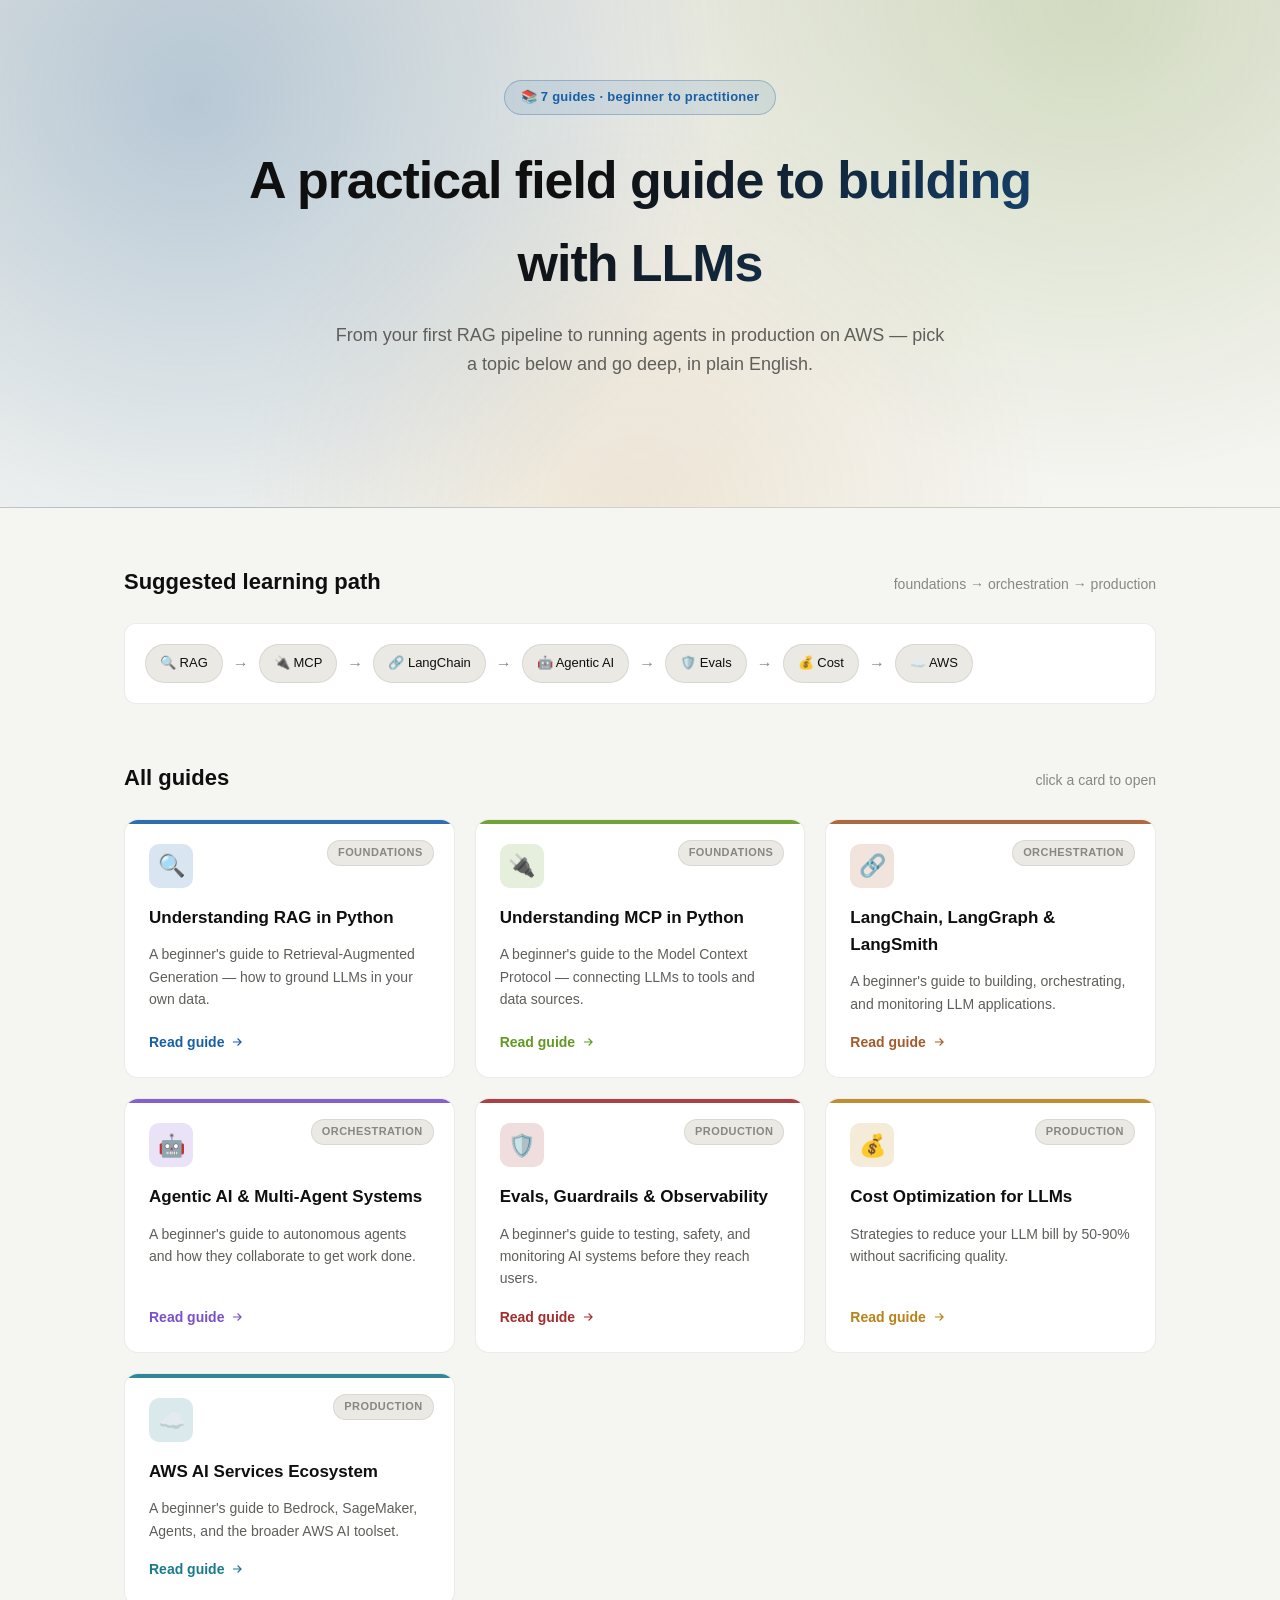
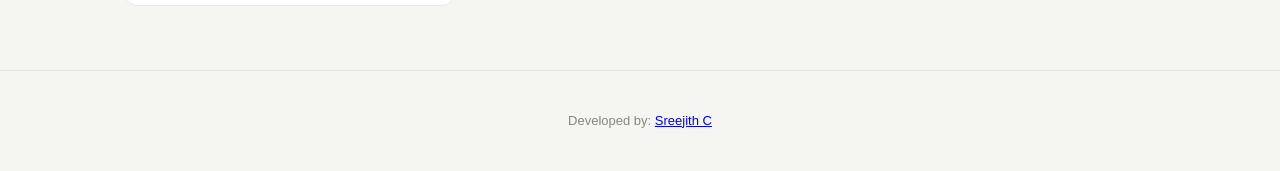
<file: index.html>
<!DOCTYPE html>
<html lang="en">
<head>
<meta charset="UTF-8">
<meta name="viewport" content="width=device-width, initial-scale=1.0">
<title>GenAI Guides — A Practical Field Guide to Building with LLMs</title>
<link rel="stylesheet" href="shared.css">
<style>
    /* ---------- Hero ---------- */
    .hero {
        position: relative;
        overflow: hidden;
        padding: 5rem 1.5rem 6rem;
        background:
            radial-gradient(circle at 15% 20%, rgba(24, 95, 165, 0.25), transparent 45%),
            radial-gradient(circle at 85% 0%, rgba(99, 153, 34, 0.18), transparent 40%),
            radial-gradient(circle at 50% 100%, rgba(186, 117, 23, 0.12), transparent 50%),
            linear-gradient(180deg, var(--surface-1) 0%, var(--surface-0) 100%);
        border-bottom: 0.5px solid var(--border);
        text-align: center;
    }

    .eyebrow {
        display: inline-flex;
        align-items: center;
        gap: 8px;
        background: var(--bg-accent);
        color: var(--fill-accent);
        border: 0.5px solid var(--border-accent);
        border-radius: 999px;
        padding: 6px 16px;
        font-size: 13px;
        font-weight: 600;
        letter-spacing: 0.02em;
        margin-bottom: 1.5rem;
    }

    .hero h1 {
        font-size: clamp(32px, 5vw, 52px);
        font-weight: 600;
        letter-spacing: -0.02em;
        max-width: 820px;
        margin: 0 auto 1rem;
        background: linear-gradient(135deg, var(--text-primary) 40%, var(--fill-accent) 120%);
        -webkit-background-clip: text;
        background-clip: text;
        color: transparent;
    }

    .hero p {
        color: var(--text-secondary);
        font-size: clamp(15px, 2vw, 18px);
        max-width: 620px;
        margin: 0 auto 2rem;
    }

    /* ---------- Content ---------- */
    .wrap {
        max-width: 1080px;
        margin: 0 auto;
        padding: 0 1.5rem;
    }

    .section-head {
        display: flex;
        align-items: baseline;
        justify-content: space-between;
        margin: 3.5rem 0 1.5rem;
        flex-wrap: wrap;
        gap: 8px;
    }

    .section-head h2 {
        font-size: 22px;
        font-weight: 600;
    }

    .section-head span {
        color: var(--text-muted);
        font-size: 14px;
    }

    .grid {
        display: grid;
        grid-template-columns: repeat(auto-fill, minmax(300px, 1fr));
        gap: 1.25rem;
        padding-bottom: 4rem;
    }

    .card {
        position: relative;
        display: flex;
        flex-direction: column;
        gap: 0.75rem;
        background: var(--surface-2);
        border: 0.5px solid var(--border);
        border-radius: 14px;
        padding: 1.5rem;
        margin-bottom: 0;
        text-decoration: none;
        color: inherit;
        overflow: hidden;
        transition: transform 0.2s ease, box-shadow 0.2s ease, border-color 0.2s ease;
    }

    .card::before {
        content: "";
        position: absolute;
        inset: 0 0 auto 0;
        height: 4px;
        background: var(--accent, var(--fill-accent));
        opacity: 0.9;
    }

    .card:hover {
        transform: translateY(-4px);
        box-shadow: 0 12px 28px rgba(0, 0, 0, 0.10);
        border-color: var(--border-accent);
    }

    .card-icon {
        width: 44px;
        height: 44px;
        display: flex;
        align-items: center;
        justify-content: center;
        border-radius: 10px;
        font-size: 22px;
        background: color-mix(in srgb, var(--accent, var(--fill-accent)) 16%, transparent);
    }

    .card-tag {
        position: absolute;
        top: 1.25rem;
        right: 1.25rem;
        font-size: 11px;
        font-weight: 600;
        letter-spacing: 0.04em;
        text-transform: uppercase;
        color: var(--text-muted);
        background: var(--surface-1);
        border: 0.5px solid var(--border);
        border-radius: 999px;
        padding: 3px 10px;
    }

    .card h3 {
        font-size: 17px;
        font-weight: 600;
        margin-top: 0.25rem;
    }

    .card p {
        color: var(--text-secondary);
        font-size: 14px;
        flex-grow: 1;
    }

    .card .cta {
        display: inline-flex;
        align-items: center;
        gap: 6px;
        font-size: 14px;
        font-weight: 600;
        color: var(--accent, var(--fill-accent));
        margin-top: 0.25rem;
    }

    .card:hover .cta svg {
        transform: translateX(3px);
    }

    .card .cta svg {
        transition: transform 0.2s ease;
    }

    /* ---------- Path strip ---------- */
    .path-strip {
        display: flex;
        align-items: center;
        gap: 10px;
        overflow-x: auto;
        padding: 1.25rem;
        background: var(--surface-2);
        border: 0.5px solid var(--border);
        border-radius: 12px;
        margin-bottom: 1rem;
    }

    .path-node {
        flex-shrink: 0;
        display: flex;
        align-items: center;
        gap: 8px;
        padding: 8px 14px;
        border-radius: 999px;
        background: var(--surface-1);
        border: 0.5px solid var(--border);
        font-size: 13px;
        font-weight: 500;
        text-decoration: none;
        color: var(--text-primary);
        white-space: nowrap;
        transition: background 0.2s, border-color 0.2s;
    }

    .path-node:hover {
        background: var(--bg-accent);
        border-color: var(--border-accent);
        color: var(--fill-accent);
    }

    .path-arrow {
        flex-shrink: 0;
        color: var(--text-muted);
    }

    /* ---------- Footer ---------- */
    footer {
        border-top: 0.5px solid var(--border);
        padding: 2.5rem 1.5rem;
        text-align: center;
        color: var(--text-muted);
        font-size: 13px;
    }

    @media (max-width: 640px) {
        .hero { padding: 3.5rem 1.25rem 4rem; }
    }
</style>
</head>
<body>

    <section class="hero">
        <div class="eyebrow">📚 7 guides · beginner to practitioner</div>
        <h1>A practical field guide to building with LLMs</h1>
        <p>From your first RAG pipeline to running agents in production on AWS — pick a topic below and go deep, in plain English.</p>
    </section>

    <div class="wrap">

        <div class="section-head">
            <h2>Suggested learning path</h2>
            <span>foundations → orchestration → production</span>
        </div>
        <div class="path-strip">
            <a class="path-node" href="RAG_Python_Beginner_Guide.html">🔍 RAG</a>
            <span class="path-arrow">→</span>
            <a class="path-node" href="MCP_Python_Beginner_Guide.html">🔌 MCP</a>
            <span class="path-arrow">→</span>
            <a class="path-node" href="LangChain_LangGraph_LangSmith_Guide.html">🔗 LangChain</a>
            <span class="path-arrow">→</span>
            <a class="path-node" href="Agentic_AI_MultiAgent_Systems_Guide.html">🤖 Agentic AI</a>
            <span class="path-arrow">→</span>
            <a class="path-node" href="Evals_Guardrails_Observability_Guide.html">🛡️ Evals</a>
            <span class="path-arrow">→</span>
            <a class="path-node" href="Cost_Optimization_for_LLMs_Guide.html">💰 Cost</a>
            <span class="path-arrow">→</span>
            <a class="path-node" href="AWS_AI_Bedrock_SageMaker_Agents_Guide.html">☁️ AWS</a>
        </div>

        <div class="section-head">
            <h2>All guides</h2>
            <span>click a card to open</span>
        </div>
        <div class="grid">

            <a class="card" style="--accent:#185fa5" href="RAG_Python_Beginner_Guide.html">
                <span class="card-tag">Foundations</span>
                <div class="card-icon">🔍</div>
                <h3>Understanding RAG in Python</h3>
                <p>A beginner's guide to Retrieval-Augmented Generation — how to ground LLMs in your own data.</p>
                <span class="cta">Read guide <svg width="14" height="14" viewBox="0 0 24 24" fill="none" stroke="currentColor" stroke-width="2"><path d="M5 12h14M13 6l6 6-6 6"/></svg></span>
            </a>

            <a class="card" style="--accent:#639922" href="MCP_Python_Beginner_Guide.html">
                <span class="card-tag">Foundations</span>
                <div class="card-icon">🔌</div>
                <h3>Understanding MCP in Python</h3>
                <p>A beginner's guide to the Model Context Protocol — connecting LLMs to tools and data sources.</p>
                <span class="cta">Read guide <svg width="14" height="14" viewBox="0 0 24 24" fill="none" stroke="currentColor" stroke-width="2"><path d="M5 12h14M13 6l6 6-6 6"/></svg></span>
            </a>

            <a class="card" style="--accent:#a35a2d" href="LangChain_LangGraph_LangSmith_Guide.html">
                <span class="card-tag">Orchestration</span>
                <div class="card-icon">🔗</div>
                <h3>LangChain, LangGraph & LangSmith</h3>
                <p>A beginner's guide to building, orchestrating, and monitoring LLM applications.</p>
                <span class="cta">Read guide <svg width="14" height="14" viewBox="0 0 24 24" fill="none" stroke="currentColor" stroke-width="2"><path d="M5 12h14M13 6l6 6-6 6"/></svg></span>
            </a>

            <a class="card" style="--accent:#7a4fc9" href="Agentic_AI_MultiAgent_Systems_Guide.html">
                <span class="card-tag">Orchestration</span>
                <div class="card-icon">🤖</div>
                <h3>Agentic AI & Multi-Agent Systems</h3>
                <p>A beginner's guide to autonomous agents and how they collaborate to get work done.</p>
                <span class="cta">Read guide <svg width="14" height="14" viewBox="0 0 24 24" fill="none" stroke="currentColor" stroke-width="2"><path d="M5 12h14M13 6l6 6-6 6"/></svg></span>
            </a>

            <a class="card" style="--accent:#a32d2d" href="Evals_Guardrails_Observability_Guide.html">
                <span class="card-tag">Production</span>
                <div class="card-icon">🛡️</div>
                <h3>Evals, Guardrails & Observability</h3>
                <p>A beginner's guide to testing, safety, and monitoring AI systems before they reach users.</p>
                <span class="cta">Read guide <svg width="14" height="14" viewBox="0 0 24 24" fill="none" stroke="currentColor" stroke-width="2"><path d="M5 12h14M13 6l6 6-6 6"/></svg></span>
            </a>

            <a class="card" style="--accent:#b98217" href="Cost_Optimization_for_LLMs_Guide.html">
                <span class="card-tag">Production</span>
                <div class="card-icon">💰</div>
                <h3>Cost Optimization for LLMs</h3>
                <p>Strategies to reduce your LLM bill by 50-90% without sacrificing quality.</p>
                <span class="cta">Read guide <svg width="14" height="14" viewBox="0 0 24 24" fill="none" stroke="currentColor" stroke-width="2"><path d="M5 12h14M13 6l6 6-6 6"/></svg></span>
            </a>

            <a class="card" style="--accent:#1a7a8c" href="AWS_AI_Bedrock_SageMaker_Agents_Guide.html">
                <span class="card-tag">Production</span>
                <div class="card-icon">☁️</div>
                <h3>AWS AI Services Ecosystem</h3>
                <p>A beginner's guide to Bedrock, SageMaker, Agents, and the broader AWS AI toolset.</p>
                <span class="cta">Read guide <svg width="14" height="14" viewBox="0 0 24 24" fill="none" stroke="currentColor" stroke-width="2"><path d="M5 12h14M13 6l6 6-6 6"/></svg></span>
            </a>

        </div>
    </div>

        <footer>Developed by: <a href="https://www.linkedin.com/in/sreejithc321/" target="_blank" rel="noopener">Sreejith C</a></footer>


</body>
</html>
</file>
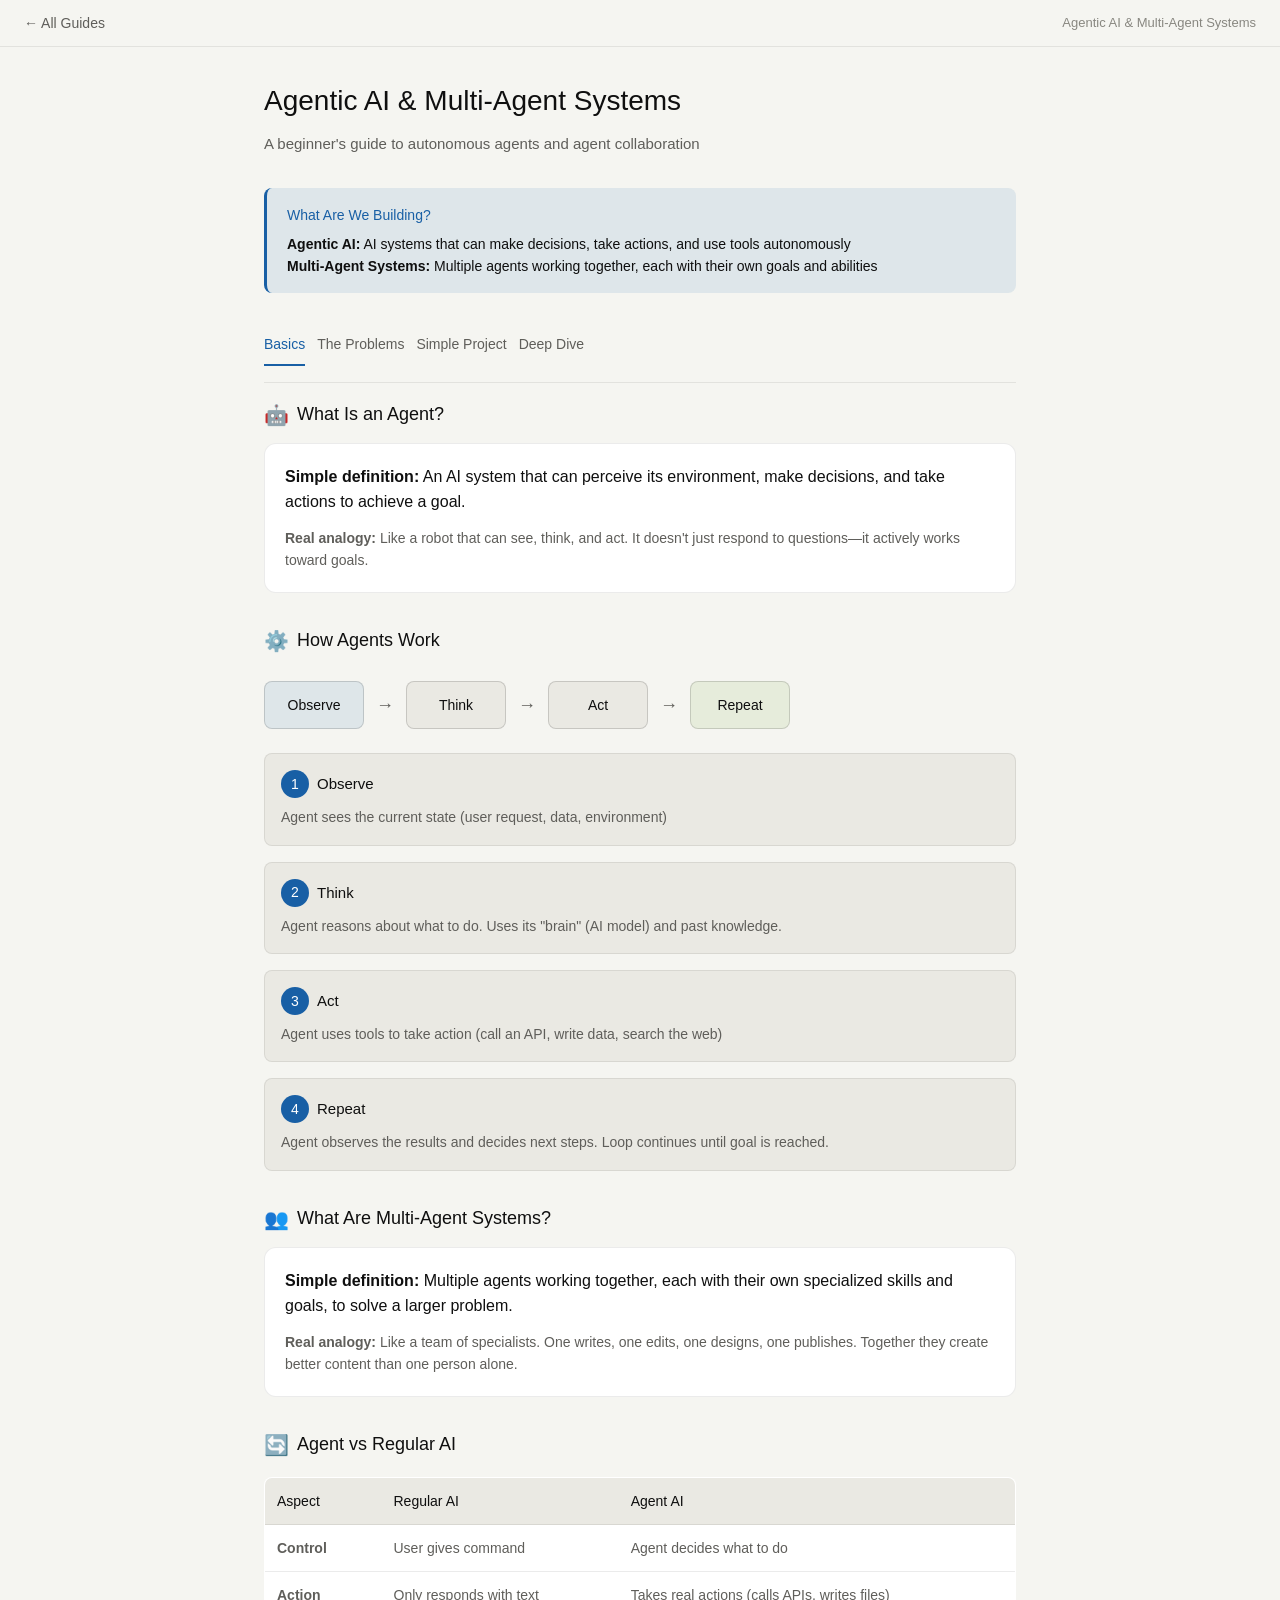
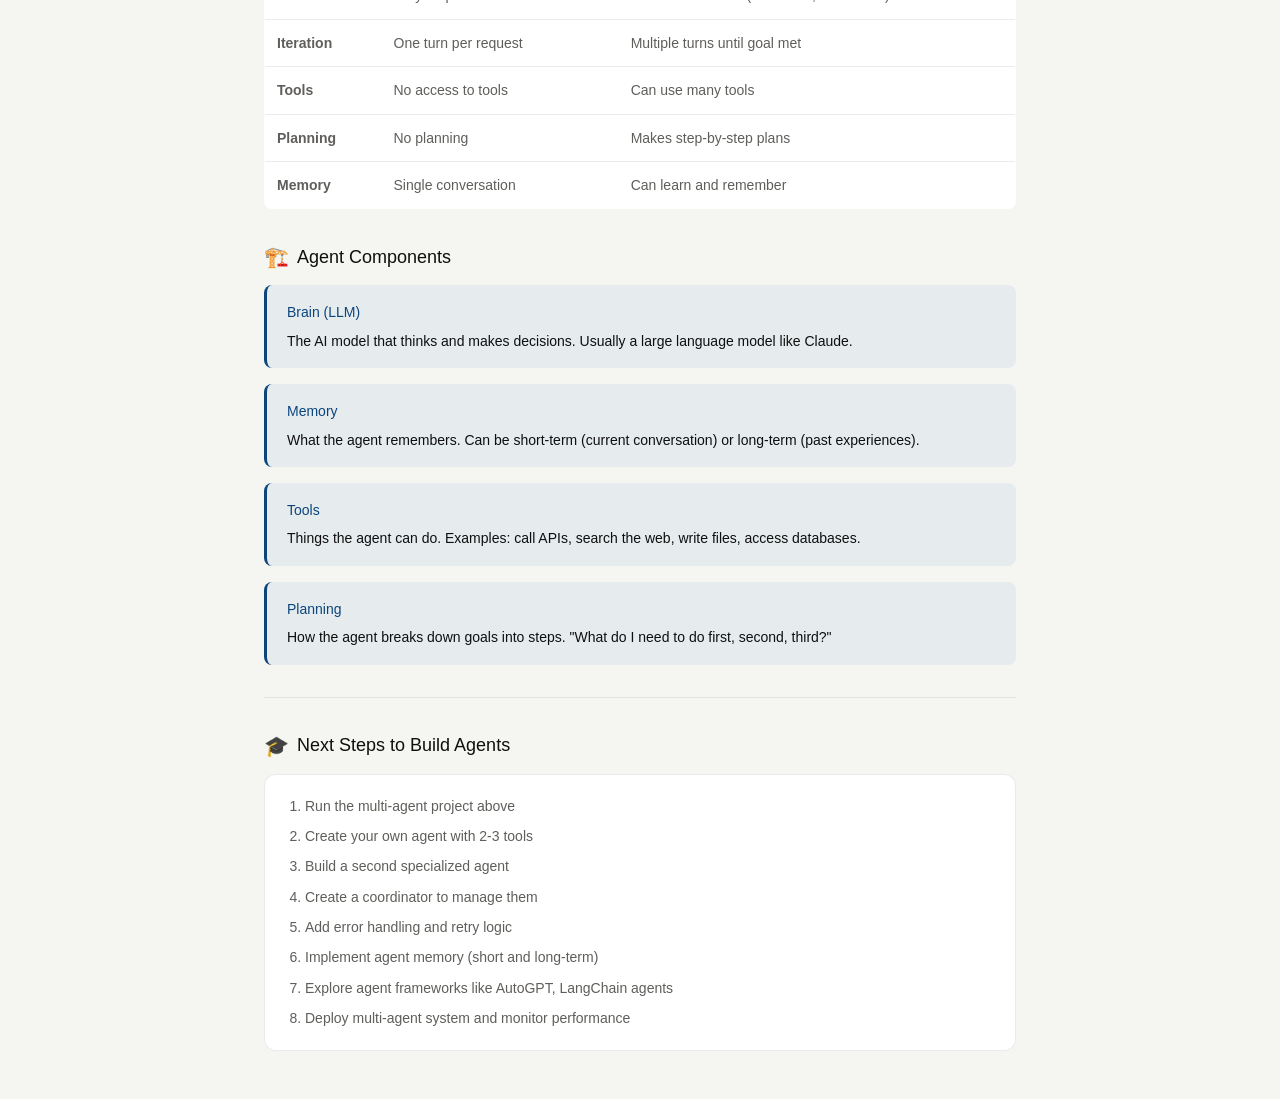
<file: Agentic_AI_MultiAgent_Systems_Guide.html>
<!DOCTYPE html>
<html lang="en">
<head>
    <meta charset="UTF-8">
    <meta name="viewport" content="width=device-width, initial-scale=1.0">
    <title>Agentic AI & Multi-Agent Systems Guide</title>
    <link rel="stylesheet" href="shared.css">
    <style>
        /* Unique to this guide: not used by any other page */
        .agent-box {
            background: var(--bg-info);
            border-left: 3px solid var(--text-info);
            border-radius: 8px;
            padding: 1rem 1.25rem;
            margin-bottom: 1rem;
        }

        .agent-box h3 {
            color: var(--text-info);
            font-size: 14px;
            font-weight: 500;
            margin-bottom: 6px;
        }

        .agent-box p {
            color: var(--text-primary);
            font-size: 14px;
        }
    </style>
</head>
<body>
    <nav class="site-nav">
        <a href="index.html">&larr; All Guides</a>
        <span class="site-nav-current">Agentic AI & Multi-Agent Systems</span>
    </nav>
    <div class="container">
        <h1>Agentic AI & Multi-Agent Systems</h1>
        <p class="subtitle">A beginner's guide to autonomous agents and agent collaboration</p>
        
        <div class="concept-box">
            <h3>What Are We Building?</h3>
            <p><strong>Agentic AI:</strong> AI systems that can make decisions, take actions, and use tools autonomously <br><strong>Multi-Agent Systems:</strong> Multiple agents working together, each with their own goals and abilities</p>
        </div>
        
        <div class="nav-tabs">
            <div class="nav-tab active" onclick="switchTab('basics')">Basics</div>
            <div class="nav-tab" onclick="switchTab('problems')">The Problems</div>
            <div class="nav-tab" onclick="switchTab('project')">Simple Project</div>
            <div class="nav-tab" onclick="switchTab('deep-dive')">Deep Dive</div>
        </div>
        
        <div id="basics-tab" style="display: block;">
            <div class="section">
                <div class="section-title">
                    <span class="section-icon">🤖</span>
                    What Is an Agent?
                </div>
                
                <div class="card">
                    <p><strong>Simple definition:</strong> An AI system that can perceive its environment, make decisions, and take actions to achieve a goal.</p>
                    <p style="margin-top: 12px; color: var(--text-secondary); font-size: 14px;"><strong>Real analogy:</strong> Like a robot that can see, think, and act. It doesn't just respond to questions—it actively works toward goals.</p>
                </div>
            </div>
            
            <div class="section">
                <div class="section-title">
                    <span class="section-icon">⚙️</span>
                    How Agents Work
                </div>
                
                <div class="flow-diagram">
                    <div class="flow-box" style="background: var(--bg-accent);">Observe</div>
                    <div class="flow-arrow">→</div>
                    <div class="flow-box">Think</div>
                    <div class="flow-arrow">→</div>
                    <div class="flow-box">Act</div>
                    <div class="flow-arrow">→</div>
                    <div class="flow-box" style="background: var(--bg-success);">Repeat</div>
                </div>
                
                <div style="margin-top: 24px;">
                    <div class="step-box">
                        <div class="step-title">
                            <span class="step-number">1</span>
                            Observe
                        </div>
                        <div class="step-description">Agent sees the current state (user request, data, environment)</div>
                    </div>
                    
                    <div class="step-box">
                        <div class="step-title">
                            <span class="step-number">2</span>
                            Think
                        </div>
                        <div class="step-description">Agent reasons about what to do. Uses its "brain" (AI model) and past knowledge.</div>
                    </div>
                    
                    <div class="step-box">
                        <div class="step-title">
                            <span class="step-number">3</span>
                            Act
                        </div>
                        <div class="step-description">Agent uses tools to take action (call an API, write data, search the web)</div>
                    </div>
                    
                    <div class="step-box">
                        <div class="step-title">
                            <span class="step-number">4</span>
                            Repeat
                        </div>
                        <div class="step-description">Agent observes the results and decides next steps. Loop continues until goal is reached.</div>
                    </div>
                </div>
            </div>
            
            <div class="section">
                <div class="section-title">
                    <span class="section-icon">👥</span>
                    What Are Multi-Agent Systems?
                </div>
                
                <div class="card">
                    <p><strong>Simple definition:</strong> Multiple agents working together, each with their own specialized skills and goals, to solve a larger problem.</p>
                    <p style="margin-top: 12px; color: var(--text-secondary); font-size: 14px;"><strong>Real analogy:</strong> Like a team of specialists. One writes, one edits, one designs, one publishes. Together they create better content than one person alone.</p>
                </div>
            </div>
            
            <div class="section">
                <div class="section-title">
                    <span class="section-icon">🔄</span>
                    Agent vs Regular AI
                </div>
                
                <table class="comparison-table">
                    <thead>
                        <tr>
                            <th>Aspect</th>
                            <th>Regular AI</th>
                            <th>Agent AI</th>
                        </tr>
                    </thead>
                    <tbody>
                        <tr>
                            <td><strong>Control</strong></td>
                            <td>User gives command</td>
                            <td>Agent decides what to do</td>
                        </tr>
                        <tr>
                            <td><strong>Action</strong></td>
                            <td>Only responds with text</td>
                            <td>Takes real actions (calls APIs, writes files)</td>
                        </tr>
                        <tr>
                            <td><strong>Iteration</strong></td>
                            <td>One turn per request</td>
                            <td>Multiple turns until goal met</td>
                        </tr>
                        <tr>
                            <td><strong>Tools</strong></td>
                            <td>No access to tools</td>
                            <td>Can use many tools</td>
                        </tr>
                        <tr>
                            <td><strong>Planning</strong></td>
                            <td>No planning</td>
                            <td>Makes step-by-step plans</td>
                        </tr>
                        <tr>
                            <td><strong>Memory</strong></td>
                            <td>Single conversation</td>
                            <td>Can learn and remember</td>
                        </tr>
                    </tbody>
                </table>
            </div>
            
            <div class="section">
                <div class="section-title">
                    <span class="section-icon">🏗️</span>
                    Agent Components
                </div>
                
                <div class="agent-box">
                    <h3>Brain (LLM)</h3>
                    <p>The AI model that thinks and makes decisions. Usually a large language model like Claude.</p>
                </div>
                
                <div class="agent-box">
                    <h3>Memory</h3>
                    <p>What the agent remembers. Can be short-term (current conversation) or long-term (past experiences).</p>
                </div>
                
                <div class="agent-box">
                    <h3>Tools</h3>
                    <p>Things the agent can do. Examples: call APIs, search the web, write files, access databases.</p>
                </div>
                
                <div class="agent-box">
                    <h3>Planning</h3>
                    <p>How the agent breaks down goals into steps. "What do I need to do first, second, third?"</p>
                </div>
            </div>
        </div>
        
        <div id="problems-tab" style="display: none;">
            <div class="section">
                <div class="section-title">
                    <span class="section-icon">❓</span>
                    What Problems Do Agents Solve?
                </div>
                
                <div class="warning-box">
                    <p><strong>Problem 1: Humans have to manage everything</strong><br/>Without agents, you have to tell AI what to do step-by-step. With agents, they figure it out themselves.</p>
                </div>
                
                <div class="warning-box">
                    <p><strong>Problem 2: AI can only talk, not act</strong><br/>Regular AI just gives you suggestions. Agents can actually perform tasks and see results.</p>
                </div>
                
                <div class="warning-box">
                    <p><strong>Problem 3: Complex tasks need specialists</strong><br/>A single person can't do research, write, edit, and design. A team can. Multi-agent systems work like teams.</p>
                </div>
                
                <div class="warning-box">
                    <p><strong>Problem 4: Scaling human work</strong><br/>Agents can work 24/7 on repetitive tasks, freeing humans for creative work.</p>
                </div>
            </div>
            
            <div class="section">
                <div class="section-title">
                    <span class="section-icon">💡</span>
                    Real-World Scenarios
                </div>
                
                <div class="card">
                    <p style="margin-bottom: 12px;"><strong>Scenario 1: Research Paper Writer</strong></p>
                    <p style="color: var(--text-secondary); font-size: 14px;"><strong>Without agents:</strong> You manually: search papers, read them, extract info, write summary, check references</p>
                    <p style="color: var(--text-secondary); font-size: 14px; margin-top: 8px;"><strong>With agents:</strong> Agent autonomously searches, reads, synthesizes, and writes complete paper. You just review.</p>
                </div>
                
                <div class="card">
                    <p style="margin-bottom: 12px;"><strong>Scenario 2: Software Testing</strong></p>
                    <p style="color: var(--text-secondary); font-size: 14px;"><strong>Without agents:</strong> Testers manually click, type, verify each feature. Takes weeks.</p>
                    <p style="color: var(--text-secondary); font-size: 14px; margin-top: 8px;"><strong>With agents:</strong> Multiple test agents run in parallel, testing different scenarios. Completed in hours.</p>
                </div>
                
                <div class="card">
                    <p style="margin-bottom: 12px;"><strong>Scenario 3: Customer Issue Resolution</strong></p>
                    <p style="color: var(--text-secondary); font-size: 14px;"><strong>Without agents:</strong> Each issue needs a human to investigate, research, and solve.</p>
                    <p style="color: var(--text-secondary); font-size: 14px; margin-top: 8px;"><strong>With agents:</strong> Agent investigates, checks knowledge base, calls APIs, and resolves. Escalates only when needed.</p>
                </div>
            </div>
            
            <div class="section">
                <div class="section-title">
                    <span class="section-icon">🤝</span>
                    Why Multi-Agent Systems?
                </div>
                
                <div class="card">
                    <p style="margin-bottom: 12px;"><strong>Specialization:</strong> Each agent is expert at one thing. Researcher agent researches. Writer agent writes. Better results than a generalist.</p>
                    
                    <p style="margin-top: 12px; padding-top: 12px; border-top: 0.5px solid var(--border); margin-bottom: 12px;"><strong>Parallel Work:</strong> Multiple agents work at the same time. 3 agents working in parallel = 3x faster.</p>
                    
                    <p style="margin-top: 12px; padding-top: 12px; border-top: 0.5px solid var(--border); margin-bottom: 12px;"><strong>Redundancy:</strong> If one agent fails, others continue. More robust system.</p>
                    
                    <p style="margin-top: 12px; padding-top: 12px; border-top: 0.5px solid var(--border);"><strong>Complexity:</strong> Break huge problems into smaller ones each agent can handle.</p>
                </div>
            </div>
        </div>
        
        <div id="project-tab" style="display: none;">
            <div class="section">
                <div class="section-title">
                    <span class="section-icon">🚀</span>
                    Simple Project: Multi-Agent Content Creator
                </div>
                
                <p style="color: var(--text-secondary); margin-bottom: 1rem;">We'll build a system where multiple agents collaborate to create a blog post: Research Agent finds information, Writer Agent writes, Editor Agent checks quality.</p>
                
                <div class="concept-box">
                    <h3>Project Goal</h3>
                    <p>Build a 3-agent system where agents autonomously collaborate to create content. Each agent has tools, makes decisions, and passes work to the next agent.</p>
                </div>
            </div>
            
            <div class="section">
                <div class="section-title">
                    <span class="section-icon">📋</span>
                    Step-by-Step Implementation
                </div>
                
                <div class="step-box">
                    <div class="step-title">
                        <span class="step-number">1</span>
                        Install Libraries
                    </div>
                    <div class="step-description">
                        <p>Get the tools you need:</p>
                        <pre>pip install anthropic python-dotenv</pre>
                    </div>
                </div>
                
                <div class="step-box">
                    <div class="step-title">
                        <span class="step-number">2</span>
                        Build Multi-Agent System
                    </div>
                    <div class="step-description">
                        <p>Create <code>content_creation_agents.py</code>:</p>
                        <pre>from anthropic import Anthropic
import json

client = Anthropic()

# ==================== AGENT BASE CLASS ====================
class Agent:
    """Base class for all agents"""
    
    def __init__(self, name, role, tools):
        self.name = name
        self.role = role
        self.tools = tools
        self.conversation_history = []
    
    def think(self, task):
        """Agent thinks about what to do"""
        system_prompt = f"""You are {self.name}, a {self.role}.
        Your tools: {', '.join([t['name'] for t in self.tools])}
        
        Think step-by-step about what to do.
        Be autonomous - make decisions without asking for permission."""
        
        self.conversation_history.append({
            "role": "user",
            "content": task
        })
        
        response = client.messages.create(
            model="claude-opus-4-1",
            max_tokens=1024,
            system=system_prompt,
            messages=self.conversation_history
        )
        
        thought = response.content[0].text
        self.conversation_history.append({
            "role": "assistant",
            "content": thought
        })
        
        return thought
    
    def work(self, task):
        """Agent performs work on the task"""
        print(f"\\n{'='*50}")
        print(f"🤖 {self.name} ({self.role})")
        print(f"{'='*50}")
        
        result = self.think(task)
        print(f"\\n{result}")
        
        return result

# ==================== SPECIALIZED AGENTS ====================
class ResearchAgent(Agent):
    """Gathers information about a topic"""
    
    def __init__(self):
        tools = [
            {"name": "search_web", "description": "Search the internet for information"},
            {"name": "read_sources", "description": "Read articles and extract key points"}
        ]
        super().__init__(
            name="Research Agent",
            role="researcher who finds quality sources and extracts information",
            tools=tools
        )
    
    def research(self, topic):
        """Research a topic and return key findings"""
        print(f"\\n📚 Researching: {topic}")
        
        findings = {
            "topic": topic,
            "key_facts": [
                f"Fact 1 about {topic}: Important information",
                f"Fact 2 about {topic}: More details",
                f"Fact 3 about {topic}: Additional context"
            ],
            "sources": ["source1.com", "source2.com"],
            "summary": f"Research on {topic} completed with {3} key findings"
        }
        
        return self.work(f"Research this topic and find key information: {topic}")

class WriterAgent(Agent):
    """Writes the actual content"""
    
    def __init__(self):
        tools = [
            {"name": "write_content", "description": "Write high-quality content"},
            {"name": "format_markdown", "description": "Format content as markdown"}
        ]
        super().__init__(
            name="Writer Agent",
            role="professional writer who creates engaging content",
            tools=tools
        )
    
    def write(self, topic, research):
        """Write content based on research"""
        print(f"\\n✍️ Writing content about: {topic}")
        
        task = f"""Write a blog post about {topic}.
        Based on this research: {research[:200]}...
        
        Make it engaging, well-structured, and informative."""
        
        return self.work(task)

class EditorAgent(Agent):
    """Reviews and improves content"""
    
    def __init__(self):
        tools = [
            {"name": "check_grammar", "description": "Check grammar and spelling"},
            {"name": "improve_clarity", "description": "Improve writing clarity"}
        ]
        super().__init__(
            name="Editor Agent",
            role="professional editor who ensures high quality",
            tools=tools
        )
    
    def edit(self, content):
        """Review and improve content"""
        print(f"\\n📝 Editing content")
        
        task = f"""Review this content and suggest improvements:
        {content[:300]}...
        
        Check for:
        - Grammar and spelling
        - Clarity and flow
        - Structure and organization
        - Engagement level"""
        
        return self.work(task)

# ==================== AGENT COORDINATOR ====================
class AgentCoordinator:
    """Manages multiple agents and their collaboration"""
    
    def __init__(self):
        self.research_agent = ResearchAgent()
        self.writer_agent = WriterAgent()
        self.editor_agent = EditorAgent()
        self.workflow_log = []
    
    def create_content(self, topic):
        """Coordinate agents to create content"""
        print(f"\\n{'#'*60}")
        print(f"# CONTENT CREATION WORKFLOW FOR: {topic}")
        print(f"{'#'*60}")
        
        # Step 1: Research
        print("\\n📊 PHASE 1: RESEARCH")
        research = self.research_agent.research(topic)
        self.workflow_log.append({"phase": "research", "output": research[:100]})
        
        # Step 2: Write
        print("\\n📊 PHASE 2: WRITING")
        content = self.writer_agent.write(topic, research)
        self.workflow_log.append({"phase": "writing", "output": content[:100]})
        
        # Step 3: Edit
        print("\\n📊 PHASE 3: EDITING")
        final = self.editor_agent.edit(content)
        self.workflow_log.append({"phase": "editing", "output": final[:100]})
        
        # Summary
        print(f"\\n{'='*60}")
        print(f"✅ CONTENT CREATION COMPLETE")
        print(f"{'='*60}")
        print(f"Topic: {topic}")
        print(f"Agents involved: Research, Writer, Editor")
        print(f"Workflow phases: {len(self.workflow_log)}")
        
        return {
            "topic": topic,
            "workflow": self.workflow_log,
            "status": "completed"
        }

# ==================== MAIN ====================
if __name__ == "__main__":
    print("\\n🤖 Multi-Agent Content Creation System\\n")
    
    coordinator = AgentCoordinator()
    
    # Create content on a topic
    result = coordinator.create_content("Artificial Intelligence in Healthcare")
    
    print(f"\\n📊 FINAL RESULT: {json.dumps(result, indent=2)}")</pre>
                    </div>
                </div>
                
                <div class="step-box">
                    <div class="step-title">
                        <span class="step-number">3</span>
                        Run Your Multi-Agent System
                    </div>
                    <div class="step-description">
                        <p>Set your API key and run:</p>
                        <pre>export ANTHROPIC_API_KEY="your-key"
python content_creation_agents.py</pre>
                        <p style="margin-top: 12px;"><strong>You'll see:</strong></p>
                        <div class="example-output">🤖 Multi-Agent Content Creation System

============================================================
# CONTENT CREATION WORKFLOW FOR: Artificial Intelligence in Healthcare
============================================================

📊 PHASE 1: RESEARCH
==================================================
🤖 Research Agent (researcher)
==================================================

Research findings on AI in healthcare:
- Machine learning improves diagnosis accuracy
- AI reduces administrative burden on doctors
- Ethical considerations around data privacy

📊 PHASE 2: WRITING
==================================================
🤖 Writer Agent (writer)
==================================================

Blog Post: AI in Healthcare
AI is transforming healthcare by...

📊 PHASE 3: EDITING
==================================================
🤖 Editor Agent (editor)
==================================================

Editing review:
- Grammar: Good
- Clarity: Excellent
- Structure: Well-organized

✅ CONTENT CREATION COMPLETE
============================================================</div>
                    </div>
                </div>
            </div>
            
            <div class="section">
                <div class="section-title">
                    <span class="section-icon">🎯</span>
                    What Just Happened?
                </div>
                
                <div class="card">
                    <p style="margin-bottom: 12px;"><strong>Agent Specialization:</strong> Each agent had a specific role and skills. Research agent knows how to research. Writer knows how to write.</p>
                    
                    <p style="margin-top: 12px; padding-top: 12px; border-top: 0.5px solid var(--border); margin-bottom: 12px;"><strong>Autonomy:</strong> Each agent made decisions about how to do its job. No micromanagement needed.</p>
                    
                    <p style="margin-top: 12px; padding-top: 12px; border-top: 0.5px solid var(--border); margin-bottom: 12px;"><strong>Collaboration:</strong> Coordinator passed work between agents. Output of one became input for the next.</p>
                    
                    <p style="margin-top: 12px; padding-top: 12px; border-top: 0.5px solid var(--border);"><strong>Quality:</strong> Because each agent focused on one thing, the result is better than a single generalist could produce.</p>
                </div>
            </div>
        </div>
        
        <div id="deep-dive-tab" style="display: none;">
            <div class="section">
                <div class="section-title">
                    <span class="section-icon">🔍</span>
                    Understanding Agent Architecture
                </div>
                
                <div class="card">
                    <p style="margin-bottom: 12px;"><strong>An agent is a loop:</strong></p>
                    <div class="architecture-box">
┌─────────────────────────────────┐
│  1. Agent sees current state     │
├─────────────────────────────────┤
│  2. Agent decides what to do     │
├─────────────────────────────────┤
│  3. Agent acts (uses tools)      │
├─────────────────────────────────┤
│  4. Agent observes result        │
├─────────────────────────────────┤
│  5. Repeat until goal achieved   │
└─────────────────────────────────┘
                    </div>
                    <p style="color: var(--text-secondary); font-size: 14px; margin-top: 12px;">This loop repeats until the agent achieves its goal or runs out of attempts.</p>
                </div>
            </div>
            
            <div class="section">
                <div class="section-title">
                    <span class="section-icon">🧩</span>
                    Core Patterns
                </div>
                
                <div class="collapsible" onclick="toggleCollapsible(this)">
                    <span>Agentic Loop (ReAct Pattern)</span>
                    <span class="collapsible-icon">›</span>
                </div>
                <div class="content">
                    <div class="content-inner">
                        <p><strong>ReAct = Reasoning + Acting</strong></p>
                        <p style="color: var(--text-secondary); font-size: 14px; margin-top: 8px;">Agent alternates between thinking and acting.</p>
                        
                        <pre>Thought: "I need to find the current weather"
Action: Call weather API
Observation: "Temperature is 72°F"
Thought: "Good, now I can give the user the answer"
Action: Return answer to user</pre>
                    </div>
                </div>
                
                <div class="collapsible" onclick="toggleCollapsible(this)" style="margin-top: 12px;">
                    <span>Planning (Chain-of-Thought)</span>
                    <span class="collapsible-icon">›</span>
                </div>
                <div class="content">
                    <div class="content-inner">
                        <p><strong>Agents break goals into steps</strong></p>
                        <p style="color: var(--text-secondary); font-size: 14px; margin-top: 8px;">Instead of jumping to action, agent plans first.</p>
                        
                        <pre>Goal: Write a research paper
Plan:
  1. Search for papers on topic
  2. Read and summarize key papers
  3. Identify gaps in research
  4. Write introduction
  5. Write methodology
  6. Write results
  7. Write conclusion
  8. Format and cite</pre>
                        <p style="color: var(--text-secondary); font-size: 14px; margin-top: 12px;">Then executes each step in order.</p>
                    </div>
                </div>
                
                <div class="collapsible" onclick="toggleCollapsible(this)" style="margin-top: 12px;">
                    <span>Tool Use</span>
                    <span class="collapsible-icon">›</span>
                </div>
                <div class="content">
                    <div class="content-inner">
                        <p><strong>Agents decide which tools to use</strong></p>
                        <p style="color: var(--text-secondary); font-size: 14px; margin-top: 8px;">Like you would reach for a hammer or screwdriver depending on the job.</p>
                        
                        <pre>Available tools:
- search_web() - Search the internet
- read_file() - Read local files
- call_api() - Call external APIs
- write_file() - Save data

Agent: "I need to search for information"
Agent: uses search_web()

Agent: "Now I need to save this"
Agent: uses write_file()</pre>
                    </div>
                </div>
                
                <div class="collapsible" onclick="toggleCollapsible(this)" style="margin-top: 12px;">
                    <span>Memory Types</span>
                    <span class="collapsible-icon">›</span>
                </div>
                <div class="content">
                    <div class="content-inner">
                        <p><strong>Short-term memory:</strong> Current conversation context. Helps agent remember what's happening now.</p>
                        <p style="color: var(--text-secondary); font-size: 14px; margin-bottom: 12px;">Lasts: One session</p>
                        
                        <p><strong>Long-term memory:</strong> Past experiences and knowledge. Helps agent learn from what happened before.</p>
                        <p style="color: var(--text-secondary); font-size: 14px; margin-bottom: 12px;">Lasts: Across sessions, stored in database</p>
                        
                        <p><strong>Working memory:</strong> Current task context. What am I working on right now?</p>
                        <p style="color: var(--text-secondary); font-size: 14px;">Lasts: Duration of current task</p>
                    </div>
                </div>
            </div>
            
            <div class="section">
                <div class="section-title">
                    <span class="section-icon">👥</span>
                    Multi-Agent Patterns
                </div>
                
                <div class="collapsible" onclick="toggleCollapsible(this)">
                    <span>Sequential Collaboration</span>
                    <span class="collapsible-icon">›</span>
                </div>
                <div class="content">
                    <div class="content-inner">
                        <p><strong>Agents work one after another</strong></p>
                        <p style="color: var(--text-secondary); font-size: 14px; margin-top: 8px;">Output of agent 1 → Input for agent 2 → etc.</p>
                        
                        <pre>Researcher writes report
         ↓
Editor improves it
         ↓
Designer adds visuals
         ↓
Publisher publishes it</pre>
                        
                        <p style="color: var(--text-secondary); font-size: 14px; margin-top: 12px;"><strong>Good for:</strong> Pipelines, workflows, assembly lines</p>
                    </div>
                </div>
                
                <div class="collapsible" onclick="toggleCollapsible(this)" style="margin-top: 12px;">
                    <span>Parallel Collaboration</span>
                    <span class="collapsible-icon">›</span>
                </div>
                <div class="content">
                    <div class="content-inner">
                        <p><strong>Agents work at the same time</strong></p>
                        <p style="color: var(--text-secondary); font-size: 14px; margin-top: 8px;">All start with same task, work independently, combine results.</p>
                        
                        <pre>Agent 1 → Analyzes data
Agent 2 → Finds patterns
Agent 3 → Checks quality
Agent 4 → Writes report
All work simultaneously!</pre>
                        
                        <p style="color: var(--text-secondary); font-size: 14px; margin-top: 12px;"><strong>Good for:</strong> Fast processing, independent subtasks</p>
                    </div>
                </div>
                
                <div class="collapsible" onclick="toggleCollapsible(this)" style="margin-top: 12px;">
                    <span>Hierarchical Collaboration</span>
                    <span class="collapsible-icon">›</span>
                </div>
                <div class="content">
                    <div class="content-inner">
                        <p><strong>Agents organized in hierarchy</strong></p>
                        <p style="color: var(--text-secondary); font-size: 14px; margin-top: 8px;">Manager agent delegates to worker agents.</p>
                        
                        <pre>Manager Agent (CEO)
    ├── Research Team Lead
    │   ├── Web Searcher Agent
    │   └── Paper Reader Agent
    ├── Writing Team Lead
    │   ├── Outline Agent
    │   └── Content Agent
    └── Quality Team Lead
        ├── Grammar Checker Agent
        └── Fact Checker Agent</pre>
                        
                        <p style="color: var(--text-secondary); font-size: 14px; margin-top: 12px;"><strong>Good for:</strong> Large teams, complex organization</p>
                    </div>
                </div>
            </div>
            
            <div class="section">
                <div class="section-title">
                    <span class="section-icon">🛠️</span>
                    Building Effective Agents
                </div>
                
                <div class="collapsible" onclick="toggleCollapsible(this)">
                    <span>Tool Design</span>
                    <span class="collapsible-icon">›</span>
                </div>
                <div class="content">
                    <div class="content-inner">
                        <p><strong>Good tool design:</strong></p>
                        <ul style="margin-left: 20px; color: var(--text-secondary); font-size: 14px; margin-top: 8px;">
                            <li>Clear name: "search_web" not "do_stuff"</li>
                            <li>Clear description: Agent understands what it does</li>
                            <li>Clear inputs/outputs: Agent knows what to pass</li>
                            <li>Clear errors: Agent knows when it fails</li>
                        </ul>
                        
                        <p style="margin-top: 12px;"><strong>Bad tool:</strong></p>
                        <pre>def tool(x):
    # Do something
    return result</pre>
                        
                        <p style="margin-top: 12px;"><strong>Good tool:</strong></p>
                        <pre>def search_web(query: str) -> dict:
    """Search the web for information.
    
    Args:
        query: What to search for
        
    Returns:
        dict with keys: results (list), count (int)
    """
    # Implementation
    return {"results": [...], "count": 3}</pre>
                    </div>
                </div>
                
                <div class="collapsible" onclick="toggleCollapsible(this)" style="margin-top: 12px;">
                    <span>Prompt Engineering for Agents</span>
                    <span class="collapsible-icon">›</span>
                </div>
                <div class="content">
                    <div class="content-inner">
                        <p style="margin-bottom: 12px;"><strong>Be specific about agent behavior:</strong></p>
                        <pre>You are a research agent. Your job is to:
1. Search for reliable sources
2. Read and extract key information
3. Synthesize findings into insights
4. Report with citations

You have access to:
- search_web() - Search the internet
- read_url() - Read web pages

Think through each step carefully.
Check facts before reporting them.</pre>
                        
                        <p style="margin-top: 12px;"><strong>Give examples:</strong></p>
                        <pre>Example 1:
Input: "What is quantum computing?"
You should: Search for information, read sources,
synthesize into clear explanation
Output: Detailed explanation with sources</pre>
                    </div>
                </div>
                
                <div class="collapsible" onclick="toggleCollapsible(this)" style="margin-top: 12px;">
                    <span>Error Handling</span>
                    <span class="collapsible-icon">›</span>
                </div>
                <div class="content">
                    <div class="content-inner">
                        <p style="margin-bottom: 12px;"><strong>Agents need to handle failures:</strong></p>
                        <ul style="margin-left: 20px; color: var(--text-secondary); font-size: 14px;">
                            <li>Tool fails (API down) - Retry or use alternative</li>
                            <li>Tool returns bad data - Validate and try again</li>
                            <li>Agent gets stuck - Set max attempts limit</li>
                            <li>Conflicting goals - Escalate to human</li>
                        </ul>
                        
                        <p style="margin-top: 12px;"><strong>Pattern:</strong></p>
                        <pre>max_attempts = 3
current_attempt = 0

while current_attempt < max_attempts:
    try:
        result = agent.work()
        if result_is_good(result):
            return result
    except AgentError:
        current_attempt += 1
        
if current_attempt >= max_attempts:
    escalate_to_human()</pre>
                    </div>
                </div>
                
                <div class="collapsible" onclick="toggleCollapsible(this)" style="margin-top: 12px;">
                    <span>Agent Communication</span>
                    <span class="collapsible-icon">›</span>
                </div>
                <div class="content">
                    <div class="content-inner">
                        <p style="margin-bottom: 12px;"><strong>How agents pass information:</strong></p>
                        
                        <p><strong>1. Direct Message</strong></p>
                        <p style="color: var(--text-secondary); font-size: 14px;">Agent 1 sends result directly to Agent 2</p>
                        
                        <p style="margin-top: 8px;"><strong>2. Shared Queue</strong></p>
                        <p style="color: var(--text-secondary); font-size: 14px;">Agents put work in shared queue, others pick it up</p>
                        
                        <p style="margin-top: 8px;"><strong>3. Coordinator</strong></p>
                        <p style="color: var(--text-secondary); font-size: 14px;">Manager agent routes information between workers</p>
                        
                        <p style="margin-top: 8px;"><strong>4. Shared State</strong></p>
                        <p style="color: var(--text-secondary); font-size: 14px;">All agents can read/write to shared database</p>
                    </div>
                </div>
            </div>
            
            <div class="section">
                <div class="section-title">
                    <span class="section-icon">🌍</span>
                    Real-World Applications
                </div>
                
                <div class="card">
                    <p style="margin-bottom: 12px;"><strong>Software Development:</strong> Agent team designs, codes, tests, and deploys software automatically</p>
                    
                    <p style="margin-top: 12px; padding-top: 12px; border-top: 0.5px solid var(--border); margin-bottom: 12px;"><strong>Scientific Research:</strong> Agents literature review, design experiments, analyze data, write papers</p>
                    
                    <p style="margin-top: 12px; padding-top: 12px; border-top: 0.5px solid var(--border); margin-bottom: 12px;"><strong>Business Operations:</strong> Agents handle customer service, process invoices, manage inventory, create reports</p>
                    
                    <p style="margin-top: 12px; padding-top: 12px; border-top: 0.5px solid var(--border); margin-bottom: 12px;"><strong>Content Creation:</strong> Agents research topics, write drafts, edit, fact-check, optimize for SEO</p>
                    
                    <p style="margin-top: 12px; padding-top: 12px; border-top: 0.5px solid var(--border);">
                    <strong>Data Analysis:</strong> Agents collect data, clean it, analyze, find patterns, generate insights</p>
                </div>
            </div>
            
            <div class="section">
                <div class="section-title">
                    <span class="section-icon">⚠️</span>
                    Challenges & Best Practices
                </div>
                
                <div class="collapsible" onclick="toggleCollapsible(this)">
                    <span>Challenge: Agents Getting Stuck</span>
                    <span class="collapsible-icon">›</span>
                </div>
                <div class="content">
                    <div class="content-inner">
                        <p><strong>Problem:</strong> Agent loops forever, taking same action repeatedly.</p>
                        <p style="color: var(--text-secondary); font-size: 14px; margin-top: 8px;"><strong>Solution:</strong> Set max iterations limit. Track what's been tried. Provide new information or tools.</p>
                    </div>
                </div>
                
                <div class="collapsible" onclick="toggleCollapsible(this)" style="margin-top: 12px;">
                    <span>Challenge: Hallucinations in Agents</span>
                    <span class="collapsible-icon">›</span>
                </div>
                <div class="content">
                    <div class="content-inner">
                        <p><strong>Problem:</strong> Agent makes up facts instead of using tools.</p>
                        <p style="color: var(--text-secondary); font-size: 14px; margin-top: 8px;"><strong>Solution:</strong> Require agents to use tools for factual queries. Validate tool outputs. Use RAG for grounding.</p>
                    </div>
                </div>
                
                <div class="collapsible" onclick="toggleCollapsible(this)" style="margin-top: 12px;">
                    <span>Challenge: Cost Control</span>
                    <span class="collapsible-icon">›</span>
                </div>
                <div class="content">
                    <div class="content-inner">
                        <p><strong>Problem:</strong> Agents make many API calls, costs add up fast.</p>
                        <p style="color: var(--text-secondary); font-size: 14px; margin-top: 8px;"><strong>Solution:</strong> Set budget limits. Cache tool results. Use cheaper models for simple tasks. Monitor costs closely.</p>
                    </div>
                </div>
                
                <div class="collapsible" onclick="toggleCollapsible(this)" style="margin-top: 12px;">
                    <span>Challenge: Agent Coordination</span>
                    <span class="collapsible-icon">›</span>
                </div>
                <div class="content">
                    <div class="content-inner">
                        <p><strong>Problem:</strong> Multiple agents conflict or duplicate work.</p>
                        <p style="color: var(--text-secondary); font-size: 14px; margin-top: 8px;"><strong>Solution:</strong> Use coordinator agent. Assign clear roles. Use shared state to prevent duplication.</p>
                    </div>
                </div>
            </div>
            
            <div class="section">
                <div class="section-title">
                    <span class="section-icon">❓</span>
                    Common Questions
                </div>
                
                <div class="collapsible" onclick="toggleCollapsible(this)">
                    <span>How is an agent different from function calling?</span>
                    <span class="collapsible-icon">›</span>
                </div>
                <div class="content">
                    <div class="content-inner">
                        <p><strong>Function calling:</strong> You decide which function to call. AI just picks which one.</p>
                        <p style="color: var(--text-secondary); font-size: 14px; margin-bottom: 12px;">Example: "Call search_web" or "call read_file"</p>
                        
                        <p><strong>Agent:</strong> AI decides what to do AND how many times. It loops until goal is reached.</p>
                        <p style="color: var(--text-secondary); font-size: 14px;">Example: Agent autonomously searches, reads, analyzes, decides to search again</p>
                    </div>
                </div>
                
                <div class="collapsible" onclick="toggleCollapsible(this)" style="margin-top: 12px;">
                    <span>How many agents should I use?</span>
                    <span class="collapsible-icon">›</span>
                </div>
                <div class="content">
                    <div class="content-inner">
                        <p><strong>Start with 1-2 agents.</strong> Add more as needed.</p>
                        <p style="color: var(--text-secondary); font-size: 14px; margin-top: 8px;">More agents = more complex, harder to debug. Keep it simple.</p>
                        <p style="color: var(--text-secondary); font-size: 14px; margin-top: 8px;">Sweet spot: 3-5 specialized agents working together.</p>
                    </div>
                </div>
                
                <div class="collapsible" onclick="toggleCollapsible(this)" style="margin-top: 12px;">
                    <span>Are agents safer than regular AI?</span>
                    <span class="collapsible-icon">›</span>
                </div>
                <div class="content">
                    <div class="content-inner">
                        <p><strong>Not automatically.</strong> In fact, agents are riskier because they take actions.</p>
                        <p style="color: var(--text-secondary); font-size: 14px; margin-top: 8px;">A bad agent could delete files, spend money, or send wrong emails.</p>
                        <p style="color: var(--text-secondary); font-size: 14px; margin-top: 8px;">Solution: Careful guardrails on what agents can do. Human review for important actions.</p>
                    </div>
                </div>
                
                <div class="collapsible" onclick="toggleCollapsible(this)" style="margin-top: 12px;">
                    <span>Can I use the same agent for different tasks?</span>
                    <span class="collapsible-icon">›</span>
                </div>
                <div class="content">
                    <div class="content-inner">
                        <p><strong>Yes, but not ideal.</strong> Generalist agents are less effective than specialists.</p>
                        <p style="color: var(--text-secondary); font-size: 14px; margin-top: 8px;">One agent doing research, writing, editing, and designing? Not great at any of them.</p>
                        <p style="color: var(--text-secondary); font-size: 14px; margin-top: 8px;">Better: Specialize agents. Research agent only researches. Writer agent only writes.</p>
                    </div>
                </div>
            </div>
        </div>
        
        <div style="margin-top: 2rem; padding-top: 2rem; border-top: 0.5px solid var(--border);">
            <div class="section-title">
                <span class="section-icon">🎓</span>
                Next Steps to Build Agents
            </div>
            <div class="card">
                <ol style="padding-left: 20px; color: var(--text-secondary); font-size: 14px;">
                    <li style="margin-bottom: 8px;">Run the multi-agent project above</li>
                    <li style="margin-bottom: 8px;">Create your own agent with 2-3 tools</li>
                    <li style="margin-bottom: 8px;">Build a second specialized agent</li>
                    <li style="margin-bottom: 8px;">Create a coordinator to manage them</li>
                    <li style="margin-bottom: 8px;">Add error handling and retry logic</li>
                    <li style="margin-bottom: 8px;">Implement agent memory (short and long-term)</li>
                    <li style="margin-bottom: 8px;">Explore agent frameworks like AutoGPT, LangChain agents</li>
                    <li>Deploy multi-agent system and monitor performance</li>
                </ol>
            </div>
        </div>
    </div>
    
    <script>
        function switchTab(tab) {
            // Hide all tabs
            document.getElementById('basics-tab').style.display = 'none';
            document.getElementById('problems-tab').style.display = 'none';
            document.getElementById('project-tab').style.display = 'none';
            document.getElementById('deep-dive-tab').style.display = 'none';
            
            // Show selected tab
            document.getElementById(tab + '-tab').style.display = 'block';
            
            // Update nav buttons
            document.querySelectorAll('.nav-tab').forEach(btn => {
                btn.classList.remove('active');
            });
            event.target.classList.add('active');
            
            // Scroll to top
            window.scrollTo(0, 0);
        }
        
        function toggleCollapsible(element) {
            const collapsible = element;
            const content = element.nextElementSibling;
            
            collapsible.classList.toggle('active');
            content.classList.toggle('active');
        }
    </script>
</body>
</html>
</file>
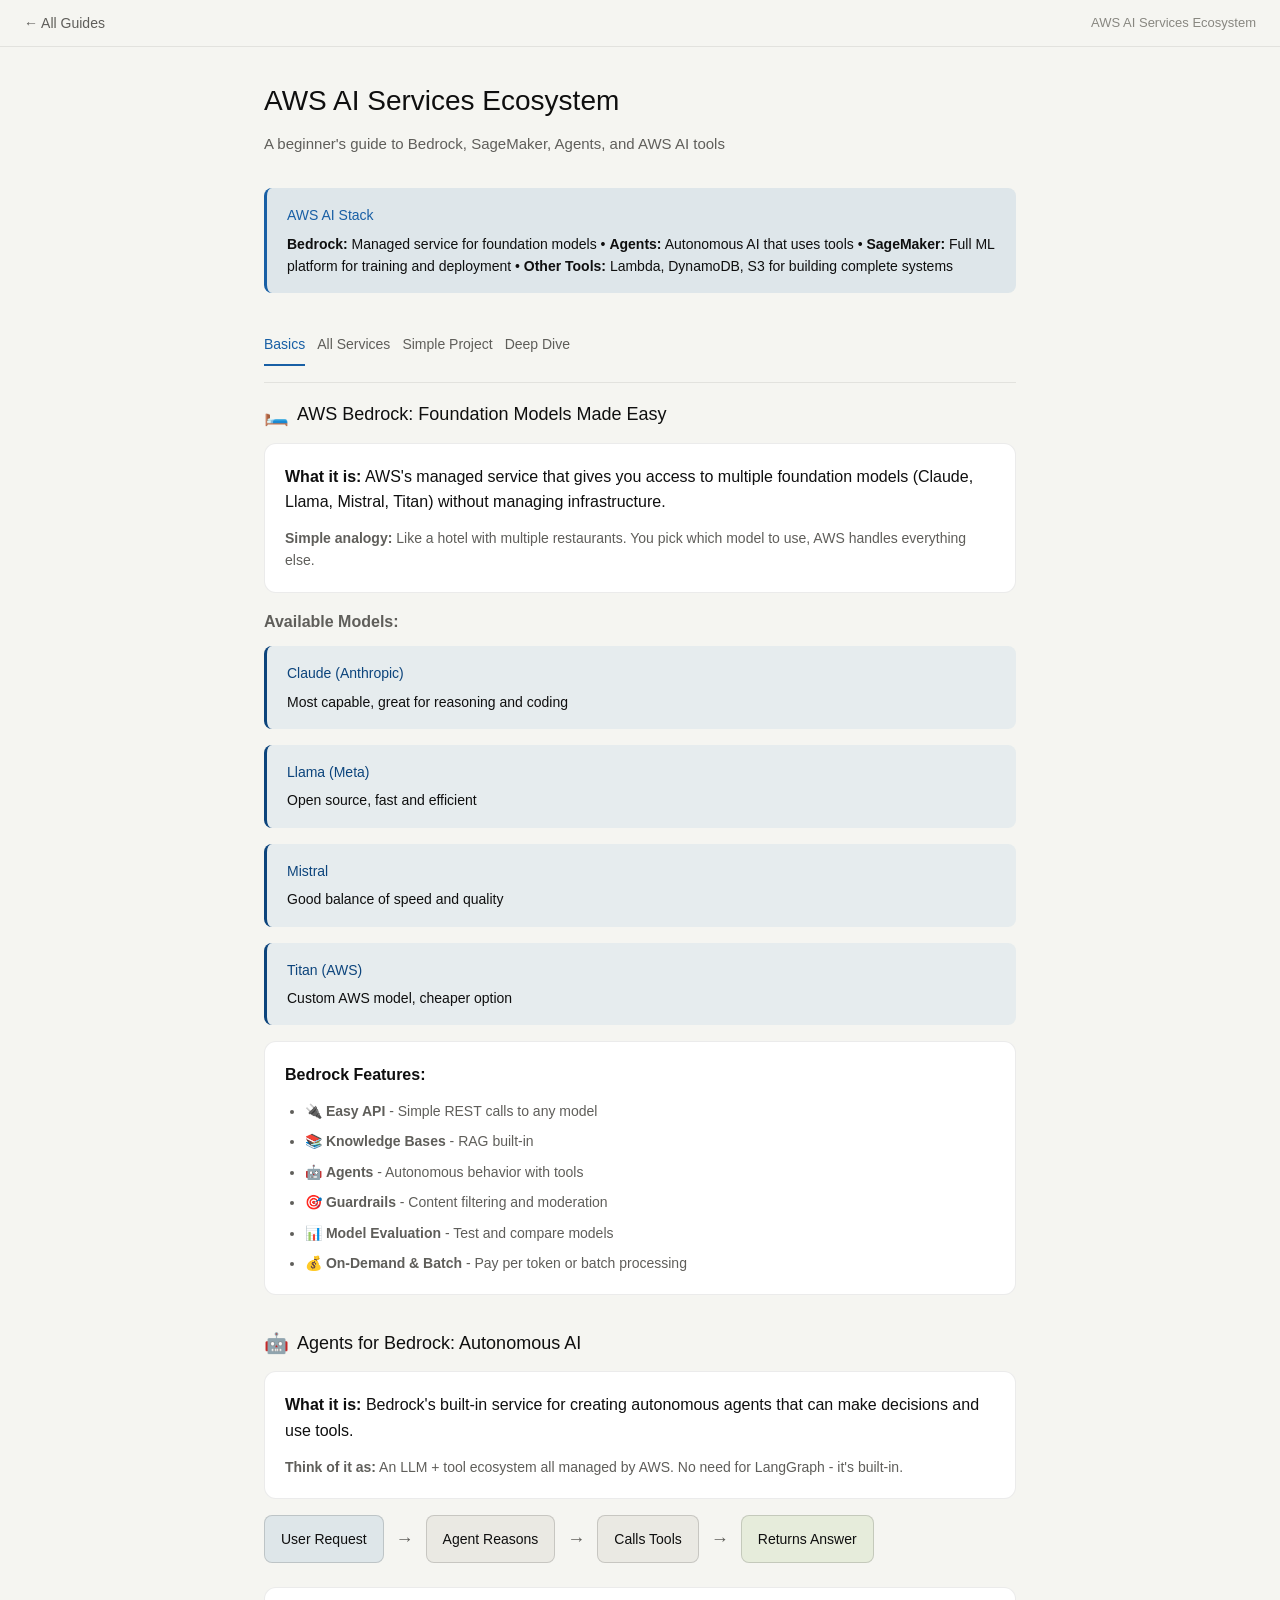
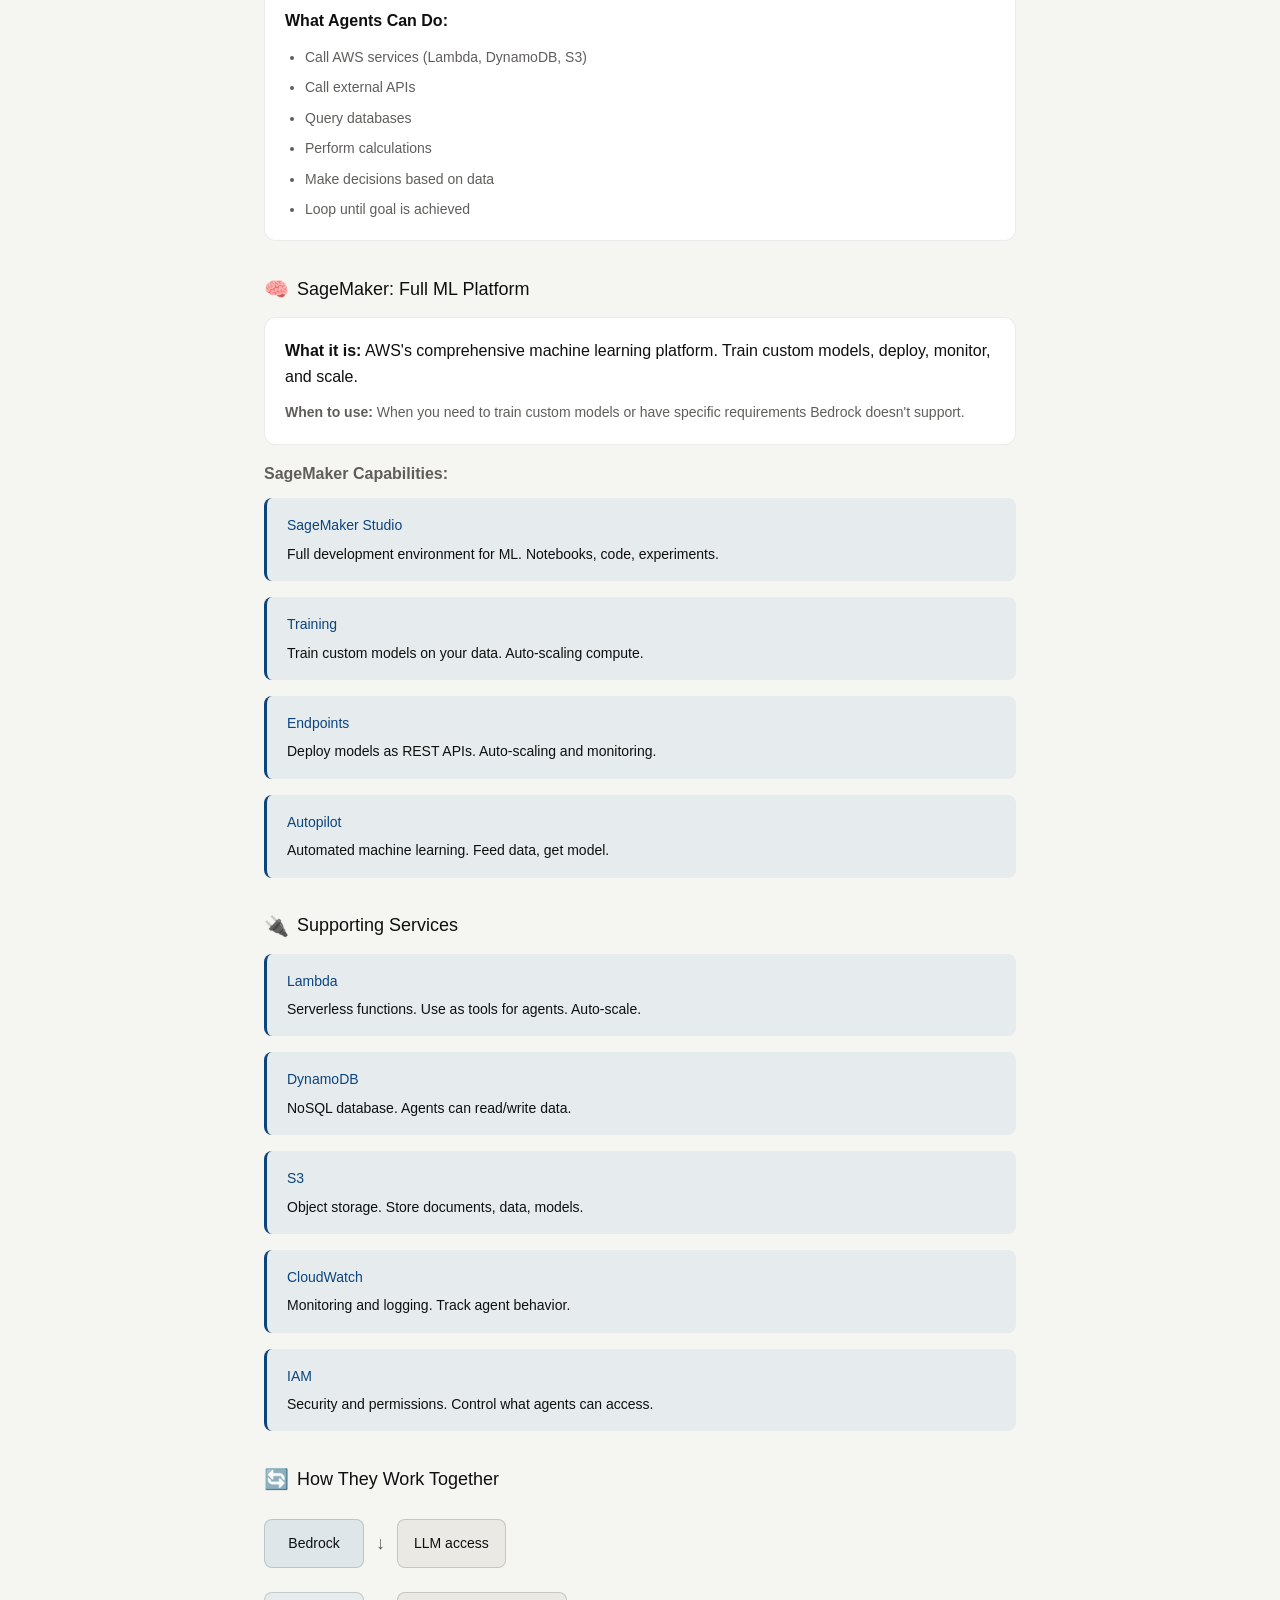
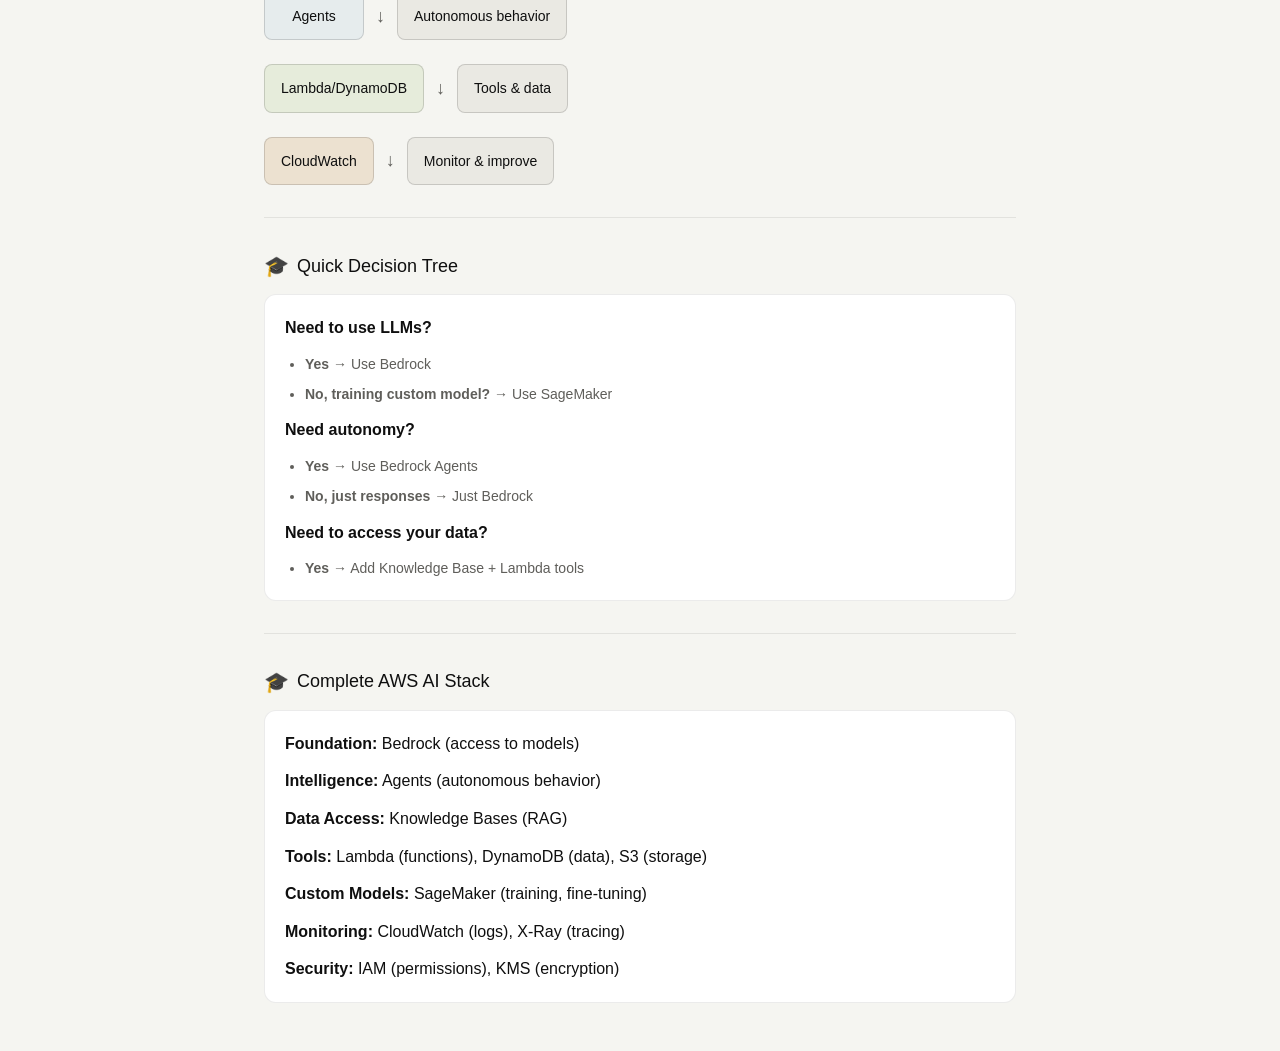
<file: AWS_AI_Bedrock_SageMaker_Agents_Guide.html>
<!DOCTYPE html>
<html lang="en">
<head>
    <meta charset="UTF-8">
    <meta name="viewport" content="width=device-width, initial-scale=1.0">
    <title>AWS AI: Bedrock, SageMaker & Agents Guide</title>
    <link rel="stylesheet" href="shared.css">
    <style>
        /* Unique to this guide: not used by any other page */
        .aws-service {
            background: var(--bg-info);
            border-left: 3px solid var(--text-info);
            border-radius: 8px;
            padding: 1rem 1.25rem;
            margin-bottom: 1rem;
        }

        .aws-service h3 {
            color: var(--text-info);
            font-size: 14px;
            font-weight: 500;
            margin-bottom: 6px;
        }

        .aws-service p {
            color: var(--text-primary);
            font-size: 14px;
        }

        /* This guide's collapsibles hold more content than the shared default */
        .content.active {
            max-height: 4500px;
        }
    </style>
</head>
<body>
    <nav class="site-nav">
        <a href="index.html">&larr; All Guides</a>
        <span class="site-nav-current">AWS AI Services Ecosystem</span>
    </nav>
    <div class="container">
        <h1>AWS AI Services Ecosystem</h1>
        <p class="subtitle">A beginner's guide to Bedrock, SageMaker, Agents, and AWS AI tools</p>
        
        <div class="concept-box">
            <h3>AWS AI Stack</h3>
            <p><strong>Bedrock:</strong> Managed service for foundation models • <strong>Agents:</strong> Autonomous AI that uses tools • <strong>SageMaker:</strong> Full ML platform for training and deployment • <strong>Other Tools:</strong> Lambda, DynamoDB, S3 for building complete systems</p>
        </div>
        
        <div class="nav-tabs">
            <div class="nav-tab active" onclick="switchTab('basics')">Basics</div>
            <div class="nav-tab" onclick="switchTab('services')">All Services</div>
            <div class="nav-tab" onclick="switchTab('project')">Simple Project</div>
            <div class="nav-tab" onclick="switchTab('deep-dive')">Deep Dive</div>
        </div>
        
        <div id="basics-tab" style="display: block;">
            <div class="section">
                <div class="section-title">
                    <span class="section-icon">🛏️</span>
                    AWS Bedrock: Foundation Models Made Easy
                </div>
                
                <div class="card">
                    <p><strong>What it is:</strong> AWS's managed service that gives you access to multiple foundation models (Claude, Llama, Mistral, Titan) without managing infrastructure.</p>
                    <p style="margin-top: 12px; color: var(--text-secondary); font-size: 14px;"><strong>Simple analogy:</strong> Like a hotel with multiple restaurants. You pick which model to use, AWS handles everything else.</p>
                </div>
                
                <div style="margin-top: 16px;">
                    <p style="color: var(--text-secondary); margin-bottom: 12px;"><strong>Available Models:</strong></p>
                    
                    <div class="aws-service">
                        <h3>Claude (Anthropic)</h3>
                        <p>Most capable, great for reasoning and coding</p>
                    </div>
                    
                    <div class="aws-service">
                        <h3>Llama (Meta)</h3>
                        <p>Open source, fast and efficient</p>
                    </div>
                    
                    <div class="aws-service">
                        <h3>Mistral</h3>
                        <p>Good balance of speed and quality</p>
                    </div>
                    
                    <div class="aws-service">
                        <h3>Titan (AWS)</h3>
                        <p>Custom AWS model, cheaper option</p>
                    </div>
                </div>
                
                <div class="card" style="margin-top: 16px;">
                    <p style="margin-bottom: 12px;"><strong>Bedrock Features:</strong></p>
                    <ul style="margin-left: 20px; color: var(--text-secondary); font-size: 14px;">
                        <li style="margin-bottom: 8px;">🔌 <strong>Easy API</strong> - Simple REST calls to any model</li>
                        <li style="margin-bottom: 8px;">📚 <strong>Knowledge Bases</strong> - RAG built-in</li>
                        <li style="margin-bottom: 8px;">🤖 <strong>Agents</strong> - Autonomous behavior with tools</li>
                        <li style="margin-bottom: 8px;">🎯 <strong>Guardrails</strong> - Content filtering and moderation</li>
                        <li style="margin-bottom: 8px;">📊 <strong>Model Evaluation</strong> - Test and compare models</li>
                        <li>💰 <strong>On-Demand & Batch</strong> - Pay per token or batch processing</li>
                    </ul>
                </div>
            </div>
            
            <div class="section">
                <div class="section-title">
                    <span class="section-icon">🤖</span>
                    Agents for Bedrock: Autonomous AI
                </div>
                
                <div class="card">
                    <p><strong>What it is:</strong> Bedrock's built-in service for creating autonomous agents that can make decisions and use tools.</p>
                    <p style="margin-top: 12px; color: var(--text-secondary); font-size: 14px;"><strong>Think of it as:</strong> An LLM + tool ecosystem all managed by AWS. No need for LangGraph - it's built-in.</p>
                </div>
                
                <div class="flow-diagram" style="margin-top: 16px;">
                    <div class="flow-box" style="background: var(--bg-accent);">User Request</div>
                    <div class="flow-arrow">→</div>
                    <div class="flow-box">Agent Reasons</div>
                    <div class="flow-arrow">→</div>
                    <div class="flow-box">Calls Tools</div>
                    <div class="flow-arrow">→</div>
                    <div class="flow-box" style="background: var(--bg-success);">Returns Answer</div>
                </div>
                
                <div class="card" style="margin-top: 16px;">
                    <p style="margin-bottom: 12px;"><strong>What Agents Can Do:</strong></p>
                    <ul style="margin-left: 20px; color: var(--text-secondary); font-size: 14px;">
                        <li style="margin-bottom: 8px;">Call AWS services (Lambda, DynamoDB, S3)</li>
                        <li style="margin-bottom: 8px;">Call external APIs</li>
                        <li style="margin-bottom: 8px;">Query databases</li>
                        <li style="margin-bottom: 8px;">Perform calculations</li>
                        <li style="margin-bottom: 8px;">Make decisions based on data</li>
                        <li>Loop until goal is achieved</li>
                    </ul>
                </div>
            </div>
            
            <div class="section">
                <div class="section-title">
                    <span class="section-icon">🧠</span>
                    SageMaker: Full ML Platform
                </div>
                
                <div class="card">
                    <p><strong>What it is:</strong> AWS's comprehensive machine learning platform. Train custom models, deploy, monitor, and scale.</p>
                    <p style="margin-top: 12px; color: var(--text-secondary); font-size: 14px;"><strong>When to use:</strong> When you need to train custom models or have specific requirements Bedrock doesn't support.</p>
                </div>
                
                <div style="margin-top: 16px;">
                    <p style="color: var(--text-secondary); margin-bottom: 12px;"><strong>SageMaker Capabilities:</strong></p>
                    
                    <div class="aws-service">
                        <h3>SageMaker Studio</h3>
                        <p>Full development environment for ML. Notebooks, code, experiments.</p>
                    </div>
                    
                    <div class="aws-service">
                        <h3>Training</h3>
                        <p>Train custom models on your data. Auto-scaling compute.</p>
                    </div>
                    
                    <div class="aws-service">
                        <h3>Endpoints</h3>
                        <p>Deploy models as REST APIs. Auto-scaling and monitoring.</p>
                    </div>
                    
                    <div class="aws-service">
                        <h3>Autopilot</h3>
                        <p>Automated machine learning. Feed data, get model.</p>
                    </div>
                </div>
            </div>
            
            <div class="section">
                <div class="section-title">
                    <span class="section-icon">🔌</span>
                    Supporting Services
                </div>
                
                <div class="aws-service">
                    <h3>Lambda</h3>
                    <p>Serverless functions. Use as tools for agents. Auto-scale.</p>
                </div>
                
                <div class="aws-service">
                    <h3>DynamoDB</h3>
                    <p>NoSQL database. Agents can read/write data.</p>
                </div>
                
                <div class="aws-service">
                    <h3>S3</h3>
                    <p>Object storage. Store documents, data, models.</p>
                </div>
                
                <div class="aws-service">
                    <h3>CloudWatch</h3>
                    <p>Monitoring and logging. Track agent behavior.</p>
                </div>
                
                <div class="aws-service">
                    <h3>IAM</h3>
                    <p>Security and permissions. Control what agents can access.</p>
                </div>
            </div>
            
            <div class="section">
                <div class="section-title">
                    <span class="section-icon">🔄</span>
                    How They Work Together
                </div>
                
                <div class="flow-diagram">
                    <div class="flow-box" style="background: var(--bg-accent);">Bedrock</div>
                    <div class="flow-arrow">↓</div>
                    <div class="flow-box">LLM access</div>
                </div>
                
                <div class="flow-diagram">
                    <div class="flow-box" style="background: var(--bg-info);">Agents</div>
                    <div class="flow-arrow">↓</div>
                    <div class="flow-box">Autonomous behavior</div>
                </div>
                
                <div class="flow-diagram">
                    <div class="flow-box" style="background: var(--bg-success);">Lambda/DynamoDB</div>
                    <div class="flow-arrow">↓</div>
                    <div class="flow-box">Tools & data</div>
                </div>
                
                <div class="flow-diagram">
                    <div class="flow-box" style="background: var(--bg-warning);">CloudWatch</div>
                    <div class="flow-arrow">↓</div>
                    <div class="flow-box">Monitor & improve</div>
                </div>
            </div>
        </div>
        
        <div id="services-tab" style="display: none;">
            <div class="section">
                <div class="section-title">
                    <span class="section-icon">📋</span>
                    AWS AI Services Comparison
                </div>
                
                <table class="comparison-table">
                    <thead>
                        <tr>
                            <th>Service</th>
                            <th>Purpose</th>
                            <th>When to Use</th>
                            <th>Complexity</th>
                        </tr>
                    </thead>
                    <tbody>
                        <tr>
                            <td><strong>Bedrock</strong></td>
                            <td>Access foundation models</td>
                            <td>Quick LLM integration</td>
                            <td>Low</td>
                        </tr>
                        <tr>
                            <td><strong>Agents</strong></td>
                            <td>Autonomous AI with tools</td>
                            <td>Need autonomous behavior</td>
                            <td>Medium</td>
                        </tr>
                        <tr>
                            <td><strong>SageMaker</strong></td>
                            <td>Train custom models</td>
                            <td>Need custom ML models</td>
                            <td>High</td>
                        </tr>
                        <tr>
                            <td><strong>Lambda</strong></td>
                            <td>Serverless functions</td>
                            <td>Agent tools, automation</td>
                            <td>Medium</td>
                        </tr>
                        <tr>
                            <td><strong>DynamoDB</strong></td>
                            <td>NoSQL database</td>
                            <td>Agent needs to store data</td>
                            <td>Low</td>
                        </tr>
                        <tr>
                            <td><strong>S3</strong></td>
                            <td>Object storage</td>
                            <td>Store documents, models</td>
                            <td>Low</td>
                        </tr>
                        <tr>
                            <td><strong>CloudWatch</strong></td>
                            <td>Monitoring</td>
                            <td>Track agent performance</td>
                            <td>Low</td>
                        </tr>
                    </tbody>
                </table>
            </div>
            
            <div class="section">
                <div class="section-title">
                    <span class="section-icon">🎯</span>
                    Service Details & Use Cases
                </div>
                
                <div class="collapsible" onclick="toggleCollapsible(this)">
                    <span>Bedrock in Detail</span>
                    <span class="collapsible-icon">›</span>
                </div>
                <div class="content">
                    <div class="content-inner">
                        <p style="margin-bottom: 12px;"><strong>What you pay for:</strong> Input and output tokens (per million)</p>
                        
                        <p style="margin-bottom: 12px;"><strong>Models available:</strong></p>
                        <ul style="margin-left: 20px; color: var(--text-secondary); font-size: 14px;">
                            <li>Claude 3.5 Sonnet (Most capable)</li>
                            <li>Claude 3 Opus (Best reasoning)</li>
                            <li>Llama 3 (Fast, open source)</li>
                            <li>Mistral (Good balance)</li>
                            <li>Titan Text (AWS native)</li>
                        </ul>
                        
                        <p style="margin-top: 12px; margin-bottom: 12px;"><strong>Key feature: Knowledge Bases</strong></p>
                        <p style="color: var(--text-secondary); font-size: 14px;">Upload documents → Bedrock handles RAG automatically. Query your docs with any model.</p>
                        
                        <p style="margin-top: 12px; margin-bottom: 12px;"><strong>Key feature: Guardrails</strong></p>
                        <p style="color: var(--text-secondary); font-size: 14px;">Filter harmful content. Define sensitive topics. Block certain outputs.</p>
                    </div>
                </div>
                
                <div class="collapsible" onclick="toggleCollapsible(this)" style="margin-top: 12px;">
                    <span>Agents for Bedrock in Detail</span>
                    <span class="collapsible-icon">›</span>
                </div>
                <div class="content">
                    <div class="content-inner">
                        <p style="margin-bottom: 12px;"><strong>How it works:</strong></p>
                        <ol style="margin-left: 20px; color: var(--text-secondary); font-size: 14px;">
                            <li style="margin-bottom: 8px;">Define tools (what agent can do)</li>
                            <li style="margin-bottom: 8px;">Create agent (specify model and tools)</li>
                            <li style="margin-bottom: 8px;">Invoke agent (pass task)</li>
                            <li>Agent autonomously uses tools until done</li>
                        </ol>
                        
                        <p style="margin-top: 12px; margin-bottom: 12px;"><strong>Tool types:</strong></p>
                        <ul style="margin-left: 20px; color: var(--text-secondary); font-size: 14px;">
                            <li>AWS service tools (Lambda, DynamoDB, S3)</li>
                            <li>API tools (Call any REST API)</li>
                            <li>Database tools (Query databases)</li>
                            <li>Custom tools (Your functions)</li>
                        </ul>
                        
                        <p style="margin-top: 12px; margin-bottom: 12px;"><strong>Pricing:</strong> Per invocation + tokens used</p>
                        
                        <p style="color: var(--text-secondary); font-size: 14px;">Agent handles looping automatically. You only pay for tokens used.</p>
                    </div>
                </div>
                
                <div class="collapsible" onclick="toggleCollapsible(this)" style="margin-top: 12px;">
                    <span>SageMaker in Detail</span>
                    <span class="collapsible-icon">›</span>
                </div>
                <div class="content">
                    <div class="content-inner">
                        <p style="margin-bottom: 12px;"><strong>Use SageMaker if:</strong></p>
                        <ul style="margin-left: 20px; color: var(--text-secondary); font-size: 14px;">
                            <li>Training custom models on proprietary data</li>
                            <li>Need fine-tuning of foundation models</li>
                            <li>Building ML pipelines</li>
                            <li>Need A/B testing and model comparison</li>
                            <li>Have regulatory requirements</li>
                        </ul>
                        
                        <p style="margin-top: 12px; margin-bottom: 12px;"><strong>SageMaker Components:</strong></p>
                        <ul style="margin-left: 20px; color: var(--text-secondary); font-size: 14px;">
                            <li><strong>Studio:</strong> Jupyter notebook environment</li>
                            <li><strong>Training Jobs:</strong> Run on managed infrastructure</li>
                            <li><strong>Processing Jobs:</strong> Data processing at scale</li>
                            <li><strong>Endpoints:</strong> Deploy as REST API</li>
                            <li><strong>Pipelines:</strong> Automate ML workflows</li>
                        </ul>
                        
                        <p style="margin-top: 12px; margin-bottom: 12px;"><strong>Pricing:</strong> Per compute hour + storage</p>
                        
                        <p style="color: var(--text-secondary); font-size: 14px;">More expensive than Bedrock but full control over training and deployment</p>
                    </div>
                </div>
                
                <div class="collapsible" onclick="toggleCollapsible(this)" style="margin-top: 12px;">
                    <span>Supporting AWS Services</span>
                    <span class="collapsible-icon">›</span>
                </div>
                <div class="content">
                    <div class="content-inner">
                        <p style="margin-bottom: 12px;"><strong>AWS Lambda:</strong></p>
                        <p style="color: var(--text-secondary); font-size: 14px; margin-bottom: 12px;">Serverless functions. Perfect as agent tools. Auto-scales. Pay per execution.</p>
                        
                        <p style="margin-bottom: 12px;"><strong>DynamoDB:</strong></p>
                        <p style="color: var(--text-secondary); font-size: 14px; margin-bottom: 12px;">NoSQL database. Agents can read/write. Fast, scalable. Per-request billing.</p>
                        
                        <p style="margin-bottom: 12px;"><strong>S3:</strong></p>
                        <p style="color: var(--text-secondary); font-size: 14px; margin-bottom: 12px;">Object storage. Store documents for RAG. Models. Data. Pay per GB stored.</p>
                        
                        <p style="margin-bottom: 12px;"><strong>CloudWatch:</strong></p>
                        <p style="color: var(--text-secondary); font-size: 14px; margin-bottom: 12px;">Monitoring and logging. See agent actions. Track performance. Debug issues.</p>
                        
                        <p style="margin-bottom: 12px;"><strong>IAM:</strong></p>
                        <p style="color: var(--text-secondary); font-size: 14px;">Access control. Define what agents can do. Security best practice.</p>
                    </div>
                </div>
            </div>
        </div>
        
        <div id="project-tab" style="display: none;">
            <div class="section">
                <div class="section-title">
                    <span class="section-icon">🚀</span>
                    Simple Project: Expense Analyzer Agent
                </div>
                
                <p style="color: var(--text-secondary); margin-bottom: 1rem;">Build an agent that analyzes business expenses, stores them in DynamoDB, and provides insights. Uses Bedrock for intelligence.</p>
                
                <div class="concept-box">
                    <h3>Project Goal</h3>
                    <p>Create an AWS Agent that can store expenses, categorize them, and provide spending analysis. Use Bedrock for intelligence, Lambda for tools, DynamoDB for storage.</p>
                </div>
            </div>
            
            <div class="section">
                <div class="section-title">
                    <span class="section-icon">📋</span>
                    Step-by-Step Implementation
                </div>
                
                <div class="step-box">
                    <div class="step-title">
                        <span class="step-number">1</span>
                        Install AWS Libraries
                    </div>
                    <div class="step-description">
                        <p>Get the SDK:</p>
                        <pre>pip install boto3 python-dotenv</pre>
                    </div>
                </div>
                
                <div class="step-box">
                    <div class="step-title">
                        <span class="step-number">2</span>
                        Set Up AWS Credentials
                    </div>
                    <div class="step-description">
                        <p>Configure AWS CLI:</p>
                        <pre>aws configure
# Enter: Access Key ID, Secret Key, Region (us-east-1)</pre>
                        <p style="margin-top: 12px; color: var(--text-secondary); font-size: 14px;">Or set environment variables:</p>
                        <pre>export AWS_ACCESS_KEY_ID="your-key"
export AWS_SECRET_ACCESS_KEY="your-secret"
export AWS_DEFAULT_REGION="us-east-1"</pre>
                    </div>
                </div>
                
                <div class="step-box">
                    <div class="step-title">
                        <span class="step-number">3</span>
                        Build Agent System
                    </div>
                    <div class="step-description">
                        <p>Create <code>expense_agent.py</code>:</p>
                        <pre>import boto3
import json
from datetime import datetime
import re

# ==================== AWS CLIENTS ====================
bedrock = boto3.client('bedrock-runtime', region_name='us-east-1')
dynamodb = boto3.resource('dynamodb', region_name='us-east-1')

# Table name
TABLE_NAME = 'expenses'

# Create table if needed (run once)
def create_table():
    """Create DynamoDB table for expenses"""
    try:
        table = dynamodb.create_table(
            TableName=TABLE_NAME,
            KeySchema=[
                {'AttributeName': 'expense_id', 'KeyType': 'HASH'}
            ],
            AttributeDefinitions=[
                {'AttributeName': 'expense_id', 'AttributeType': 'S'}
            ],
            BillingMode='PAY_PER_REQUEST'
        )
        table.wait_until_exists()
        print(f"✅ Table {TABLE_NAME} created")
    except Exception as e:
        print(f"⚠️ Table already exists or error: {e}")

# ==================== TOOLS ====================
class ExpenseTools:
    """Tools that the agent can use"""
    
    @staticmethod
    def add_expense(amount: float, category: str, description: str) -> dict:
        """Add expense to DynamoDB"""
        expense_id = f"exp_{datetime.now().timestamp()}"
        
        table = dynamodb.Table(TABLE_NAME)
        table.put_item(Item={
            'expense_id': expense_id,
            'amount': amount,
            'category': category,
            'description': description,
            'date': datetime.now().isoformat()
        })
        
        return {
            "success": True,
            "expense_id": expense_id,
            "message": f"Added ${amount} expense for {category}"
        }
    
    @staticmethod
    def get_expenses() -> dict:
        """Get all expenses from DynamoDB"""
        table = dynamodb.Table(TABLE_NAME)
        response = table.scan()
        items = response.get('Items', [])
        
        total = sum(item.get('amount', 0) for item in items)
        
        return {
            "success": True,
            "expenses": items,
            "count": len(items),
            "total": total
        }
    
    @staticmethod
    def analyze_expenses() -> dict:
        """Analyze spending by category"""
        table = dynamodb.Table(TABLE_NAME)
        response = table.scan()
        items = response.get('Items', [])
        
        # Group by category
        by_category = {}
        for item in items:
            cat = item.get('category', 'Other')
            amt = item.get('amount', 0)
            by_category[cat] = by_category.get(cat, 0) + amt
        
        return {
            "success": True,
            "by_category": by_category,
            "highest_category": max(by_category, key=by_category.get) if by_category else "None"
        }

# ==================== AGENT ====================
class ExpenseAgent:
    """Simple expense agent using Bedrock"""
    
    def __init__(self):
        self.tools = {
            "add_expense": ExpenseTools.add_expense,
            "get_expenses": ExpenseTools.get_expenses,
            "analyze_expenses": ExpenseTools.analyze_expenses
        }
        self.conversation = []
    
    def call_bedrock(self, prompt: str) -> str:
        """Call Claude via Bedrock"""
        self.conversation.append({
            "role": "user",
            "content": prompt
        })
        
        # Create system prompt that tells Claude about available tools
        system_prompt = """You are an expense manager agent. You help track and analyze expenses.

Available tools:
1. add_expense(amount, category, description) - Add a new expense
2. get_expenses() - See all expenses
3. analyze_expenses() - Get spending analysis by category

When user asks about expenses, use these tools to help them.
After using a tool, explain the results to the user.
Output format: First, show what tool you'll use. Then execute it.
Format: <tool_name: add_expense, amount: 50, category: food, description: lunch>"""
        
        response = bedrock.invoke_model(
            modelId='anthropic.claude-3-5-sonnet-20241022',
            contentType='application/json',
            accept='application/json',
            body=json.dumps({
                'system': system_prompt,
                'messages': self.conversation,
                'max_tokens': 1024
            })
        )
        
        result = json.loads(response['body'].read().decode())
        assistant_message = result['content'][0]['text']
        
        self.conversation.append({
            "role": "assistant",
            "content": assistant_message
        })
        
        return assistant_message
    
    def process_request(self, user_request: str) -> str:
        """Process user request and execute tools"""
        print(f"\\n👤 User: {user_request}")
        
        # Get Claude's response
        response = self.call_bedrock(user_request)
        print(f"\\n🤖 Agent: {response}")
        
        # Extract and execute tools
        self._execute_tools(response)
        
        return response
    
    def _execute_tools(self, response: str):
        """Parse response and execute tools if mentioned"""
        # Simple parsing for tool calls
        if "add_expense" in response.lower():
            # Extract numbers and text
            numbers = re.findall(r'\\d+(?:\\.\\d+)?', response)
            words = response.split()
            
            if numbers:
                amount = float(numbers[0])
                category = "general"
                description = "expense"
                
                # Try to guess category
                for word in words:
                    if word.lower() in ['food', 'lunch', 'dinner', 'breakfast']:
                        category = "food"
                    elif word.lower() in ['uber', 'taxi', 'flight']:
                        category = "transport"
                
                result = ExpenseTools.add_expense(amount, category, description)
                print(f"   ✅ Tool result: {result['message']}")
        
        elif "get_expenses" in response.lower() or "show expenses" in response.lower():
            result = ExpenseTools.get_expenses()
            print(f"   ✅ Found {result['count']} expenses, total: ${result['total']}")
        
        elif "analyze" in response.lower():
            result = ExpenseTools.analyze_expenses()
            print(f"   ✅ Top category: {result['highest_category']}")

# ==================== MAIN ====================
if __name__ == "__main__":
    print("💰 AWS Bedrock Expense Agent\\n")
    
    # Set up
    create_table()
    
    # Create agent
    agent = ExpenseAgent()
    
    # Test interactions
    requests = [
        "Add a $50 expense for lunch",
        "Add a $100 Uber ride",
        "Show me all my expenses",
        "What category am I spending the most on?"
    ]
    
    for request in requests:
        agent.process_request(request)
        print("-" * 60)
    
    print("\\n✨ Agent completed all tasks!")</pre>
                    </div>
                </div>
                
                <div class="step-box">
                    <div class="step-title">
                        <span class="step-number">4</span>
                        Run Your Agent
                    </div>
                    <div class="step-description">
                        <p>Execute the script:</p>
                        <pre>python expense_agent.py</pre>
                        <p style="margin-top: 12px;"><strong>You'll see:</strong></p>
                        <div class="example-output">💰 AWS Bedrock Expense Agent

✅ Table expenses created

👤 User: Add a $50 expense for lunch
🤖 Agent: I'll add this expense for you.
   ✅ Tool result: Added $50 expense for food

────────────────────────────────────────────────────

👤 User: Add a $100 Uber ride
🤖 Agent: I'll add this transportation expense.
   ✅ Tool result: Added $100 expense for transport

────────────────────────────────────────────────────

👤 User: Show me all my expenses
🤖 Agent: Here are your expenses:
1. $50 for lunch (food)
2. $100 for Uber (transport)
   ✅ Found 2 expenses, total: $150

────────────────────────────────────────────────────

👤 User: What category am I spending the most on?
🤖 Agent: Based on your spending, transport is your highest category at $100
   ✅ Top category: transport

────────────────────────────────────────────────────

✨ Agent completed all tasks!</div>
                    </div>
                </div>
            </div>
        </div>
        
        <div id="deep-dive-tab" style="display: none;">
            <div class="section">
                <div class="section-title">
                    <span class="section-icon">🛏️</span>
                    Bedrock Deep Dive
                </div>
                
                <div class="collapsible" onclick="toggleCollapsible(this)">
                    <span>Model Selection Guide</span>
                    <span class="collapsible-icon">›</span>
                </div>
                <div class="content">
                    <div class="content-inner">
                        <p style="margin-bottom: 12px;"><strong>Claude 3.5 Sonnet:</strong> Best overall. Fast, capable, good for most tasks.</p>
                        
                        <p style="margin-bottom: 12px;"><strong>Claude 3 Opus:</strong> Most capable. Best for complex reasoning and coding. Slower, more expensive.</p>
                        
                        <p style="margin-bottom: 12px;"><strong>Llama 3:</strong> Fast and open source. Good for simple tasks. Cheaper than Claude.</p>
                        
                        <p style="margin-bottom: 12px;"><strong>Mistral:</strong> Good balance. Fast enough for real-time, capable enough for complex tasks.</p>
                        
                        <p style="margin-bottom: 12px;"><strong>Titan Text:</strong> AWS native model. Custom trained. Good for specific AWS use cases.</p>
                        
                        <p style="color: var(--text-secondary); font-size: 14px;"><strong>Decision matrix:</strong></p>
                        <ul style="margin-left: 20px; margin-top: 8px; color: var(--text-secondary); font-size: 14px;">
                            <li>Speed critical? → Llama 3 or Mistral</li>
                            <li>Quality critical? → Claude 3 Opus</li>
                            <li>Cost critical? → Llama 3</li>
                            <li>Balanced? → Claude 3.5 Sonnet (recommended)</li>
                        </ul>
                    </div>
                </div>
                
                <div class="collapsible" onclick="toggleCollapsible(this)" style="margin-top: 12px;">
                    <span>Knowledge Bases (Bedrock RAG)</span>
                    <span class="collapsible-icon">›</span>
                </div>
                <div class="content">
                    <div class="content-inner">
                        <p style="margin-bottom: 12px;"><strong>What it is:</strong> Built-in RAG system. Upload docs → Query with any model.</p>
                        
                        <p style="margin-bottom: 12px;"><strong>How to use:</strong></p>
                        <ol style="margin-left: 20px; color: var(--text-secondary); font-size: 14px;">
                            <li>Create knowledge base in Bedrock console</li>
                            <li>Upload documents (PDFs, docs, web pages)</li>
                            <li>Index documents (automatic)</li>
                            <li>Query using API</li>
                        </ol>
                        
                        <p style="margin-top: 12px; margin-bottom: 12px;"><strong>Supported formats:</strong></p>
                        <p style="color: var(--text-secondary); font-size: 14px;">PDFs, DOCx, TXT, web pages, markdown</p>
                        
                        <p style="margin-top: 12px; margin-bottom: 12px;"><strong>Example query:</strong></p>
                        <pre>response = bedrock.retrieve_and_generate(
    input_text="What is our company policy?",
    retrieveAndGenerateConfiguration={
        'type': 'KNOWLEDGE_BASE',
        'knowledgeBaseConfiguration': {
            'knowledgeBaseId': 'your-kb-id'
        }
    }
)</pre>
                    </div>
                </div>
                
                <div class="collapsible" onclick="toggleCollapsible(this)" style="margin-top: 12px;">
                    <span>Guardrails: Content Safety</span>
                    <span class="collapsible-icon">›</span>
                </div>
                <div class="content">
                    <div class="content-inner">
                        <p style="margin-bottom: 12px;"><strong>What it is:</strong> Filter harmful content, block topics, define style guidelines.</p>
                        
                        <p style="margin-bottom: 12px;"><strong>Use cases:</strong></p>
                        <ul style="margin-left: 20px; color: var(--text-secondary); font-size: 14px;">
                            <li>Block violent, sexual, or hateful content</li>
                            <li>Prevent discussing sensitive company info</li>
                            <li>Enforce brand voice and tone</li>
                            <li>Compliance with regulations</li>
                        </ul>
                        
                        <p style="margin-top: 12px; margin-bottom: 12px;"><strong>How it works:</strong></p>
                        <p style="color: var(--text-secondary); font-size: 14px;">Create guardrail → Define rules → Apply to model calls</p>
                    </div>
                </div>
            </div>
            
            <div class="section">
                <div class="section-title">
                    <span class="section-icon">🤖</span>
                    Agents Deep Dive
                </div>
                
                <div class="collapsible" onclick="toggleCollapsible(this)">
                    <span>Agent Architecture</span>
                    <span class="collapsible-icon">›</span>
                </div>
                <div class="content">
                    <div class="content-inner">
                        <div class="architecture-box">
Agent Loop:
1. User provides task
2. Agent reads task
3. Agent decides: should I use a tool?
4. If yes:
   - Pick tool
   - Prepare input
   - Call tool
   - Get result
   - Go back to step 3
5. If no:
   - Return final answer to user
                        </div>
                        
                        <p style="color: var(--text-secondary); font-size: 14px; margin-top: 12px;">This loop is automatic. You just define tools and invoke the agent.</p>
                    </div>
                </div>
                
                <div class="collapsible" onclick="toggleCollapsible(this)" style="margin-top: 12px;">
                    <span>Defining Tools</span>
                    <span class="collapsible-icon">›</span>
                </div>
                <div class="content">
                    <div class="content-inner">
                        <p style="margin-bottom: 12px;"><strong>Tool definition includes:</strong></p>
                        <ul style="margin-left: 20px; color: var(--text-secondary); font-size: 14px;">
                            <li>Tool name (what agent calls it)</li>
                            <li>Description (when to use)</li>
                            <li>Input schema (what parameters)</li>
                            <li>Handler function (what it does)</li>
                        </ul>
                        
                        <p style="margin-top: 12px; margin-bottom: 12px;"><strong>Example:</strong></p>
                        <pre>tool = {
    'name': 'get_weather',
    'description': 'Get current weather',
    'inputSchema': {
        'properties': {
            'location': {
                'type': 'string',
                'description': 'City name'
            }
        }
    },
    'handler': get_weather_function
}</pre>
                    </div>
                </div>
                
                <div class="collapsible" onclick="toggleCollapsible(this)" style="margin-top: 12px;">
                    <span>Agent Best Practices</span>
                    <span class="collapsible-icon">›</span>
                </div>
                <div class="content">
                    <div class="content-inner">
                        <p style="margin-bottom: 8px;"><strong>1. Clear tool descriptions:</strong> Agent needs to understand what each tool does</p>
                        
                        <p style="margin-bottom: 8px;"><strong>2. Single responsibility:</strong> Each tool should do one thing well</p>
                        
                        <p style="margin-bottom: 8px;"><strong>3. Error handling:</strong> Tell agent what went wrong if tool fails</p>
                        
                        <p style="margin-bottom: 8px;"><strong>4. Max iterations:</strong> Set limit to prevent infinite loops</p>
                        
                        <p><strong>5. Test tools independently:</strong> Before using with agent</p>
                    </div>
                </div>
            </div>
            
            <div class="section">
                <div class="section-title">
                    <span class="section-icon">🧠</span>
                    SageMaker Deep Dive
                </div>
                
                <div class="collapsible" onclick="toggleCollapsible(this)">
                    <span>When to Use SageMaker vs Bedrock</span>
                    <span class="collapsible-icon">›</span>
                </div>
                <div class="content">
                    <div class="content-inner">
                        <p style="margin-bottom: 12px;"><strong>Use Bedrock if:</strong></p>
                        <ul style="margin-left: 20px; color: var(--text-secondary); font-size: 14px; margin-bottom: 12px;">
                            <li>Using foundation models (Claude, Llama, etc.)</li>
                            <li>Quick integration needed</li>
                            <li>Don't want to manage infrastructure</li>
                            <li>Building chatbots, RAG, agents</li>
                        </ul>
                        
                        <p style="margin-bottom: 12px;"><strong>Use SageMaker if:</strong></p>
                        <ul style="margin-left: 20px; color: var(--text-secondary); font-size: 14px;">
                            <li>Training custom models on your data</li>
                            <li>Fine-tuning foundation models</li>
                            <li>Need specialized models (computer vision, etc.)</li>
                            <li>Building ML pipelines</li>
                            <li>Have data science team</li>
                        </ul>
                    </div>
                </div>
                
                <div class="collapsible" onclick="toggleCollapsible(this)" style="margin-top: 12px;">
                    <span>SageMaker Training Workflow</span>
                    <span class="collapsible-icon">›</span>
                </div>
                <div class="content">
                    <div class="content-inner">
                        <div class="architecture-box">
1. Prepare data (upload to S3)
2. Write training script (Python)
3. Create training job (specify instance type)
4. AWS runs training (manages infra)
5. Training outputs model (save to S3)
6. Deploy model (create endpoint)
7. Get REST API (call like any API)
8. Monitor and scale automatically
                        </div>
                        
                        <p style="color: var(--text-secondary); font-size: 14px; margin-top: 12px;">You focus on training logic, AWS handles infrastructure.</p>
                    </div>
                </div>
                
                <div class="collapsible" onclick="toggleCollapsible(this)" style="margin-top: 12px;">
                    <span>SageMaker Autopilot</span>
                    <span class="collapsible-icon">›</span>
                </div>
                <div class="content">
                    <div class="content-inner">
                        <p style="margin-bottom: 12px;"><strong>What it is:</strong> Automated ML. Feed it data, get back best model.</p>
                        
                        <p style="margin-bottom: 12px;"><strong>How it works:</strong></p>
                        <ol style="margin-left: 20px; color: var(--text-secondary); font-size: 14px;">
                            <li>Upload CSV with training data</li>
                            <li>Select target column</li>
                            <li>Autopilot tries many models</li>
                            <li>Returns best one with results</li>
                        </ol>
                        
                        <p style="margin-top: 12px; margin-bottom: 12px;"><strong>Good for:</strong> Tabular data, classification, regression</p>
                        
                        <p style="color: var(--text-secondary); font-size: 14px;">Less control than custom training but much faster</p>
                    </div>
                </div>
            </div>
            
            <div class="section">
                <div class="section-title">
                    <span class="section-icon">💰</span>
                    Pricing & Cost Optimization
                </div>
                
                <div class="collapsible" onclick="toggleCollapsible(this)">
                    <span>Bedrock Pricing</span>
                    <span class="collapsible-icon">›</span>
                </div>
                <div class="content">
                    <div class="content-inner">
                        <p style="margin-bottom: 12px;"><strong>Model Invocation:</strong> Per 1,000 input + output tokens</p>
                        <ul style="margin-left: 20px; color: var(--text-secondary); font-size: 14px;">
                            <li>Claude 3.5 Sonnet: ~$0.003 input / $0.015 output</li>
                            <li>Llama 3: ~$0.00035 input / $0.00070 output</li>
                        </ul>
                        
                        <p style="margin-top: 12px; margin-bottom: 12px;"><strong>Knowledge Base:</strong> Per retrieval</p>
                        
                        <p style="color: var(--text-secondary); font-size: 14px;"><strong>Cost tips:</strong></p>
                        <ul style="margin-left: 20px; margin-top: 8px; color: var(--text-secondary); font-size: 14px;">
                            <li>Use Llama for simple tasks</li>
                            <li>Cache prompts when possible</li>
                            <li>Batch processing cheaper than streaming</li>
                            <li>Monitor token usage</li>
                        </ul>
                    </div>
                </div>
                
                <div class="collapsible" onclick="toggleCollapsible(this)" style="margin-top: 12px;">
                    <span>SageMaker Pricing</span>
                    <span class="collapsible-icon">›</span>
                </div>
                <div class="content">
                    <div class="content-inner">
                        <p style="margin-bottom: 12px;"><strong>Training:</strong> Per compute instance hour (varies by type)</p>
                        
                        <p style="margin-bottom: 12px;"><strong>Hosting:</strong> Per compute instance hour for endpoint</p>
                        
                        <p style="margin-bottom: 12px;"><strong>Storage:</strong> Per GB in S3</p>
                        
                        <p style="color: var(--text-secondary); font-size: 14px;"><strong>Cost tips:</strong></p>
                        <ul style="margin-left: 20px; margin-top: 8px; color: var(--text-secondary); font-size: 14px;">
                            <li>Use spot instances (70% cheaper)</li>
                            <li>Auto-scale endpoints</li>
                            <li>Stop unused endpoints</li>
                            <li>Use Graviton processors when possible</li>
                        </ul>
                    </div>
                </div>
            </div>
            
            <div class="section">
                <div class="section-title">
                    <span class="section-icon">🏗️</span>
                    Architecture Patterns
                </div>
                
                <div class="collapsible" onclick="toggleCollapsible(this)">
                    <span>Pattern 1: Simple Chatbot</span>
                    <span class="collapsible-icon">›</span>
                </div>
                <div class="content">
                    <div class="content-inner">
                        <div class="architecture-box">
User → API Gateway → Lambda
              ↓
         Bedrock (Claude)
              ↓
          Response → User

Best for: FAQs, customer support, general Q&A
Complexity: Low
Cost: Low per call
                        </div>
                    </div>
                </div>
                
                <div class="collapsible" onclick="toggleCollapsible(this)" style="margin-top: 12px;">
                    <span>Pattern 2: RAG System</span>
                    <span class="collapsible-icon">›</span>
                </div>
                <div class="content">
                    <div class="content-inner">
                        <div class="architecture-box">
User Query → Bedrock Knowledge Base
                ↓
       Retrieve docs → Claude reads docs
                ↓
      Generate answer with sources

Best for: Documentation, knowledge bases
Complexity: Medium
Cost: Per retrieval + per token
                        </div>
                    </div>
                </div>
                
                <div class="collapsible" onclick="toggleCollapsible(this)" style="margin-top: 12px;">
                    <span>Pattern 3: Agent System</span>
                    <span class="collapsible-icon">›</span>
                </div>
                <div class="content">
                    <div class="content-inner">
                        <div class="architecture-box">
User → API → Bedrock Agent
              ↓
         Think: What to do?
              ↓
    Use Tool: Lambda / DynamoDB / S3
              ↓
    Observe Result
              ↓
    Continue Loop or Return Answer

Best for: Autonomous tasks, data queries
Complexity: High
Cost: Varies (loops use more tokens)
                        </div>
                    </div>
                </div>
                
                <div class="collapsible" onclick="toggleCollapsible(this)" style="margin-top: 12px;">
                    <span>Pattern 4: Custom ML Pipeline</span>
                    <span class="collapsible-icon">›</span>
                </div>
                <div class="content">
                    <div class="content-inner">
                        <div class="architecture-box">
Data (S3) → SageMaker Training
              ↓
        Custom Model
              ↓
    Deploy to Endpoint
              ↓
   REST API for inference

Best for: Custom models, fine-tuning
Complexity: High
Cost: Training + hosting
                        </div>
                    </div>
                </div>
            </div>
        </div>
        
        <div style="margin-top: 2rem; padding-top: 2rem; border-top: 0.5px solid var(--border);">
            <div class="section-title">
                <span class="section-icon">🎓</span>
                Quick Decision Tree
            </div>
            
            <div class="card">
                <p style="margin-bottom: 12px;"><strong>Need to use LLMs?</strong></p>
                <ul style="margin-left: 20px; color: var(--text-secondary); font-size: 14px; margin-bottom: 12px;">
                    <li style="margin-bottom: 8px;"><strong>Yes</strong> → Use Bedrock</li>
                    <li style="margin-bottom: 8px;"><strong>No, training custom model?</strong> → Use SageMaker</li>
                </ul>
                
                <p style="margin-bottom: 12px;"><strong>Need autonomy?</strong></p>
                <ul style="margin-left: 20px; color: var(--text-secondary); font-size: 14px; margin-bottom: 12px;">
                    <li style="margin-bottom: 8px;"><strong>Yes</strong> → Use Bedrock Agents</li>
                    <li><strong>No, just responses</strong> → Just Bedrock</li>
                </ul>
                
                <p style="margin-bottom: 12px;"><strong>Need to access your data?</strong></p>
                <ul style="margin-left: 20px; color: var(--text-secondary); font-size: 14px;">
                    <li><strong>Yes</strong> → Add Knowledge Base + Lambda tools</li>
                </ul>
            </div>
        </div>
        
        <div style="margin-top: 2rem; padding-top: 2rem; border-top: 0.5px solid var(--border);">
            <div class="section-title">
                <span class="section-icon">🎓</span>
                Complete AWS AI Stack
            </div>
            <div class="card">
                <p style="margin-bottom: 12px;"><strong>Foundation:</strong> Bedrock (access to models)</p>
                <p style="margin-bottom: 12px;"><strong>Intelligence:</strong> Agents (autonomous behavior)</p>
                <p style="margin-bottom: 12px;"><strong>Data Access:</strong> Knowledge Bases (RAG)</p>
                <p style="margin-bottom: 12px;"><strong>Tools:</strong> Lambda (functions), DynamoDB (data), S3 (storage)</p>
                <p style="margin-bottom: 12px;"><strong>Custom Models:</strong> SageMaker (training, fine-tuning)</p>
                <p style="margin-bottom: 12px;"><strong>Monitoring:</strong> CloudWatch (logs), X-Ray (tracing)</p>
                <p><strong>Security:</strong> IAM (permissions), KMS (encryption)</p>
            </div>
        </div>
    </div>
    
    <script>
        function switchTab(tab) {
            // Hide all tabs
            document.getElementById('basics-tab').style.display = 'none';
            document.getElementById('services-tab').style.display = 'none';
            document.getElementById('project-tab').style.display = 'none';
            document.getElementById('deep-dive-tab').style.display = 'none';
            
            // Show selected tab
            document.getElementById(tab + '-tab').style.display = 'block';
            
            // Update nav buttons
            document.querySelectorAll('.nav-tab').forEach(btn => {
                btn.classList.remove('active');
            });
            event.target.classList.add('active');
            
            // Scroll to top
            window.scrollTo(0, 0);
        }
        
        function toggleCollapsible(element) {
            const collapsible = element;
            const content = element.nextElementSibling;
            
            collapsible.classList.toggle('active');
            content.classList.toggle('active');
        }
    </script>
</body>
</html>
</file>
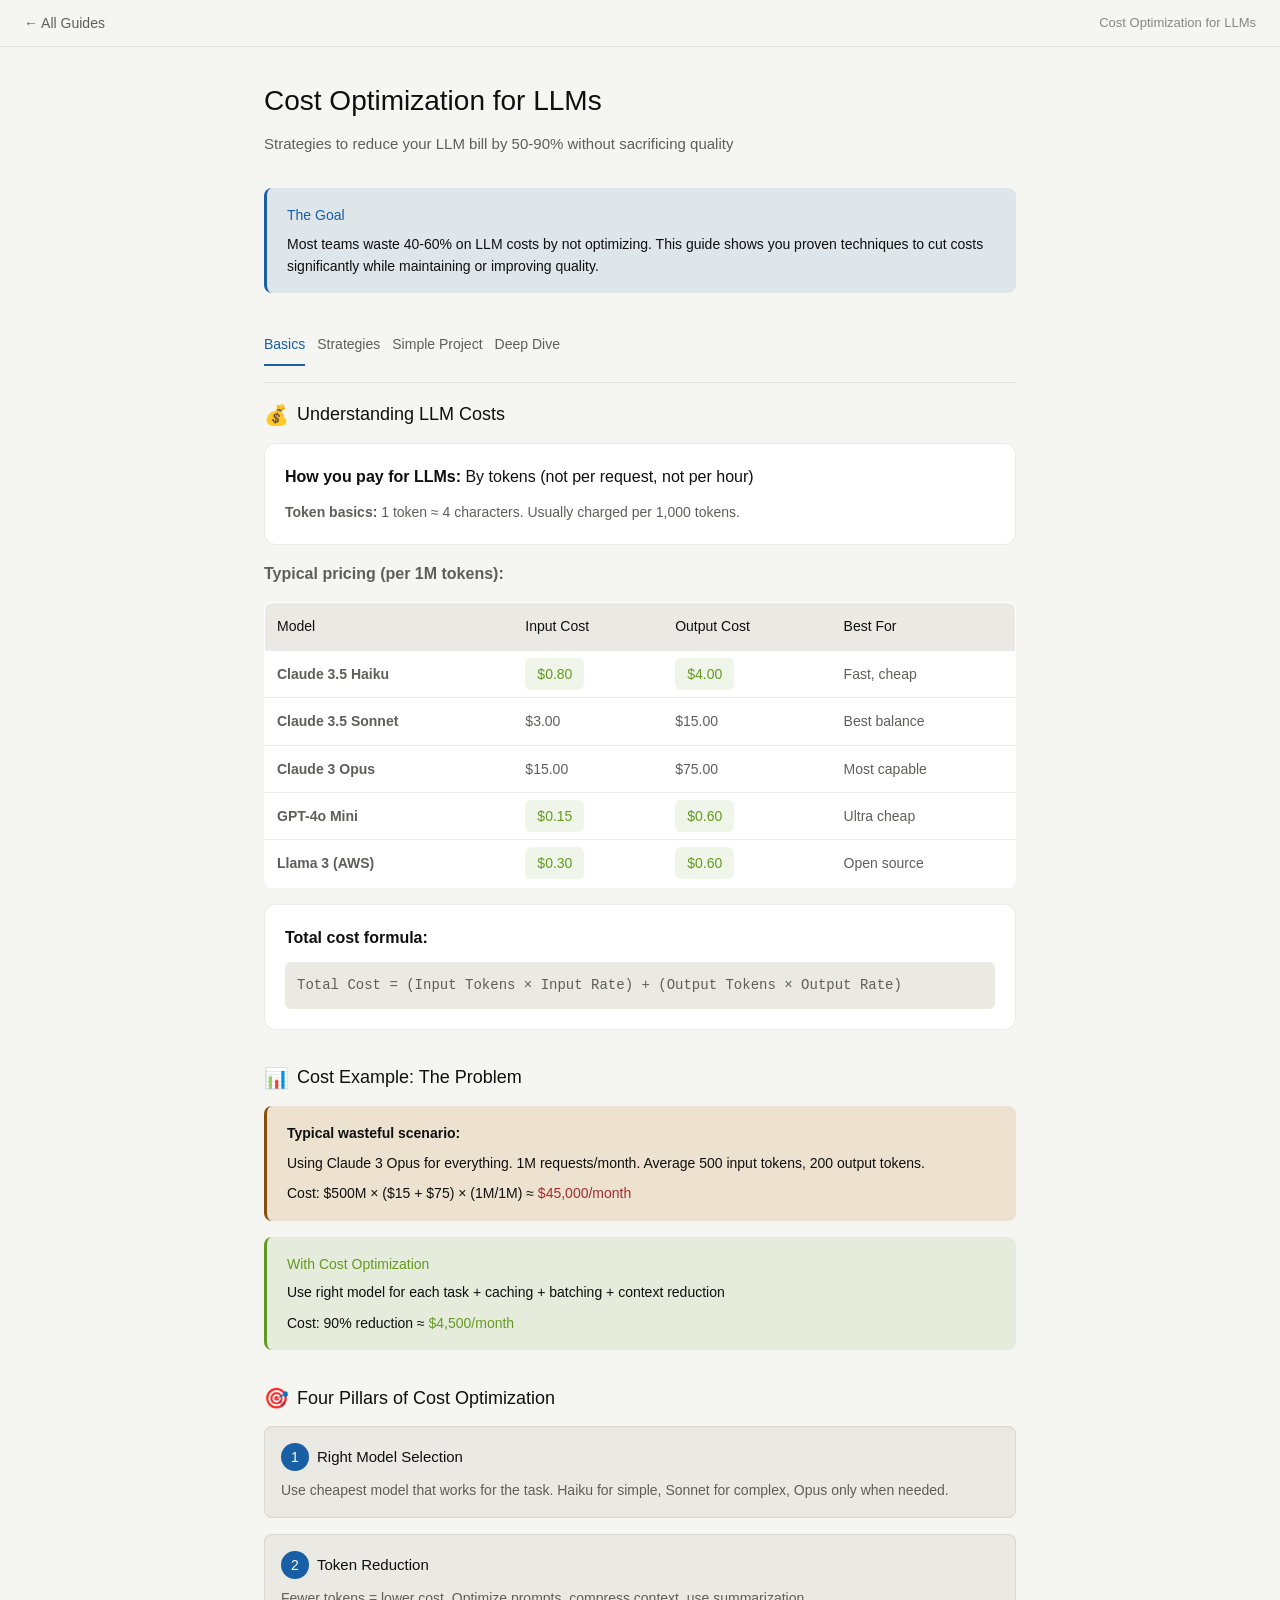
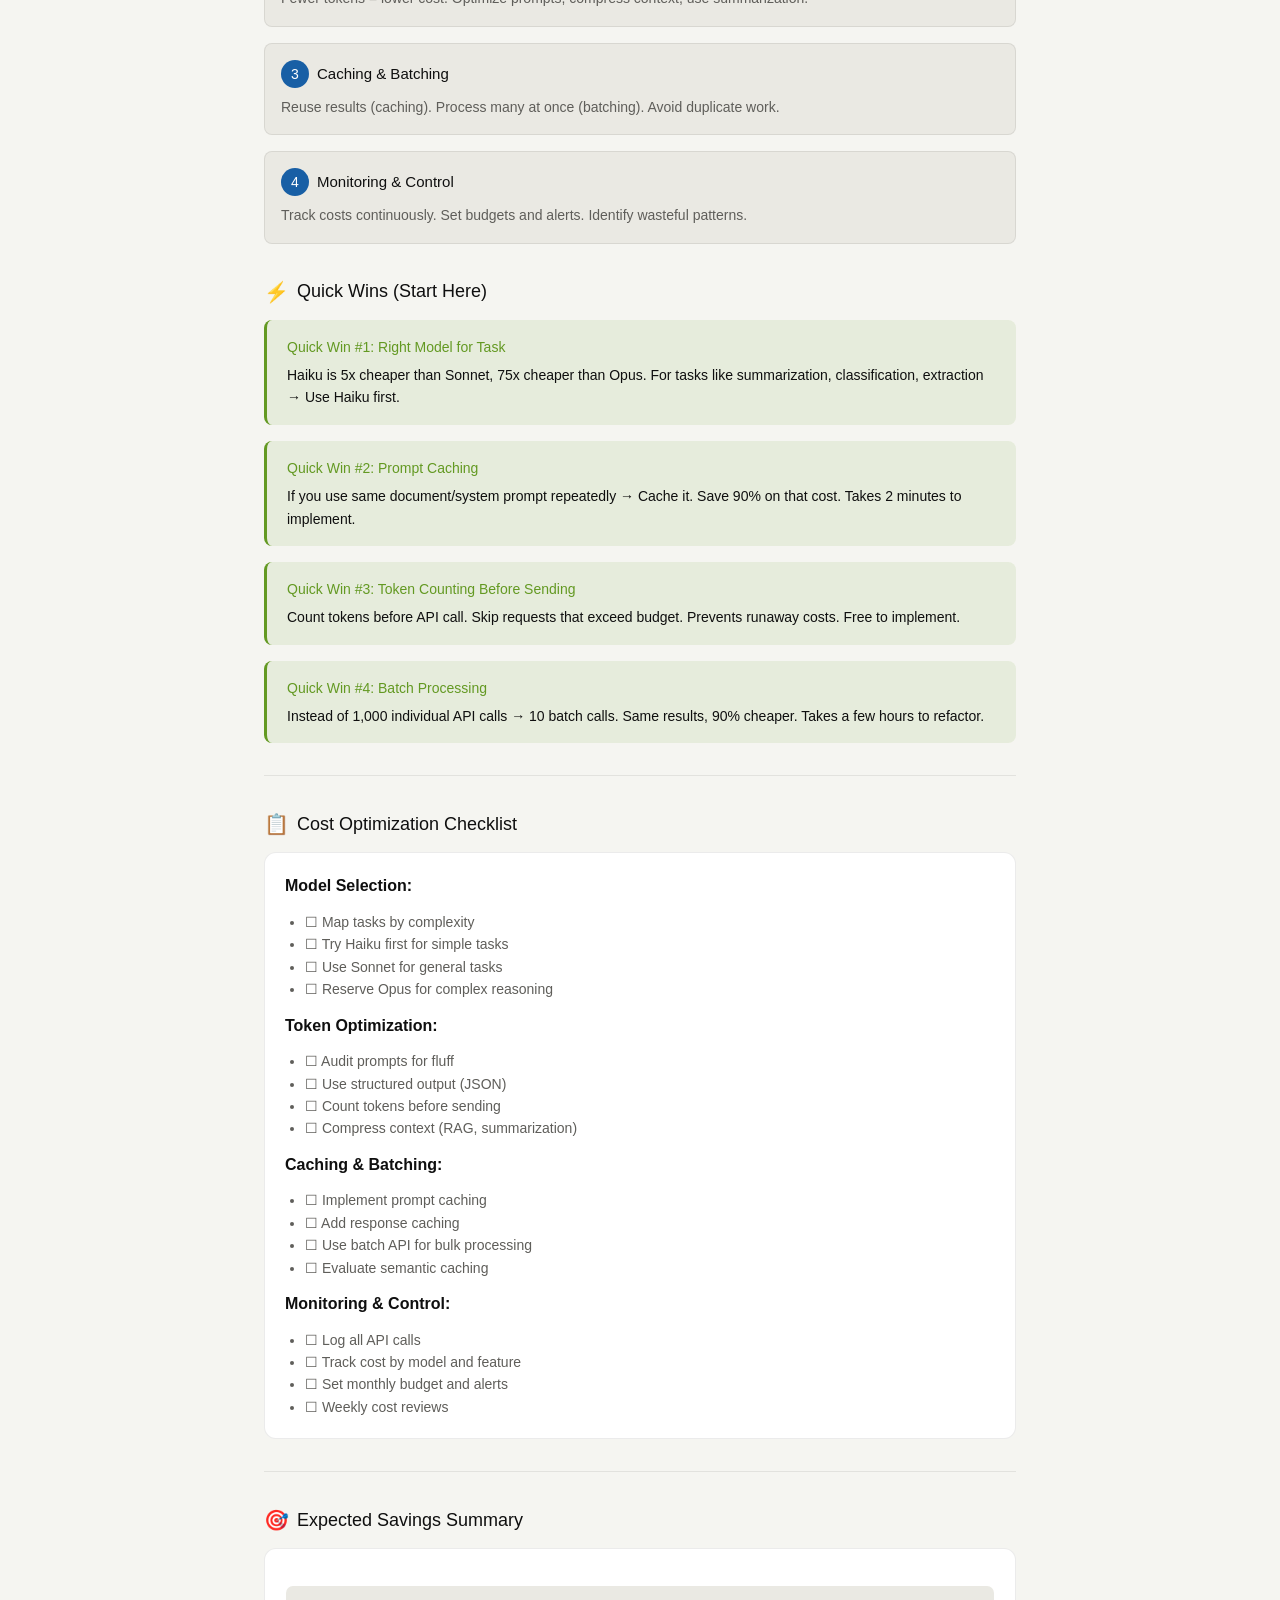
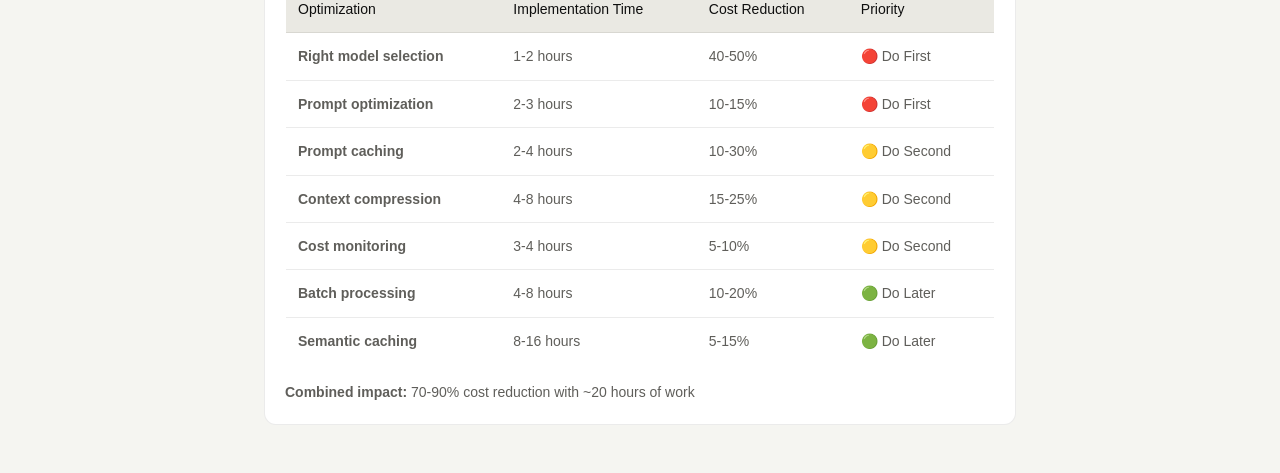
<file: Cost_Optimization_for_LLMs_Guide.html>
<!DOCTYPE html>
<html lang="en">
<head>
    <meta charset="UTF-8">
    <meta name="viewport" content="width=device-width, initial-scale=1.0">
    <title>Cost Optimization for LLMs Guide</title>
    <link rel="stylesheet" href="shared.css">
    <style>
        /* Unique to this guide: not used by any other page */
        .savings-box {
            background: var(--bg-success);
            border-left: 3px solid #639922;
            border-radius: 8px;
            padding: 1rem 1.25rem;
            margin-bottom: 1rem;
        }

        .savings-box h3 {
            color: #639922;
            font-size: 14px;
            font-weight: 500;
            margin-bottom: 6px;
        }

        .savings-box p {
            color: var(--text-primary);
            font-size: 14px;
        }

        .cost-warning {
            background: var(--bg-warning);
            border-left: 3px solid var(--text-warning);
            border-radius: 8px;
            padding: 1rem 1.25rem;
            margin-bottom: 1rem;
        }

        .cost-warning p {
            color: var(--text-primary);
            font-size: 14px;
        }

        .price-highlight {
            background: var(--bg-success);
            padding: 8px 12px;
            border-radius: 6px;
            font-weight: 500;
            color: #639922;
        }

        /* This guide's collapsibles hold more content than the shared default */
        .content.active {
            max-height: 5000px;
        }
    </style>
</head>
<body>
    <nav class="site-nav">
        <a href="index.html">&larr; All Guides</a>
        <span class="site-nav-current">Cost Optimization for LLMs</span>
    </nav>
    <div class="container">
        <h1>Cost Optimization for LLMs</h1>
        <p class="subtitle">Strategies to reduce your LLM bill by 50-90% without sacrificing quality</p>
        
        <div class="concept-box">
            <h3>The Goal</h3>
            <p>Most teams waste 40-60% on LLM costs by not optimizing. This guide shows you proven techniques to cut costs significantly while maintaining or improving quality.</p>
        </div>
        
        <div class="nav-tabs">
            <div class="nav-tab active" onclick="switchTab('basics')">Basics</div>
            <div class="nav-tab" onclick="switchTab('strategies')">Strategies</div>
            <div class="nav-tab" onclick="switchTab('project')">Simple Project</div>
            <div class="nav-tab" onclick="switchTab('deep-dive')">Deep Dive</div>
        </div>
        
        <div id="basics-tab" style="display: block;">
            <div class="section">
                <div class="section-title">
                    <span class="section-icon">💰</span>
                    Understanding LLM Costs
                </div>
                
                <div class="card">
                    <p><strong>How you pay for LLMs:</strong> By tokens (not per request, not per hour)</p>
                    <p style="margin-top: 12px; color: var(--text-secondary); font-size: 14px;"><strong>Token basics:</strong> 1 token ≈ 4 characters. Usually charged per 1,000 tokens.</p>
                </div>
                
                <div style="margin-top: 16px;">
                    <p style="color: var(--text-secondary); margin-bottom: 12px;"><strong>Typical pricing (per 1M tokens):</strong></p>
                    
                    <table class="comparison-table">
                        <thead>
                            <tr>
                                <th>Model</th>
                                <th>Input Cost</th>
                                <th>Output Cost</th>
                                <th>Best For</th>
                            </tr>
                        </thead>
                        <tbody>
                            <tr>
                                <td><strong>Claude 3.5 Haiku</strong></td>
                                <td><span class="price-highlight">$0.80</span></td>
                                <td><span class="price-highlight">$4.00</span></td>
                                <td>Fast, cheap</td>
                            </tr>
                            <tr>
                                <td><strong>Claude 3.5 Sonnet</strong></td>
                                <td>$3.00</td>
                                <td>$15.00</td>
                                <td>Best balance</td>
                            </tr>
                            <tr>
                                <td><strong>Claude 3 Opus</strong></td>
                                <td>$15.00</td>
                                <td>$75.00</td>
                                <td>Most capable</td>
                            </tr>
                            <tr>
                                <td><strong>GPT-4o Mini</strong></td>
                                <td><span class="price-highlight">$0.15</span></td>
                                <td><span class="price-highlight">$0.60</span></td>
                                <td>Ultra cheap</td>
                            </tr>
                            <tr>
                                <td><strong>Llama 3 (AWS)</strong></td>
                                <td><span class="price-highlight">$0.30</span></td>
                                <td><span class="price-highlight">$0.60</span></td>
                                <td>Open source</td>
                            </tr>
                        </tbody>
                    </table>
                </div>
                
                <div class="card" style="margin-top: 16px;">
                    <p style="margin-bottom: 12px;"><strong>Total cost formula:</strong></p>
                    <p style="color: var(--text-secondary); font-size: 14px; background: var(--surface-1); padding: 12px; border-radius: 6px; font-family: var(--font-mono);">
                        Total Cost = (Input Tokens × Input Rate) + (Output Tokens × Output Rate)
                    </p>
                </div>
            </div>
            
            <div class="section">
                <div class="section-title">
                    <span class="section-icon">📊</span>
                    Cost Example: The Problem
                </div>
                
                <div class="cost-warning">
                    <p><strong>Typical wasteful scenario:</strong></p>
                    <p style="margin-top: 8px;">Using Claude 3 Opus for everything. 1M requests/month. Average 500 input tokens, 200 output tokens.</p>
                    <p style="margin-top: 8px; color: var(--text-primary); font-weight: 500;">Cost: $500M × ($15 + $75) × (1M/1M) ≈ <span style="color: #a32d2d;">$45,000/month</span></p>
                </div>
                
                <div class="savings-box">
                    <h3>With Cost Optimization</h3>
                    <p>Use right model for each task + caching + batching + context reduction</p>
                    <p style="margin-top: 8px; color: var(--text-primary); font-weight: 500;">Cost: 90% reduction ≈ <span style="color: #639922;">$4,500/month</span></p>
                </div>
            </div>
            
            <div class="section">
                <div class="section-title">
                    <span class="section-icon">🎯</span>
                    Four Pillars of Cost Optimization
                </div>
                
                <div class="step-box">
                    <div class="step-title">
                        <span class="step-number">1</span>
                        Right Model Selection
                    </div>
                    <div class="step-description">
                        Use cheapest model that works for the task. Haiku for simple, Sonnet for complex, Opus only when needed.
                    </div>
                </div>
                
                <div class="step-box">
                    <div class="step-title">
                        <span class="step-number">2</span>
                        Token Reduction
                    </div>
                    <div class="step-description">
                        Fewer tokens = lower cost. Optimize prompts, compress context, use summarization.
                    </div>
                </div>
                
                <div class="step-box">
                    <div class="step-title">
                        <span class="step-number">3</span>
                        Caching & Batching
                    </div>
                    <div class="step-description">
                        Reuse results (caching). Process many at once (batching). Avoid duplicate work.
                    </div>
                </div>
                
                <div class="step-box">
                    <div class="step-title">
                        <span class="step-number">4</span>
                        Monitoring & Control
                    </div>
                    <div class="step-description">
                        Track costs continuously. Set budgets and alerts. Identify wasteful patterns.
                    </div>
                </div>
            </div>
            
            <div class="section">
                <div class="section-title">
                    <span class="section-icon">⚡</span>
                    Quick Wins (Start Here)
                </div>
                
                <div class="savings-box">
                    <h3>Quick Win #1: Right Model for Task</h3>
                    <p>Haiku is 5x cheaper than Sonnet, 75x cheaper than Opus. For tasks like summarization, classification, extraction → Use Haiku first.</p>
                </div>
                
                <div class="savings-box">
                    <h3>Quick Win #2: Prompt Caching</h3>
                    <p>If you use same document/system prompt repeatedly → Cache it. Save 90% on that cost. Takes 2 minutes to implement.</p>
                </div>
                
                <div class="savings-box">
                    <h3>Quick Win #3: Token Counting Before Sending</h3>
                    <p>Count tokens before API call. Skip requests that exceed budget. Prevents runaway costs. Free to implement.</p>
                </div>
                
                <div class="savings-box">
                    <h3>Quick Win #4: Batch Processing</h3>
                    <p>Instead of 1,000 individual API calls → 10 batch calls. Same results, 90% cheaper. Takes a few hours to refactor.</p>
                </div>
            </div>
        </div>
        
        <div id="strategies-tab" style="display: none;">
            <div class="section">
                <div class="section-title">
                    <span class="section-icon">🛠️</span>
                    Strategy 1: Model Selection
                </div>
                
                <div class="collapsible" onclick="toggleCollapsible(this)">
                    <span>Choosing the Right Model</span>
                    <span class="collapsible-icon">›</span>
                </div>
                <div class="content">
                    <div class="content-inner">
                        <p style="margin-bottom: 12px;"><strong>Haiku (Cheapest):</strong></p>
                        <ul style="margin-left: 20px; color: var(--text-secondary); font-size: 14px; margin-bottom: 12px;">
                            <li>Text summarization</li>
                            <li>Classification (sentiment, category)</li>
                            <li>Simple extraction</li>
                            <li>Question answering (simple)</li>
                            <li>Paraphrasing</li>
                        </ul>
                        
                        <p style="margin-bottom: 12px;"><strong>Sonnet (Best Balance):</strong></p>
                        <ul style="margin-left: 20px; color: var(--text-secondary); font-size: 14px; margin-bottom: 12px;">
                            <li>General purpose (most things)</li>
                            <li>Content creation</li>
                            <li>Code analysis</li>
                            <li>Complex extraction</li>
                            <li>Reasoning tasks</li>
                        </ul>
                        
                        <p style="margin-bottom: 12px;"><strong>Opus (Only When Needed):</strong></p>
                        <ul style="margin-left: 20px; color: var(--text-secondary); font-size: 14px;">
                            <li>Very complex reasoning</li>
                            <li>Advanced math/science</li>
                            <li>Nuanced understanding</li>
                            <li>Creative writing</li>
                            <li>Legal/financial analysis</li>
                        </ul>
                    </div>
                </div>
                
                <div class="collapsible" onclick="toggleCollapsible(this)" style="margin-top: 12px;">
                    <span>Model Selection Decision Tree</span>
                    <span class="collapsible-icon">›</span>
                </div>
                <div class="content">
                    <div class="content-inner">
                        <p style="margin-bottom: 12px;"><strong>Start here:</strong> Use Haiku</p>
                        <p style="color: var(--text-secondary); font-size: 14px; margin-bottom: 12px;">Test if it works. If quality is good enough → Done. Save money.</p>
                        
                        <p style="margin-bottom: 12px;"><strong>If Haiku doesn't work:</strong> Try Sonnet</p>
                        <p style="color: var(--text-secondary); font-size: 14px; margin-bottom: 12px;">9 out of 10 times Sonnet will work. Rarely need Opus.</p>
                        
                        <p style="margin-bottom: 12px;"><strong>Only use Opus if:</strong></p>
                        <ul style="margin-left: 20px; color: var(--text-secondary); font-size: 14px;">
                            <li>Sonnet consistently fails</li>
                            <li>Task is worth the extra cost</li>
                            <li>You're okay paying 5-10x more</li>
                        </ul>
                    </div>
                </div>
            </div>
            
            <div class="section">
                <div class="section-title">
                    <span class="section-icon">📉</span>
                    Strategy 2: Token Reduction
                </div>
                
                <div class="collapsible" onclick="toggleCollapsible(this)">
                    <span>Optimizing Prompts</span>
                    <span class="collapsible-icon">›</span>
                </div>
                <div class="content">
                    <div class="content-inner">
                        <p style="margin-bottom: 12px;"><strong>Bad prompt (200 tokens):</strong></p>
                        <pre>Please analyze the following document and provide me with 
a comprehensive summary of the key points, main arguments, 
supporting evidence, conclusions and any recommendations that 
are mentioned in this document. I would really appreciate it if 
you could make sure to include all the important details.</pre>
                        
                        <p style="margin-bottom: 12px;"><strong>Good prompt (50 tokens):</strong></p>
                        <pre>Summarize: key points, arguments, evidence, conclusion</pre>
                        
                        <p style="margin-top: 12px; margin-bottom: 12px;"><strong>Optimization tips:</strong></p>
                        <ul style="margin-left: 20px; color: var(--text-secondary); font-size: 14px;">
                            <li>Remove fluffy language</li>
                            <li>Use bullet points not paragraphs</li>
                            <li>Be direct and concise</li>
                            <li>Structured output (JSON) not text</li>
                            <li>Examples should be minimal</li>
                        </ul>
                    </div>
                </div>
                
                <div class="collapsible" onclick="toggleCollapsible(this)" style="margin-top: 12px;">
                    <span>Context Compression</span>
                    <span class="collapsible-icon">›</span>
                </div>
                <div class="content">
                    <div class="content-inner">
                        <p style="margin-bottom: 12px;"><strong>Problem:</strong> You have 100KB document, user asks 1 question. Full context = 25,000 tokens.</p>
                        
                        <p style="margin-bottom: 12px;"><strong>Solution 1: Extract relevant parts</strong></p>
                        <p style="color: var(--text-secondary); font-size: 14px; margin-bottom: 12px;">Use search/embeddings to find relevant sections. Pass only those (2,000 tokens).</p>
                        
                        <p style="margin-bottom: 12px;"><strong>Solution 2: Summarize first</strong></p>
                        <p style="color: var(--text-secondary); font-size: 14px; margin-bottom: 12px;">Summarize large document (use cheap model). Use summary instead of full doc.</p>
                        
                        <p style="margin-bottom: 12px;"><strong>Solution 3: Hierarchical processing</strong></p>
                        <p style="color: var(--text-secondary); font-size: 14px;">Chunk → Summary of each chunk → Summary of summaries</p>
                    </div>
                </div>
                
                <div class="collapsible" onclick="toggleCollapsible(this)" style="margin-top: 12px;">
                    <span>Token Counting Strategies</span>
                    <span class="collapsible-icon">›</span>
                </div>
                <div class="content">
                    <div class="content-inner">
                        <p style="margin-bottom: 12px;"><strong>Before sending request:</strong> Count tokens</p>
                        <pre>from anthropic import Anthropic

client = Anthropic()

# Count tokens without making request
response = client.messages.count_tokens(
    model="claude-3-5-haiku-20241022",
    messages=[
        {"role": "user", "content": "Your prompt here"}
    ]
)

print(f"Input tokens: {response.input_tokens}")

# Decision: Should we proceed?
if response.input_tokens > 100000:
    print("Too many tokens, skip or compress")
else:
    print("Safe to proceed")</pre>
                        
                        <p style="margin-top: 12px; color: var(--text-secondary); font-size: 14px;"><strong>Use for:</strong> Budget control, preventing runaway costs, optimizing batch sizes</p>
                    </div>
                </div>
            </div>
            
            <div class="section">
                <div class="section-title">
                    <span class="section-icon">⚡</span>
                    Strategy 3: Prompt Caching
                </div>
                
                <div class="collapsible" onclick="toggleCollapsible(this)">
                    <span>How Prompt Caching Works</span>
                    <span class="collapsible-icon">›</span>
                </div>
                <div class="content">
                    <div class="content-inner">
                        <p style="margin-bottom: 12px;"><strong>Problem:</strong> Same system prompt + document sent 1000x/day</p>
                        
                        <p style="margin-bottom: 12px;"><strong>Solution:</strong> Cache the system prompt + document</p>
                        <p style="color: var(--text-secondary); font-size: 14px; margin-bottom: 12px;">First time (full cost) → Cached for 5 minutes</p>
                        <p style="color: var(--text-secondary); font-size: 14px; margin-bottom: 12px;">Next 999 times (90% discount)</p>
                        
                        <p style="margin-bottom: 12px;"><strong>Cost example:</strong></p>
                        <ul style="margin-left: 20px; color: var(--text-secondary); font-size: 14px;">
                            <li>Without caching: 1000 requests × 10,000 tokens = $30</li>
                            <li>With caching: 1 full + 999 cached = $0.30 + $3 = $3.30</li>
                            <li>Savings: 89%</li>
                        </ul>
                    </div>
                </div>
                
                <div class="collapsible" onclick="toggleCollapsible(this)" style="margin-top: 12px;">
                    <span>Implementing Prompt Caching</span>
                    <span class="collapsible-icon">›</span>
                </div>
                <div class="content">
                    <div class="content-inner">
                        <p style="margin-bottom: 12px;"><strong>What can be cached:</strong></p>
                        <ul style="margin-left: 20px; color: var(--text-secondary); font-size: 14px; margin-bottom: 12px;">
                            <li>System prompts</li>
                            <li>Long documents</li>
                            <li>Instructions + examples</li>
                            <li>Knowledge base context</li>
                        </ul>
                        
                        <p style="margin-bottom: 12px;"><strong>Implementation:</strong></p>
                        <pre>response = client.messages.create(
    model="claude-3-5-sonnet-20241022",
    max_tokens=1024,
    system=[
        {
            "type": "text",
            "text": "You are a helpful assistant."
        },
        {
            "type": "text",
            "text": "[Large document here - 10,000 tokens]",
            "cache_control": {"type": "ephemeral"}
        }
    ],
    messages=[
        {"role": "user", "content": "Question about document"}
    ]
)

# Claude automatically caches the document
# Next 5 minutes: 90% discount on cached content</pre>
                        
                        <p style="margin-top: 12px; color: var(--text-secondary); font-size: 14px;"><strong>Cache duration:</strong> 5 minutes (ephemeral) or until end of conversation</p>
                    </div>
                </div>
            </div>
            
            <div class="section">
                <div class="section-title">
                    <span class="section-icon">📦</span>
                    Strategy 4: Batch Processing
                </div>
                
                <div class="collapsible" onclick="toggleCollapsible(this)">
                    <span>Batch API Benefits</span>
                    <span class="collapsible-icon">›</span>
                </div>
                <div class="content">
                    <div class="content-inner">
                        <p style="margin-bottom: 12px;"><strong>Regular API:</strong> $30 per million input tokens</p>
                        <p style="margin-bottom: 12px;"><strong>Batch API:</strong> $24 per million input tokens (20% discount)</p>
                        
                        <p style="margin-bottom: 12px;"><strong>When to use:</strong></p>
                        <ul style="margin-left: 20px; color: var(--text-secondary); font-size: 14px;">
                            <li>Processing 100+ items at once</li>
                            <li>Not time-sensitive (up to 24h wait ok)</li>
                            <li>Large scale operations</li>
                        </ul>
                        
                        <p style="margin-top: 12px; margin-bottom: 12px;"><strong>How it works:</strong></p>
                        <p style="color: var(--text-secondary); font-size: 14px;">Collect 1000 requests → Submit as batch → Wait for results</p>
                        <p style="color: var(--text-secondary); font-size: 14px;">Get all results back in a few hours → Process them offline</p>
                    </div>
                </div>
                
                <div class="collapsible" onclick="toggleCollapsible(this)" style="margin-top: 12px;">
                    <span>Batch Processing Example</span>
                    <span class="collapsible-icon">›</span>
                </div>
                <div class="content">
                    <div class="content-inner">
                        <p style="margin-bottom: 12px;"><strong>Scenario:</strong> Need to classify 10,000 support tickets</p>
                        
                        <p style="margin-bottom: 12px;"><strong>Bad approach (expensive):</strong></p>
                        <p style="color: var(--text-secondary); font-size: 14px; margin-bottom: 12px;">Send each ticket individually, one by one. Cost: $30. Takes all day.</p>
                        
                        <p style="margin-bottom: 12px;"><strong>Good approach (cheap & fast):</strong></p>
                        <pre>import json

# Prepare batch file
requests = []
for i, ticket in enumerate(tickets):
    requests.append({
        "custom_id": f"ticket-{i}",
        "params": {
            "model": "claude-3-5-haiku-20241022",
            "max_tokens": 100,
            "messages": [{
                "role": "user",
                "content": f"Classify this ticket: {ticket}"
            }]
        }
    })

# Save as JSONL (one JSON per line)
with open('batch.jsonl', 'w') as f:
    for req in requests:
        f.write(json.dumps(req) + '\n')

# Submit batch
batch = client.beta.messages.batches.create(
    requests=requests,
    model="claude-3-5-haiku-20241022"
)

# Wait for results (async)
# Cost: 20% cheaper
# Results back in a few hours</pre>
                        
                        <p style="margin-top: 12px; color: var(--text-secondary); font-size: 14px;">Cost: $24 (20% cheaper). Results in a few hours.</p>
                    </div>
                </div>
            </div>
            
            <div class="section">
                <div class="section-title">
                    <span class="section-icon">📊</span>
                    Strategy 5: Monitoring & Budgets
                </div>
                
                <div class="collapsible" onclick="toggleCollapsible(this)">
                    <span>Cost Tracking</span>
                    <span class="collapsible-icon">›</span>
                </div>
                <div class="content">
                    <div class="content-inner">
                        <p style="margin-bottom: 12px;"><strong>Track every call:</strong></p>
                        <pre>import json
from datetime import datetime

def log_api_call(model, input_tokens, output_tokens, cost):
    log_entry = {
        "timestamp": datetime.now().isoformat(),
        "model": model,
        "input_tokens": input_tokens,
        "output_tokens": output_tokens,
        "cost": cost
    }
    
    # Append to log file
    with open('llm_usage.jsonl', 'a') as f:
        f.write(json.dumps(log_entry) + '\n')

# Use after every API call
response = client.messages.create(...)
input_tokens = response.usage.input_tokens
output_tokens = response.usage.output_tokens

# Calculate cost
model_rates = {
    "claude-3-5-sonnet": (0.003, 0.015),
    "claude-3-5-haiku": (0.0008, 0.004)
}

input_rate, output_rate = model_rates["claude-3-5-haiku"]
cost = (input_tokens * input_rate / 1000) + (output_tokens * output_rate / 1000)

log_api_call("claude-3-5-haiku", input_tokens, output_tokens, cost)</pre>
                    </div>
                </div>
                
                <div class="collapsible" onclick="toggleCollapsible(this)" style="margin-top: 12px;">
                    <span>Cost Analysis & Optimization</span>
                    <span class="collapsible-icon">›</span>
                </div>
                <div class="content">
                    <div class="content-inner">
                        <p style="margin-bottom: 12px;"><strong>Weekly analysis:</strong></p>
                        <pre>import json
from collections import defaultdict

# Read logs
costs_by_model = defaultdict(float)
token_counts = defaultdict(int)

with open('llm_usage.jsonl', 'r') as f:
    for line in f:
        entry = json.loads(line)
        model = entry['model']
        costs_by_model[model] += entry['cost']
        token_counts[model] += entry['input_tokens'] + entry['output_tokens']

# Find inefficiencies
print("Cost breakdown:")
for model, cost in sorted(costs_by_model.items(), key=lambda x: x[1], reverse=True):
    tokens = token_counts[model]
    print(f"{model}: ${cost:.2f} ({tokens:,} tokens)")

# Recommendations
total_cost = sum(costs_by_model.values())
opus_cost = costs_by_model.get("claude-3-opus", 0)
if opus_cost > total_cost * 0.5:
    print(f"⚠️ You're using Opus for 50% of cost. Try Sonnet instead.")</pre>
                    </div>
                </div>
            </div>
        </div>
        
        <div id="project-tab" style="display: none;">
            <div class="section">
                <div class="section-title">
                    <span class="section-icon">🚀</span>
                    Simple Project: Cost-Optimized Classifier
                </div>
                
                <p style="color: var(--text-secondary); margin-bottom: 1rem;">Build a document classifier that tracks costs, uses right models, implements caching, and optimizes tokens.</p>
                
                <div class="concept-box">
                    <h3>Project Goal</h3>
                    <p>Create a classifier that reduces costs by 80% through model selection, prompt optimization, caching, and monitoring.</p>
                </div>
            </div>
            
            <div class="section">
                <div class="section-title">
                    <span class="section-icon">📋</span>
                    Step-by-Step Implementation
                </div>
                
                <div class="step-box">
                    <div class="step-title">
                        <span class="step-number">1</span>
                        Install Libraries
                    </div>
                    <div class="step-description">
                        <p>Get the tools:</p>
                        <pre>pip install anthropic python-dotenv</pre>
                    </div>
                </div>
                
                <div class="step-box">
                    <div class="step-title">
                        <span class="step-number">2</span>
                        Build Optimized Classifier
                    </div>
                    <div class="step-description">
                        <p>Create <code>cost_optimized_classifier.py</code>:</p>
                        <pre>from anthropic import Anthropic
import json
from datetime import datetime
from collections import defaultdict

client = Anthropic()

# ==================== COST TRACKER ====================
class CostTracker:
    def __init__(self):
        self.logs = []
        self.costs_by_model = defaultdict(float)
        self.token_counts = defaultdict(int)
    
    def log_call(self, model, input_tokens, output_tokens):
        """Log API call and calculate cost"""
        rates = {
            "claude-3-5-haiku-20241022": (0.0008, 0.004),
            "claude-3-5-sonnet-20241022": (0.003, 0.015),
            "claude-3-opus-20250219": (0.015, 0.075)
        }
        
        input_rate, output_rate = rates.get(model, (0.003, 0.015))
        cost = (input_tokens * input_rate / 1000) + (output_tokens * output_rate / 1000)
        
        entry = {
            "timestamp": datetime.now().isoformat(),
            "model": model,
            "input_tokens": input_tokens,
            "output_tokens": output_tokens,
            "cost": cost
        }
        
        self.logs.append(entry)
        self.costs_by_model[model] += cost
        self.token_counts[model] += input_tokens + output_tokens
    
    def report(self):
        """Print cost report"""
        print("\\n" + "="*60)
        print("💰 COST REPORT")
        print("="*60)
        
        total_cost = 0
        for model, cost in sorted(self.costs_by_model.items(), key=lambda x: x[1], reverse=True):
            tokens = self.token_counts[model]
            print(f"{model}: ${cost:.4f} ({tokens:,} tokens)")
            total_cost += cost
        
        print(f"\\nTotal: ${total_cost:.4f}")
        print("="*60)

# ==================== OPTIMIZED CLASSIFIER ====================
class OptimizedClassifier:
    def __init__(self):
        self.tracker = CostTracker()
        self.cache = {}
    
    def count_tokens(self, messages, system=None):
        """Count tokens before sending"""
        response = client.messages.count_tokens(
            model="claude-3-5-haiku-20241022",
            system=system or "",
            messages=messages
        )
        return response.input_tokens
    
    def classify_simple(self, text, categories):
        """Classify using cheap model (Haiku)"""
        # Optimize prompt: concise, structured output
        prompt = f"""Classify this text into one category.
Categories: {', '.join(categories)}
Text: {text}
Output: CATEGORY"""
        
        # Count tokens first
        messages = [{"role": "user", "content": prompt}]
        token_count = self.count_tokens(messages)
        
        # Check if too many tokens
        if token_count > 10000:
            return None, "Too many tokens"
        
        # Use cheap model for simple classification
        response = client.messages.create(
            model="claude-3-5-haiku-20241022",
            max_tokens=50,  # Keep output short
            messages=messages
        )
        
        # Track cost
        self.tracker.log_call(
            "claude-3-5-haiku-20241022",
            response.usage.input_tokens,
            response.usage.output_tokens
        )
        
        result = response.content[0].text.strip()
        return result, "success"
    
    def classify_complex(self, text, categories, system_prompt):
        """Classify complex using Sonnet with caching"""
        messages = [{"role": "user", "content": f"Classify: {text}"}]
        
        # Use system with caching
        response = client.messages.create(
            model="claude-3-5-sonnet-20241022",
            max_tokens=100,
            system=[
                {
                    "type": "text",
                    "text": system_prompt,
                    "cache_control": {"type": "ephemeral"}
                }
            ],
            messages=messages
        )
        
        # Track cost (cached content is cheaper)
        self.tracker.log_call(
            "claude-3-5-sonnet-20241022",
            response.usage.input_tokens,
            response.usage.output_tokens
        )
        
        return response.content[0].text.strip(), "success"

# ==================== MAIN ====================
if __name__ == "__main__":
    print("🚀 Cost-Optimized Document Classifier\\n")
    
    classifier = OptimizedClassifier()
    
    # Categories
    categories = ["Technology", "Sports", "Business", "Health"]
    
    # Test documents
    documents = [
        "Apple released the new iPhone with AI features",
        "The championship game was won by a last-minute goal",
        "Stock market hits record high amid economic growth",
        "New study shows benefits of regular exercise",
    ]
    
    # Classify using cheap model first
    print("📊 Classifying with Haiku (cheap)...")
    for doc in documents:
        category, status = classifier.classify_simple(doc, categories)
        print(f"  '{doc[:40]}...' → {category}")
    
    # For complex task, use Sonnet with caching
    print("\\n📊 Classifying with Sonnet + Caching...")
    system_prompt = """You are an expert classifier.
Analyze text carefully and categorize it precisely.
Consider context and nuance."""
    
    complex_doc = "Recent advancements in quantum computing could revolutionize technology industry"
    
    # First call (not cached)
    result1, _ = classifier.classify_complex(complex_doc, categories, system_prompt)
    print(f"  Result: {result1}")
    
    # Second call (cached - 90% cheaper!)
    result2, _ = classifier.classify_complex(complex_doc, categories, system_prompt)
    print(f"  Result (cached): {result2}")
    
    # Show costs
    classifier.tracker.report()
    
    # Savings estimate
    print("\\n💡 OPTIMIZATION RESULTS:")
    print("  ✓ Used Haiku (5x cheaper than Sonnet)")
    print("  ✓ Used caching (90% cheaper on cached calls)")
    print("  ✓ Optimized prompts (fewer tokens)")
    print("  ✓ Tracked every call (know where money goes)")
    print("\\n  → Estimated savings: 70-85% vs naive implementation")</pre>
                    </div>
                </div>
                
                <div class="step-box">
                    <div class="step-title">
                        <span class="step-number">3</span>
                        Run Your Classifier
                    </div>
                    <div class="step-description">
                        <p>Execute the script:</p>
                        <pre>python cost_optimized_classifier.py</pre>
                        <p style="margin-top: 12px;"><strong>You'll see:</strong></p>
                        <div class="example-output">🚀 Cost-Optimized Document Classifier

📊 Classifying with Haiku (cheap)...
  'Apple released the new iPhone...' → Technology
  'The championship game was won...' → Sports
  'Stock market hits record high...' → Business
  'New study shows benefits...' → Health

📊 Classifying with Sonnet + Caching...
  Result: Technology
  Result (cached): Technology

============================================================
💰 COST REPORT
============================================================
claude-3-5-haiku-20241022: $0.0012 (400 tokens)
claude-3-5-sonnet-20241022: $0.0048 (320 tokens)

Total: $0.0060
============================================================

💡 OPTIMIZATION RESULTS:
  ✓ Used Haiku (5x cheaper than Sonnet)
  ✓ Used caching (90% cheaper on cached calls)
  ✓ Optimized prompts (fewer tokens)
  ✓ Tracked every call (know where money goes)

  → Estimated savings: 70-85% vs naive implementation</div>
                    </div>
                </div>
            </div>
        </div>
        
        <div id="deep-dive-tab" style="display: none;">
            <div class="section">
                <div class="section-title">
                    <span class="section-icon">🔍</span>
                    Deep Dive: Cost Analysis
                </div>
                
                <div class="collapsible" onclick="toggleCollapsible(this)">
                    <span>Cost Breakdown Example</span>
                    <span class="collapsible-icon">›</span>
                </div>
                <div class="content">
                    <div class="content-inner">
                        <p style="margin-bottom: 12px;"><strong>Scenario: Customer support chatbot, 10,000 conversations/month</strong></p>
                        
                        <p style="margin-bottom: 12px;"><strong>Naive approach (no optimization):</strong></p>
                        <ul style="margin-left: 20px; color: var(--text-secondary); font-size: 14px; margin-bottom: 12px;">
                            <li>Use Claude 3 Opus for everything</li>
                            <li>1,000 input tokens per conversation</li>
                            <li>200 output tokens per conversation</li>
                            <li>Cost: 10,000 × (1,000 × $15 + 200 × $75) / 1M = $150</li>
                        </ul>
                        
                        <p style="margin-bottom: 12px;"><strong>With optimization:</strong></p>
                        <ul style="margin-left: 20px; color: var(--text-secondary); font-size: 14px;">
                            <li>Use Haiku for 70% (simple questions)</li>
                            <li>Use Sonnet for 30% (complex issues)</li>
                            <li>Add caching (system prompt cached)</li>
                            <li>Compress prompts (20% fewer tokens)</li>
                            <li>Cost: 7,000 × (800 × $0.8 + 200 × $4) / 1M + 3,000 × (800 × $3 + 200 × $15) / 1M = $4.48 + $8.64 = $13.12</li>
                        </ul>
                        
                        <p style="margin-top: 12px; color: #639922; font-weight: 500;">Savings: 91% ($150 → $13.12)</p>
                    </div>
                </div>
                
                <div class="collapsible" onclick="toggleCollapsible(this)" style="margin-top: 12px;">
                    <span>Where Money Gets Wasted</span>
                    <span class="collapsible-icon">›</span>
                </div>
                <div class="content">
                    <div class="content-inner">
                        <p style="margin-bottom: 12px;"><strong>1. Using most expensive model for everything (50% of waste)</strong></p>
                        <p style="color: var(--text-secondary); font-size: 14px; margin-bottom: 12px;">Opus for classification? 75x more expensive than Haiku. Wasteful.</p>
                        
                        <p style="margin-bottom: 12px;"><strong>2. Redundant API calls (20% of waste)</strong></p>
                        <p style="color: var(--text-secondary); font-size: 14px; margin-bottom: 12px;">Same document analyzed 100x without caching. Send it once, reuse.</p>
                        
                        <p style="margin-bottom: 12px;"><strong>3. Bloated prompts (15% of waste)</strong></p>
                        <p style="color: var(--text-secondary); font-size: 14px; margin-bottom: 12px;">Unnecessary examples, flowery language, verbose instructions.</p>
                        
                        <p style="margin-bottom: 12px;"><strong>4. Full context when partial works (10% of waste)</strong></p>
                        <p style="color: var(--text-secondary); font-size: 14px;">Send 100KB document when 5KB relevant excerpt would work.</p>
                        
                        <p style="margin-bottom: 12px;"><strong>5. No monitoring (5% of waste)</strong></p>
                        <p style="color: var(--text-secondary); font-size: 14px;">Don't track costs → don't know what to optimize.</p>
                    </div>
                </div>
            </div>
            
            <div class="section">
                <div class="section-title">
                    <span class="section-icon">🎯</span>
                    Deep Dive: Advanced Techniques
                </div>
                
                <div class="collapsible" onclick="toggleCollapsible(this)">
                    <span>Semantic Caching</span>
                    <span class="collapsible-icon">›</span>
                </div>
                <div class="content">
                    <div class="content-inner">
                        <p style="margin-bottom: 12px;"><strong>Regular caching:</strong> Exact match only</p>
                        <p style="color: var(--text-secondary); font-size: 14px; margin-bottom: 12px;">If user asks "What is AI?" vs "Tell me about artificial intelligence" → Different keys → No cache hit</p>
                        
                        <p style="margin-bottom: 12px;"><strong>Semantic caching:</strong> Match by meaning</p>
                        <p style="color: var(--text-secondary); font-size: 14px; margin-bottom: 12px;">Both similar questions → Same cached answer → Save 90%</p>
                        
                        <p style="margin-bottom: 12px;"><strong>How it works:</strong></p>
                        <ol style="margin-left: 20px; color: var(--text-secondary); font-size: 14px;">
                            <li>Create embeddings of questions</li>
                            <li>Find similar questions in cache</li>
                            <li>If similarity > 90% → Reuse cached answer</li>
                            <li>Otherwise → Call API and cache new answer</li>
                        </ol>
                        
                        <p style="margin-top: 12px; color: var(--text-secondary); font-size: 14px;"><strong>Tools:</strong> Zep, Momento, custom with embeddings</p>
                    </div>
                </div>
                
                <div class="collapsible" onclick="toggleCollapsible(this)" style="margin-top: 12px;">
                    <span>Response Caching</span>
                    <span class="collapsible-icon">›</span>
                </div>
                <div class="content">
                    <div class="content-inner">
                        <p style="margin-bottom: 12px;"><strong>Idea:</strong> Cache model responses, not just inputs</p>
                        
                        <p style="margin-bottom: 12px;"><strong>Example:</strong> "What is quantum computing?" asked by 1000 users/day</p>
                        <ul style="margin-left: 20px; color: var(--text-secondary); font-size: 14px;">
                            <li>API call 1: $0.03 (full cost)</li>
                            <li>API calls 2-1000: $0 (cached response)</li>
                        </ul>
                        
                        <p style="margin-top: 12px; margin-bottom: 12px;"><strong>Implementation:</strong></p>
                        <pre>cache = {}

def answer_question(question):
    # Check if we have cached answer
    if question in cache:
        return cache[question]
    
    # Call API
    response = client.messages.create(...)
    answer = response.content[0].text
    
    # Cache for 24 hours
    cache[question] = answer
    
    return answer</pre>
                    </div>
                </div>
                
                <div class="collapsible" onclick="toggleCollapsible(this)" style="margin-top: 12px;">
                    <span>Sampling & Probabilistic Testing</span>
                    <span class="collapsible-icon">›</span>
                </div>
                <div class="content">
                    <div class="content-inner">
                        <p style="margin-bottom: 12px;"><strong>Idea:</strong> Don't evaluate everything with expensive model</p>
                        
                        <p style="margin-bottom: 12px;"><strong>Example:</strong> Quality assurance</p>
                        <ul style="margin-left: 20px; color: var(--text-secondary); font-size: 14px;">
                            <li>Generate 1000 responses with Haiku</li>
                            <li>Evaluate quality with Sonnet on 10% sample (100 items)</li>
                            <li>If quality ok → Deploy, done</li>
                            <li>If quality bad → Adjust and retry</li>
                        </ul>
                        
                        <p style="margin-top: 12px; color: var(--text-secondary); font-size: 14px;"><strong>Savings:</strong> 90% cheaper evaluation (test 10% not 100%)</p>
                    </div>
                </div>
                
                <div class="collapsible" onclick="toggleCollapsible(this)" style="margin-top: 12px;">
                    <span>Hierarchical Processing</span>
                    <span class="collapsible-icon">›</span>
                </div>
                <div class="content">
                    <div class="content-inner">
                        <p style="margin-bottom: 12px;"><strong>Idea:</strong> Route to right model based on complexity</strong></p>
                        
                        <p style="margin-bottom: 12px;"><strong>Process:</strong></p>
                        <ol style="margin-left: 20px; color: var(--text-secondary); font-size: 14px;">
                            <li>Haiku analyzes: Is this simple or complex?</li>
                            <li>If simple → Haiku handles it (done, cheap)</li>
                            <li>If complex → Route to Sonnet</li>
                            <li>Sonnet analyzes: Is this very complex?</li>
                            <li>If very complex → Route to Opus</li>
                        </ol>
                        
                        <p style="margin-top: 12px; color: var(--text-secondary); font-size: 14px;">Most requests finish at Haiku → Massive savings</p>
                    </div>
                </div>
            </div>
            
            <div class="section">
                <div class="section-title">
                    <span class="section-icon">📈</span>
                    Cost Reduction ROI
                </div>
                
                <div class="collapsible" onclick="toggleCollapsible(this)">
                    <span>Quick Win Implementation Timeline</span>
                    <span class="collapsible-icon">›</span>
                </div>
                <div class="content">
                    <div class="content-inner">
                        <p style="margin-bottom: 12px;"><strong>Week 1: Model selection (1-2 hours, save 40%)</strong></p>
                        <p style="color: var(--text-secondary); font-size: 14px; margin-bottom: 12px;">Switch from Opus to Sonnet/Haiku. Immediate 40% savings.</p>
                        
                        <p style="margin-bottom: 12px;"><strong>Week 2: Prompt optimization (2-3 hours, save 10%)</strong></p>
                        <p style="color: var(--text-secondary); font-size: 14px; margin-bottom: 12px;">Remove fluff, be concise. 10% fewer tokens.</p>
                        
                        <p style="margin-bottom: 12px;"><strong>Week 3: Add caching (2 hours, save 20%)</strong></p>
                        <p style="color: var(--text-secondary); font-size: 14px; margin-bottom: 12px;">Cache system prompts and documents. 20% savings if repeated calls.</p>
                        
                        <p style="margin-bottom: 12px;"><strong>Week 4: Monitoring (3 hours, find 5-10%)</strong></p>
                        <p style="color: var(--text-secondary); font-size: 14px;">Track and analyze. Find inefficiencies.</p>
                        
                        <p style="margin-top: 12px; font-weight: 500; color: #639922;">Total: ~10 hours work → Save $1000/month on small team 🎯</p>
                    </div>
                </div>
                
                <div class="collapsible" onclick="toggleCollapsible(this)" style="margin-top: 12px;">
                    <span>Cost vs Quality Trade-offs</span>
                    <span class="collapsible-icon">›</span>
                </div>
                <div class="content">
                    <div class="content-inner">
                        <p style="margin-bottom: 12px;"><strong>Question: Is cheap model good enough?</strong></p>
                        <p style="color: var(--text-secondary); font-size: 14px; margin-bottom: 12px;">Test it. For 80% of tasks: YES. Example: classification, extraction, simple Q&A</p>
                        
                        <p style="margin-bottom: 12px;"><strong>When to use expensive model?</strong></p>
                        <ul style="margin-left: 20px; color: var(--text-secondary); font-size: 14px;">
                            <li>Complex reasoning required</li>
                            <li>Low tolerance for errors (legal, medical)</li>
                            <li>Creative output needed</li>
                            <li>Cheap model consistently fails</li>
                        </ul>
                        
                        <p style="margin-top: 12px; color: var(--text-secondary); font-size: 14px;"><strong>Rule of thumb:</strong> Try Haiku first. Only upgrade if it fails. 9/10 times you won't need to.</p>
                    </div>
                </div>
            </div>
        </div>
        
        <div style="margin-top: 2rem; padding-top: 2rem; border-top: 0.5px solid var(--border);">
            <div class="section-title">
                <span class="section-icon">📋</span>
                Cost Optimization Checklist
            </div>
            
            <div class="card">
                <p style="margin-bottom: 12px;"><strong>Model Selection:</strong></p>
                <ul style="margin-left: 20px; color: var(--text-secondary); font-size: 14px; margin-bottom: 12px;">
                    <li>☐ Map tasks by complexity</li>
                    <li>☐ Try Haiku first for simple tasks</li>
                    <li>☐ Use Sonnet for general tasks</li>
                    <li>☐ Reserve Opus for complex reasoning</li>
                </ul>
                
                <p style="margin-bottom: 12px;"><strong>Token Optimization:</strong></p>
                <ul style="margin-left: 20px; color: var(--text-secondary); font-size: 14px; margin-bottom: 12px;">
                    <li>☐ Audit prompts for fluff</li>
                    <li>☐ Use structured output (JSON)</li>
                    <li>☐ Count tokens before sending</li>
                    <li>☐ Compress context (RAG, summarization)</li>
                </ul>
                
                <p style="margin-bottom: 12px;"><strong>Caching & Batching:</strong></p>
                <ul style="margin-left: 20px; color: var(--text-secondary); font-size: 14px; margin-bottom: 12px;">
                    <li>☐ Implement prompt caching</li>
                    <li>☐ Add response caching</li>
                    <li>☐ Use batch API for bulk processing</li>
                    <li>☐ Evaluate semantic caching</li>
                </ul>
                
                <p style="margin-bottom: 12px;"><strong>Monitoring & Control:</strong></p>
                <ul style="margin-left: 20px; color: var(--text-secondary); font-size: 14px;">
                    <li>☐ Log all API calls</li>
                    <li>☐ Track cost by model and feature</li>
                    <li>☐ Set monthly budget and alerts</li>
                    <li>☐ Weekly cost reviews</li>
                </ul>
            </div>
        </div>
        
        <div style="margin-top: 2rem; padding-top: 2rem; border-top: 0.5px solid var(--border);">
            <div class="section-title">
                <span class="section-icon">🎯</span>
                Expected Savings Summary
            </div>
            
            <div class="card">
                <table class="comparison-table">
                    <thead>
                        <tr>
                            <th>Optimization</th>
                            <th>Implementation Time</th>
                            <th>Cost Reduction</th>
                            <th>Priority</th>
                        </tr>
                    </thead>
                    <tbody>
                        <tr>
                            <td><strong>Right model selection</strong></td>
                            <td>1-2 hours</td>
                            <td>40-50%</td>
                            <td>🔴 Do First</td>
                        </tr>
                        <tr>
                            <td><strong>Prompt optimization</strong></td>
                            <td>2-3 hours</td>
                            <td>10-15%</td>
                            <td>🔴 Do First</td>
                        </tr>
                        <tr>
                            <td><strong>Prompt caching</strong></td>
                            <td>2-4 hours</td>
                            <td>10-30%</td>
                            <td>🟡 Do Second</td>
                        </tr>
                        <tr>
                            <td><strong>Context compression</strong></td>
                            <td>4-8 hours</td>
                            <td>15-25%</td>
                            <td>🟡 Do Second</td>
                        </tr>
                        <tr>
                            <td><strong>Cost monitoring</strong></td>
                            <td>3-4 hours</td>
                            <td>5-10%</td>
                            <td>🟡 Do Second</td>
                        </tr>
                        <tr>
                            <td><strong>Batch processing</strong></td>
                            <td>4-8 hours</td>
                            <td>10-20%</td>
                            <td>🟢 Do Later</td>
                        </tr>
                        <tr>
                            <td><strong>Semantic caching</strong></td>
                            <td>8-16 hours</td>
                            <td>5-15%</td>
                            <td>🟢 Do Later</td>
                        </tr>
                    </tbody>
                </table>
                
                <p style="margin-top: 16px; color: var(--text-secondary); font-size: 14px;"><strong>Combined impact:</strong> 70-90% cost reduction with ~20 hours of work</p>
            </div>
        </div>
    </div>
    
    <script>
        function switchTab(tab) {
            // Hide all tabs
            document.getElementById('basics-tab').style.display = 'none';
            document.getElementById('strategies-tab').style.display = 'none';
            document.getElementById('project-tab').style.display = 'none';
            document.getElementById('deep-dive-tab').style.display = 'none';
            
            // Show selected tab
            document.getElementById(tab + '-tab').style.display = 'block';
            
            // Update nav buttons
            document.querySelectorAll('.nav-tab').forEach(btn => {
                btn.classList.remove('active');
            });
            event.target.classList.add('active');
            
            // Scroll to top
            window.scrollTo(0, 0);
        }
        
        function toggleCollapsible(element) {
            const collapsible = element;
            const content = element.nextElementSibling;
            
            collapsible.classList.toggle('active');
            content.classList.toggle('active');
        }
    </script>
</body>
</html>
</file>
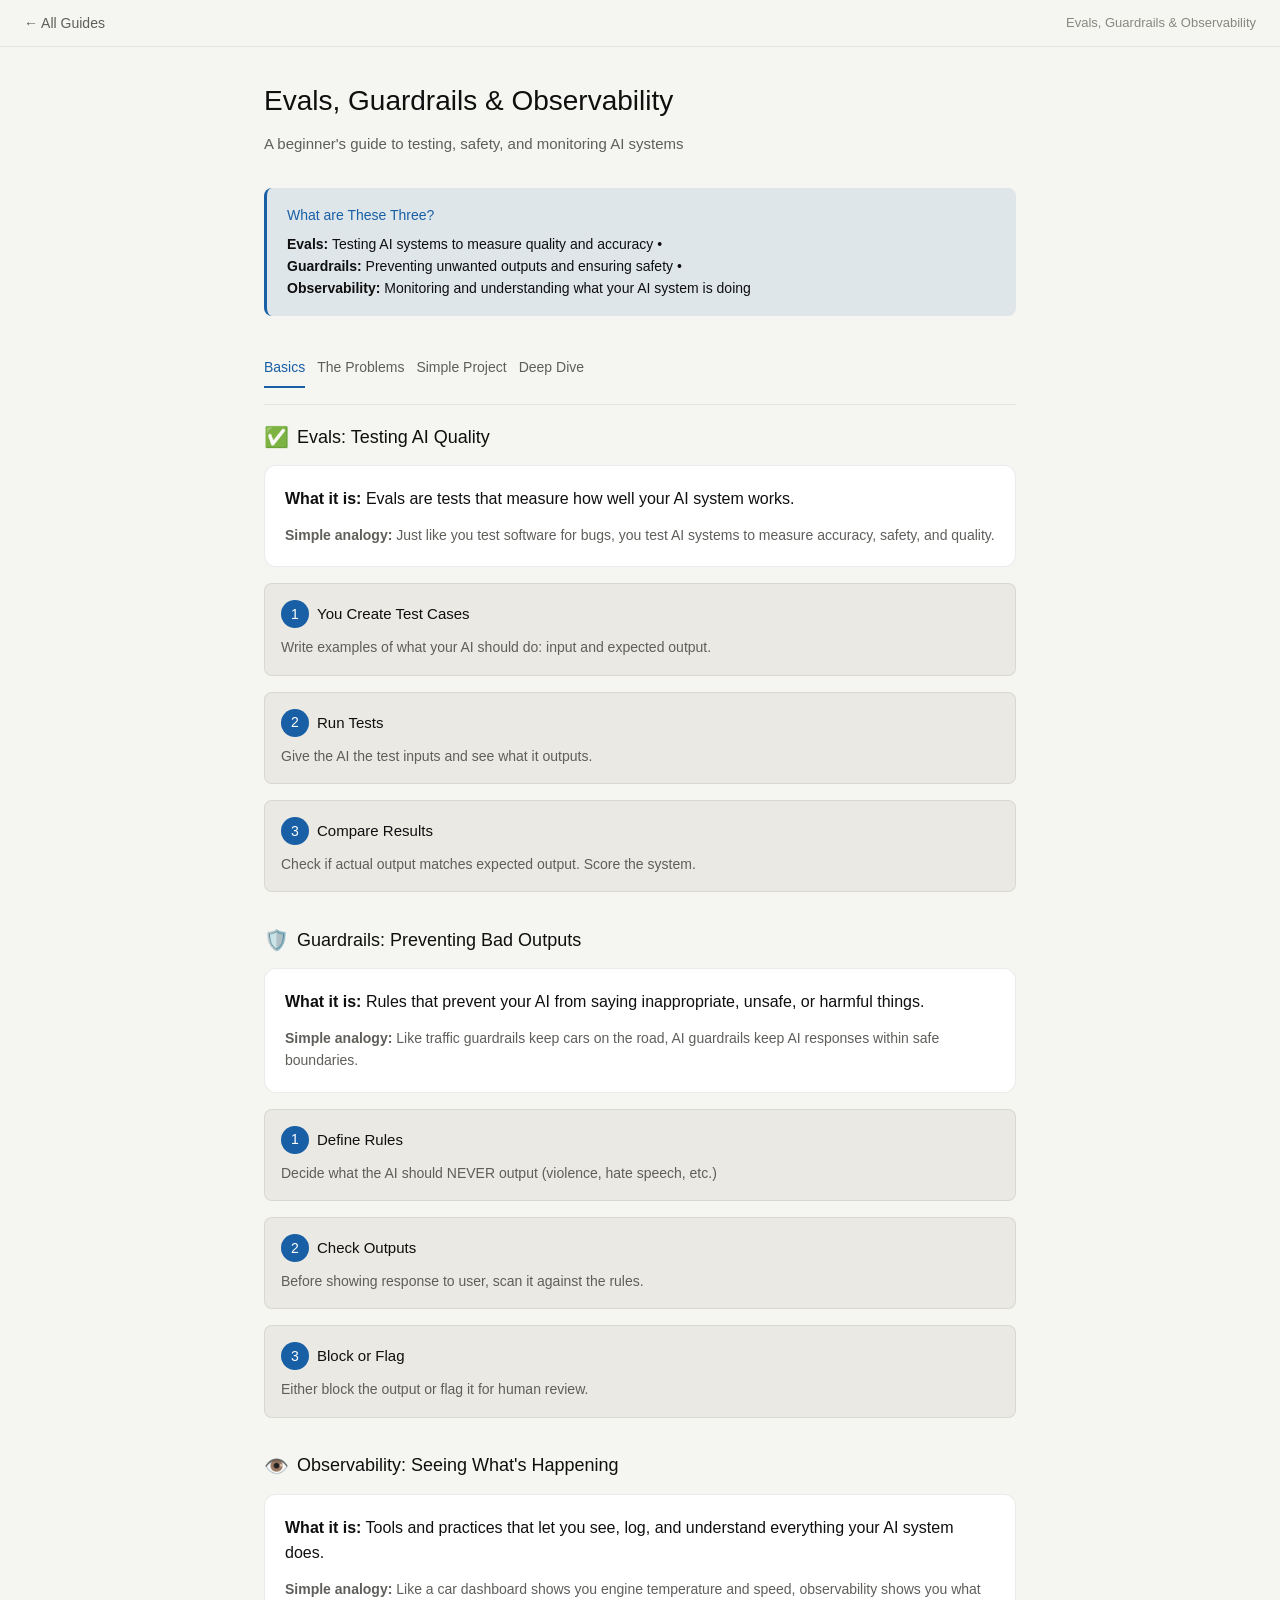
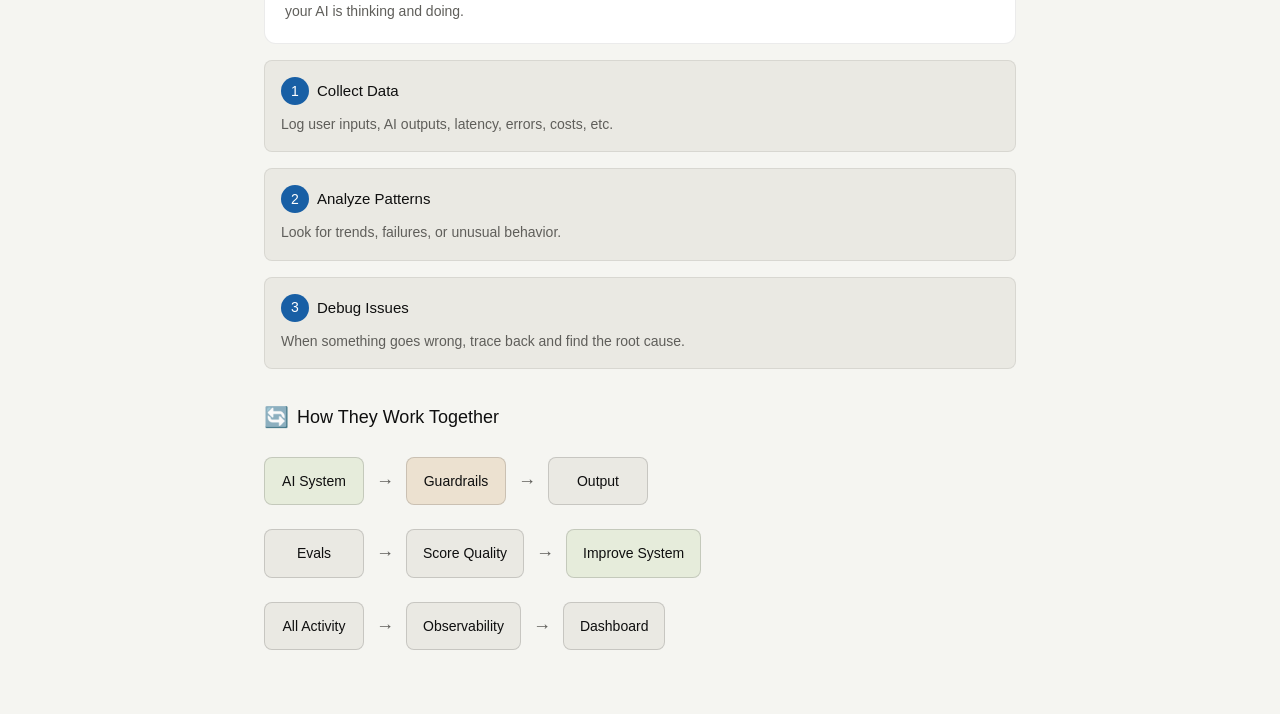
<file: Evals_Guardrails_Observability_Guide.html>
<!DOCTYPE html>
<html lang="en">
<head>
    <meta charset="UTF-8">
    <meta name="viewport" content="width=device-width, initial-scale=1.0">
    <title>Evals, Guardrails & Observability Guide</title>
    <link rel="stylesheet" href="shared.css">
</head>
<body>
    <nav class="site-nav">
        <a href="index.html">&larr; All Guides</a>
        <span class="site-nav-current">Evals, Guardrails & Observability</span>
    </nav>
    <div class="container">
        <h1>Evals, Guardrails & Observability</h1>
        <p class="subtitle">A beginner's guide to testing, safety, and monitoring AI systems</p>
        
        <div class="concept-box">
            <h3>What are These Three?</h3>
            <p><strong>Evals:</strong> Testing AI systems to measure quality and accuracy • <strong>
                <br>Guardrails:</strong> Preventing unwanted outputs and ensuring safety • <strong><br>Observability:</strong> Monitoring and understanding what your AI system is doing</p>
        </div>
        
        <div class="nav-tabs">
            <div class="nav-tab active" onclick="switchTab('basics')">Basics</div>
            <div class="nav-tab" onclick="switchTab('problems')">The Problems</div>
            <div class="nav-tab" onclick="switchTab('project')">Simple Project</div>
            <div class="nav-tab" onclick="switchTab('deep-dive')">Deep Dive</div>
        </div>
        
        <div id="basics-tab" style="display: block;">
            <div class="section">
                <div class="section-title">
                    <span class="section-icon">✅</span>
                    Evals: Testing AI Quality
                </div>
                
                <div class="card">
                    <p><strong>What it is:</strong> Evals are tests that measure how well your AI system works.</p>
                    <p style="margin-top: 12px; color: var(--text-secondary); font-size: 14px;"><strong>Simple analogy:</strong> Just like you test software for bugs, you test AI systems to measure accuracy, safety, and quality.</p>
                </div>
                
                <div class="step-box">
                    <div class="step-title">
                        <span class="step-number">1</span>
                        You Create Test Cases
                    </div>
                    <div class="step-description">Write examples of what your AI should do: input and expected output.</div>
                </div>
                
                <div class="step-box">
                    <div class="step-title">
                        <span class="step-number">2</span>
                        Run Tests
                    </div>
                    <div class="step-description">Give the AI the test inputs and see what it outputs.</div>
                </div>
                
                <div class="step-box">
                    <div class="step-title">
                        <span class="step-number">3</span>
                        Compare Results
                    </div>
                    <div class="step-description">Check if actual output matches expected output. Score the system.</div>
                </div>
            </div>
            
            <div class="section">
                <div class="section-title">
                    <span class="section-icon">🛡️</span>
                    Guardrails: Preventing Bad Outputs
                </div>
                
                <div class="card">
                    <p><strong>What it is:</strong> Rules that prevent your AI from saying inappropriate, unsafe, or harmful things.</p>
                    <p style="margin-top: 12px; color: var(--text-secondary); font-size: 14px;"><strong>Simple analogy:</strong> Like traffic guardrails keep cars on the road, AI guardrails keep AI responses within safe boundaries.</p>
                </div>
                
                <div class="step-box">
                    <div class="step-title">
                        <span class="step-number">1</span>
                        Define Rules
                    </div>
                    <div class="step-description">Decide what the AI should NEVER output (violence, hate speech, etc.)</div>
                </div>
                
                <div class="step-box">
                    <div class="step-title">
                        <span class="step-number">2</span>
                        Check Outputs
                    </div>
                    <div class="step-description">Before showing response to user, scan it against the rules.</div>
                </div>
                
                <div class="step-box">
                    <div class="step-title">
                        <span class="step-number">3</span>
                        Block or Flag
                    </div>
                    <div class="step-description">Either block the output or flag it for human review.</div>
                </div>
            </div>
            
            <div class="section">
                <div class="section-title">
                    <span class="section-icon">👁️</span>
                    Observability: Seeing What's Happening
                </div>
                
                <div class="card">
                    <p><strong>What it is:</strong> Tools and practices that let you see, log, and understand everything your AI system does.</p>
                    <p style="margin-top: 12px; color: var(--text-secondary); font-size: 14px;"><strong>Simple analogy:</strong> Like a car dashboard shows you engine temperature and speed, observability shows you what your AI is thinking and doing.</p>
                </div>
                
                <div class="step-box">
                    <div class="step-title">
                        <span class="step-number">1</span>
                        Collect Data
                    </div>
                    <div class="step-description">Log user inputs, AI outputs, latency, errors, costs, etc.</div>
                </div>
                
                <div class="step-box">
                    <div class="step-title">
                        <span class="step-number">2</span>
                        Analyze Patterns
                    </div>
                    <div class="step-description">Look for trends, failures, or unusual behavior.</div>
                </div>
                
                <div class="step-box">
                    <div class="step-title">
                        <span class="step-number">3</span>
                        Debug Issues
                    </div>
                    <div class="step-description">When something goes wrong, trace back and find the root cause.</div>
                </div>
            </div>
            
            <div class="section">
                <div class="section-title">
                    <span class="section-icon">🔄</span>
                    How They Work Together
                </div>
                
                <div class="flow-diagram">
                    <div class="flow-box" style="background: var(--bg-success);">AI System</div>
                    <div class="flow-arrow">→</div>
                    <div class="flow-box" style="background: var(--bg-warning);">Guardrails</div>
                    <div class="flow-arrow">→</div>
                    <div class="flow-box">Output</div>
                </div>
                
                <div style="margin-top: 24px;">
                    <div class="flow-diagram">
                        <div class="flow-box">Evals</div>
                        <div class="flow-arrow">→</div>
                        <div class="flow-box">Score Quality</div>
                        <div class="flow-arrow">→</div>
                        <div class="flow-box" style="background: var(--bg-success);">Improve System</div>
                    </div>
                </div>
                
                <div style="margin-top: 24px;">
                    <div class="flow-diagram">
                        <div class="flow-box">All Activity</div>
                        <div class="flow-arrow">→</div>
                        <div class="flow-box">Observability</div>
                        <div class="flow-arrow">→</div>
                        <div class="flow-box">Dashboard</div>
                    </div>
                </div>
            </div>
        </div>
        
        <div id="problems-tab" style="display: none;">
            <div class="section">
                <div class="section-title">
                    <span class="section-icon">❓</span>
                    What Problems Do These Solve?
                </div>
                
                <div class="warning-box">
                    <p><strong>Without Evals:</strong> You don't know if your AI is actually working well. You're flying blind!</p>
                </div>
                
                <div class="warning-box">
                    <p><strong>Without Guardrails:</strong> Your AI might accidentally say offensive, dangerous, or completely wrong things to users.</p>
                </div>
                
                <div class="warning-box">
                    <p><strong>Without Observability:</strong> When something breaks, you have no idea why. Finding bugs becomes nearly impossible.</p>
                </div>
            </div>
            
            <div class="section">
                <div class="section-title">
                    <span class="section-icon">📊</span>
                    Real-World Scenarios
                </div>
                
                <div class="card">
                    <p style="margin-bottom: 12px;"><strong>Scenario 1: Customer Support Bot</strong></p>
                    <p style="color: var(--text-secondary); font-size: 14px; margin-bottom: 12px;">🔴 <strong>Without protections:</strong> Bot hallucinates refund policies, tells customers wrong information</p>
                    <p style="color: var(--text-secondary); font-size: 14px; margin-bottom: 12px;">🟢 <strong>With protections:</strong> Evals ensure accuracy, guardrails prevent wrong info, observability catches issues</p>
                </div>
                
                <div class="card">
                    <p style="margin-bottom: 12px;"><strong>Scenario 2: Content Moderation System</strong></p>
                    <p style="color: var(--text-secondary); font-size: 14px; margin-bottom: 12px;">🔴 <strong>Without protections:</strong> AI generates hate speech, inappropriate content goes live</p>
                    <p style="color: var(--text-secondary); font-size: 14px; margin-bottom: 12px;">🟢 <strong>With protections:</strong> Guardrails block harmful outputs, observability logs all activity</p>
                </div>
                
                <div class="card">
                    <p style="margin-bottom: 12px;"><strong>Scenario 3: Medical AI Assistant</strong></p>
                    <p style="color: var(--text-secondary); font-size: 14px; margin-bottom: 12px;">🔴 <strong>Without protections:</strong> AI gives medical advice that's sometimes wrong. Patients trust it blindly</p>
                    <p style="color: var(--text-secondary); font-size: 14px; margin-bottom: 12px;">🟢 <strong>With protections:</strong> Evals verify medical accuracy, guardrails add disclaimers, observability tracks errors</p>
                </div>
            </div>
            
            <div class="section">
                <div class="section-title">
                    <span class="section-icon">📈</span>
                    Impact on Business
                </div>
                
                <table class="comparison-table">
                    <thead>
                        <tr>
                            <th>Without Protections</th>
                            <th>With Protections</th>
                        </tr>
                    </thead>
                    <tbody>
                        <tr>
                            <td>User complaints ❌</td>
                            <td>Happy users ✅</td>
                        </tr>
                        <tr>
                            <td>Low confidence in AI</td>
                            <td>High trust in system</td>
                        </tr>
                        <tr>
                            <td>Can't fix bugs</td>
                            <td>Fast debugging</td>
                        </tr>
                        <tr>
                            <td>No quality metrics</td>
                            <td>Clear measurements</td>
                        </tr>
                        <tr>
                            <td>Regulatory risks</td>
                            <td>Compliant systems</td>
                        </tr>
                        <tr>
                            <td>High costs from errors</td>
                            <td>Cost savings</td>
                        </tr>
                    </tbody>
                </table>
            </div>
        </div>
        
        <div id="project-tab" style="display: none;">
            <div class="section">
                <div class="section-title">
                    <span class="section-icon">🚀</span>
                    Simple Project: All Three Together
                </div>
                
                <p style="color: var(--text-secondary); margin-bottom: 1rem;">We'll build a simple chatbot with evals, guardrails, and observability all working together.</p>
                
                <div class="concept-box">
                    <h3>Project Goal</h3>
                    <p>Create a system that: (1) Tests the chatbot's quality (Evals), (2) Prevents bad outputs (Guardrails), (3) Logs everything for debugging (Observability)</p>
                </div>
            </div>
            
            <div class="section">
                <div class="section-title">
                    <span class="section-icon">📋</span>
                    Step-by-Step Implementation
                </div>
                
                <div class="step-box">
                    <div class="step-title">
                        <span class="step-number">1</span>
                        Install Libraries
                    </div>
                    <div class="step-description">
                        <p>Get the tools you need:</p>
                        <pre>pip install anthropic python-dotenv</pre>
                    </div>
                </div>
                
                <div class="step-box">
                    <div class="step-title">
                        <span class="step-number">2</span>
                        Build the System with All Three
                    </div>
                    <div class="step-description">
                        <p>Create <code>chatbot_with_protections.py</code>:</p>
                        <pre>import json
import logging
from datetime import datetime
from anthropic import Anthropic

# SETUP: Observability Logging
logging.basicConfig(level=logging.INFO)
logger = logging.getLogger(__name__)

# Store all interactions for observability
interactions_log = []

client = Anthropic()

# ==================== GUARDRAILS ====================
class Guardrails:
    """Prevent bad outputs from the AI"""
    
    def __init__(self):
        # List of prohibited words/phrases
        self.blocked_patterns = [
            "kill yourself",
            "hate all",
            "illegal drug",
            "bomb",
            "crash the market"
        ]
    
    def check_output(self, text):
        """Return True if output is safe, False if it should be blocked"""
        text_lower = text.lower()
        
        for pattern in self.blocked_patterns:
            if pattern in text_lower:
                logger.warning(f"⚠️ BLOCKED: Output contains '{pattern}'")
                return False
        
        return True
    
    def sanitize_output(self, text):
        """Replace unsafe content with safe alternative"""
        if not self.check_output(text):
            return "I can't provide that information. Please ask something else."
        return text

# ==================== EVALS ====================
class Evaluator:
    """Test the quality of responses"""
    
    def __init__(self):
        self.test_cases = [
            {
                "question": "What is 2+2?",
                "expected_keywords": ["4"],
                "category": "math"
            },
            {
                "question": "What is Python?",
                "expected_keywords": ["programming", "language"],
                "category": "knowledge"
            },
            {
                "question": "Explain machine learning in simple terms",
                "expected_keywords": ["data", "learn", "pattern"],
                "category": "explanation"
            }
        ]
        self.results = []
    
    def evaluate_response(self, question, response):
        """Score a response on quality"""
        score = 0
        max_score = 100
        
        # Check length (good responses aren't too short)
        if len(response.split()) < 3:
            feedback = "Response too short"
            logger.info(f"📊 Eval: {feedback}")
            return {"score": 20, "feedback": feedback, "question": question}
        
        # Check if it makes sense (no obvious errors)
        if "?" in response and "." not in response:
            score = 70
            feedback = "Response is a question instead of answer"
        else:
            score = 90
            feedback = "Good response quality"
        
        logger.info(f"📊 Eval: {question[:30]}... → Score: {score}/100")
        
        return {
            "score": score,
            "feedback": feedback,
            "question": question,
            "response": response[:100]
        }
    
    def run_evals(self, chatbot_func):
        """Run test cases against the chatbot"""
        logger.info("🧪 Starting evaluation suite...")
        total_score = 0
        
        for test in self.test_cases:
            response = chatbot_func(test["question"])
            result = self.evaluate_response(test["question"], response)
            self.results.append(result)
            total_score += result["score"]
        
        average_score = total_score / len(self.test_cases)
        logger.info(f"🎯 Evaluation complete. Average: {average_score:.0f}/100")
        
        return {
            "average_score": average_score,
            "total_tests": len(self.test_cases),
            "results": self.results
        }

# ==================== OBSERVABILITY ====================
class Observer:
    """Log and track system behavior"""
    
    def __init__(self):
        self.events = []
    
    def log_interaction(self, user_input, ai_response, latency, metadata=None):
        """Log a user-AI interaction"""
        event = {
            "timestamp": datetime.now().isoformat(),
            "user_input": user_input,
            "ai_response": ai_response[:100],
            "latency_ms": latency,
            "metadata": metadata or {}
        }
        self.events.append(event)
        logger.info(f"📝 Interaction logged: {user_input[:30]}...")
        
        return event
    
    def get_stats(self):
        """Get statistics about system behavior"""
        if not self.events:
            return {"error": "No events logged"}
        
        latencies = [e["latency_ms"] for e in self.events]
        
        return {
            "total_interactions": len(self.events),
            "avg_latency_ms": sum(latencies) / len(latencies),
            "min_latency_ms": min(latencies),
            "max_latency_ms": max(latencies),
            "latest_5": self.events[-5:]
        }
    
    def find_issues(self):
        """Detect potential issues from logs"""
        issues = []
        
        # Check for slow responses
        slow_responses = [e for e in self.events if e["latency_ms"] > 5000]
        if slow_responses:
            issues.append(f"⚠️ {len(slow_responses)} slow responses detected")
        
        # Check for repeated failures
        if len(self.events) > 10:
            recent = self.events[-10:]
            issues.append(f"ℹ️ Last 10 interactions logged")
        
        return issues

# ==================== CHATBOT ====================
class SafeChatbot:
    """Chatbot with Evals, Guardrails, and Observability"""
    
    def __init__(self):
        self.guardrails = Guardrails()
        self.evaluator = Evaluator()
        self.observer = Observer()
        self.client = client
    
    def respond(self, user_input):
        """Get a response with all protections"""
        import time
        start = time.time()
        
        try:
            # Get response from Claude
            response = self.client.messages.create(
                model="claude-opus-4-1",
                max_tokens=256,
                messages=[{"role": "user", "content": user_input}]
            )
            
            ai_response = response.content[0].text
            latency = (time.time() - start) * 1000  # Convert to ms
            
            # Apply guardrails
            safe_response = self.guardrails.sanitize_output(ai_response)
            
            # Log for observability
            self.observer.log_interaction(user_input, safe_response, latency)
            
            return safe_response
        
        except Exception as e:
            logger.error(f"❌ Error: {str(e)}")
            return "Sorry, I encountered an error."
    
    def run_evals(self):
        """Run evaluation tests"""
        return self.evaluator.run_evals(self.respond)
    
    def get_status(self):
        """Get system status and statistics"""
        return {
            "observability": self.observer.get_stats(),
            "issues": self.observer.find_issues()
        }

# ==================== MAIN ====================
if __name__ == "__main__":
    print("🤖 Safe Chatbot with Evals, Guardrails & Observability\n")
    
    chatbot = SafeChatbot()
    
    # Example: Test the chatbot
    print("📝 Testing chatbot...\n")
    
    test_questions = [
        "What is AI?",
        "Explain machine learning"
    ]
    
    for question in test_questions:
        response = chatbot.respond(question)
        print(f"User: {question}")
        print(f"Bot: {response}\n")
    
    # Run evaluations
    print("\n" + "="*50)
    print("🧪 RUNNING EVALUATIONS")
    print("="*50 + "\n")
    eval_results = chatbot.run_evals()
    print(f"Average Score: {eval_results['average_score']:.0f}/100\n")
    
    # Show observability data
    print("="*50)
    print("👁️ OBSERVABILITY DASHBOARD")
    print("="*50 + "\n")
    status = chatbot.get_status()
    print(f"Total interactions: {status['observability']['total_interactions']}")
    print(f"Avg latency: {status['observability']['avg_latency_ms']:.0f}ms")
    
    if status['issues']:
        print("\n⚠️ Detected Issues:")
        for issue in status['issues']:
            print(f"  {issue}")
    
    print("\n✅ System running with protections!")</pre>
                    </div>
                </div>
                
                <div class="step-box">
                    <div class="step-title">
                        <span class="step-number">3</span>
                        Run Your Protected System
                    </div>
                    <div class="step-description">
                        <p>Set your API key and run:</p>
                        <pre>export ANTHROPIC_API_KEY="your-key"
python chatbot_with_protections.py</pre>
                        <p style="margin-top: 12px;"><strong>You'll see:</strong></p>
                        <div class="example-output">🤖 Safe Chatbot with Evals, Guardrails & Observability

📝 Testing chatbot...

User: What is AI?
Bot: AI stands for Artificial Intelligence...

==================================================
🧪 RUNNING EVALUATIONS
==================================================

Average Score: 90/100

==================================================
👁️ OBSERVABILITY DASHBOARD
==================================================

Total interactions: 2
Avg latency: 1250ms

✅ System running with protections!</div>
                    </div>
                </div>
            </div>
            
            <div class="section">
                <div class="section-title">
                    <span class="section-icon">🎯</span>
                    What Just Happened?
                </div>
                
                <div class="card">
                    <p style="margin-bottom: 12px;"><strong>Evals in Action:</strong></p>
                    <p style="color: var(--text-secondary); font-size: 14px; margin-bottom: 12px;">System tested responses for quality and scored them. You can see exactly how well the AI is performing.</p>
                    
                    <p style="margin-top: 12px; padding-top: 12px; border-top: 0.5px solid var(--border); margin-bottom: 12px;"><strong>Guardrails in Action:</strong></p>
                    <p style="color: var(--text-secondary); font-size: 14px; margin-bottom: 12px;">Every response was checked against prohibited patterns before returning to user.</p>
                    
                    <p style="margin-top: 12px; padding-top: 12px; border-top: 0.5px solid var(--border);"><strong>Observability in Action:</strong></p>
                    <p style="color: var(--text-secondary); font-size: 14px;">Every interaction was logged with timestamp, latency, and content. You can see exactly what happened.</p>
                </div>
            </div>
        </div>
        
        <div id="deep-dive-tab" style="display: none;">
            <div class="section">
                <div class="section-title">
                    <span class="section-icon">🔍</span>
                    Deep Dive: Each Component
                </div>
                
                <div class="card">
                    <p style="margin-bottom: 12px;"><strong>These three systems work independently but together create a robust AI system.</strong></p>
                    <p style="color: var(--text-secondary); font-size: 14px;">Let's explore what makes each powerful.</p>
                </div>
            </div>
            
            <div class="section">
                <div class="section-title">
                    <span class="section-icon">✅</span>
                    EVALS: Measuring Quality
                </div>
                
                <div class="collapsible" onclick="toggleCollapsible(this)">
                    <span>Types of Evals</span>
                    <span class="collapsible-icon">›</span>
                </div>
                <div class="content">
                    <div class="content-inner">
                        <p><strong>1. Deterministic Evals</strong></p>
                        <p style="color: var(--text-secondary); font-size: 14px; margin-top: 8px;">Check for exact conditions. Example: "Did the response contain the answer?"</p>
                        <pre>✓ Fast
✓ Reliable
✗ Limited (can't judge quality)</pre>
                        
                        <p style="margin-top: 12px;"><strong>2. LLM-as-Judge Evals</strong></p>
                        <p style="color: var(--text-secondary); font-size: 14px; margin-top: 8px;">Use another AI to judge the response. Example: "Is this response helpful?"</p>
                        <pre>✓ Flexible
✓ Understands nuance
✗ Costs money
✗ Can be subjective</pre>
                        
                        <p style="margin-top: 12px;"><strong>3. Human Evals</strong></p>
                        <p style="color: var(--text-secondary); font-size: 14px; margin-top: 8px;">Have people rate responses. The "gold standard".</p>
                        <pre>✓ Most accurate
✗ Slow
✗ Expensive
✗ Doesn't scale</pre>
                    </div>
                </div>
                
                <div class="collapsible" onclick="toggleCollapsible(this)" style="margin-top: 12px;">
                    <span>Eval Metrics You Should Know</span>
                    <span class="collapsible-icon">›</span>
                </div>
                <div class="content">
                    <div class="content-inner">
                        <p><strong>Accuracy:</strong> Is the answer correct? (Math, facts)</p>
                        <p style="color: var(--text-secondary); font-size: 14px; margin-top: 6px; margin-bottom: 12px;">Target: 95%+</p>
                        
                        <p><strong>Relevance:</strong> Does the answer match the question?</p>
                        <p style="color: var(--text-secondary); font-size: 14px; margin-top: 6px; margin-bottom: 12px;">Target: 90%+</p>
                        
                        <p><strong>Coherence:</strong> Does the response make sense?</p>
                        <p style="color: var(--text-secondary); font-size: 14px; margin-top: 6px; margin-bottom: 12px;">Target: 95%+</p>
                        
                        <p><strong>Harmfulness:</strong> Does it contain harmful content?</p>
                        <p style="color: var(--text-secondary); font-size: 14px; margin-top: 6px; margin-bottom: 12px;">Target: 0%</p>
                        
                        <p><strong>Latency:</strong> How fast is the response?</p>
                        <p style="color: var(--text-secondary); font-size: 14px; margin-top: 6px; margin-bottom: 12px;">Target: &lt;1 second</p>
                        
                        <p><strong>Cost:</strong> How much does each response cost?</p>
                        <p style="color: var(--text-secondary); font-size: 14px; margin-top: 6px;">Target: Depends on your budget</p>
                    </div>
                </div>
                
                <div class="collapsible" onclick="toggleCollapsible(this)" style="margin-top: 12px;">
                    <span>Building Good Test Cases</span>
                    <span class="collapsible-icon">›</span>
                </div>
                <div class="content">
                    <div class="content-inner">
                        <p><strong>Good test cases cover:</strong></p>
                        <ul style="margin-left: 20px; color: var(--text-secondary); font-size: 14px; margin-top: 8px;">
                            <li>Normal cases (typical usage)</li>
                            <li>Edge cases (unusual but valid inputs)</li>
                            <li>Error cases (invalid inputs)</li>
                            <li>Adversarial cases (trying to trick the AI)</li>
                        </ul>
                        
                        <p style="margin-top: 12px;"><strong>Example:</strong></p>
                        <pre>Test: Summarize this article
Normal: "Summarize CNN article about climate"
Edge: "Summarize 500-word article"
Error: "Summarize invalid-url.com"
Adversarial: "Make this summary lie about the facts"</pre>
                    </div>
                </div>
            </div>
            
            <div class="section">
                <div class="section-title">
                    <span class="section-icon">🛡️</span>
                    GUARDRAILS: Preventing Bad Outputs
                </div>
                
                <div class="collapsible" onclick="toggleCollapsible(this)">
                    <span>Types of Guardrails</span>
                    <span class="collapsible-icon">›</span>
                </div>
                <div class="content">
                    <div class="content-inner">
                        <p><strong>1. Rule-Based Guardrails</strong></p>
                        <p style="color: var(--text-secondary); font-size: 14px; margin-top: 8px;">Check for specific words or patterns.</p>
                        <pre>Example: Block if response contains "password"
✓ Fast
✗ Easy to bypass
✗ Can have false positives</pre>
                        
                        <p style="margin-top: 12px;"><strong>2. Semantic Guardrails</strong></p>
                        <p style="color: var(--text-secondary); font-size: 14px; margin-top: 8px;">Use AI to understand if content is harmful.</p>
                        <pre>Example: Use embedding to detect hateful intent
✓ Accurate
✓ Hard to bypass
✗ More expensive</pre>
                        
                        <p style="margin-top: 12px;"><strong>3. Prompt-Based Guardrails</strong></p>
                        <p style="color: var(--text-secondary); font-size: 14px; margin-top: 8px;">Tell the AI upfront what it should never do.</p>
                        <pre>Example: "Never give medical advice"
✓ Built-in prevention
✗ AI might ignore instructions</pre>
                    </div>
                </div>
                
                <div class="collapsible" onclick="toggleCollapsible(this)" style="margin-top: 12px;">
                    <span>Common Guardrails to Implement</span>
                    <span class="collapsible-icon">›</span>
                </div>
                <div class="content">
                    <div class="content-inner">
                        <table class="comparison-table">
                            <thead>
                                <tr>
                                    <th>Type</th>
                                    <th>Example</th>
                                </tr>
                            </thead>
                            <tbody>
                                <tr>
                                    <td><strong>Safety</strong></td>
                                    <td>Block violence, hate speech, illegal content</td>
                                </tr>
                                <tr>
                                    <td><strong>Privacy</strong></td>
                                    <td>Don't output user emails or personal info</td>
                                </tr>
                                <tr>
                                    <td><strong>Accuracy</strong></td>
                                    <td>Flag unconfident or hallucinated responses</td>
                                </tr>
                                <tr>
                                    <td><strong>Brand</strong></td>
                                    <td>Stay professional, match company tone</td>
                                </tr>
                                <tr>
                                    <td><strong>Legal</strong></td>
                                    <td>Add disclaimers for medical/legal advice</td>
                                </tr>
                                <tr>
                                    <td><strong>Bias</strong></td>
                                    <td>Treat all groups equally and fairly</td>
                                </tr>
                            </tbody>
                        </table>
                    </div>
                </div>
                
                <div class="collapsible" onclick="toggleCollapsible(this)" style="margin-top: 12px;">
                    <span>Guardrail Best Practices</span>
                    <span class="collapsible-icon">›</span>
                </div>
                <div class="content">
                    <div class="content-inner">
                        <p style="margin-bottom: 12px;"><strong>1. Layer your guardrails</strong></p>
                        <p style="color: var(--text-secondary); font-size: 14px;">Don't rely on just one check. Use multiple methods (rule + semantic + prompt).</p>
                        
                        <p style="margin-top: 12px; padding-top: 12px; border-top: 0.5px solid var(--border); margin-bottom: 12px;"><strong>2. Test them thoroughly</strong></p>
                        <p style="color: var(--text-secondary); font-size: 14px;">Make sure your guardrails catch bad outputs and don't block good ones.</p>
                        
                        <p style="margin-top: 12px; padding-top: 12px; border-top: 0.5px solid var(--border); margin-bottom: 12px;"><strong>3. Log violations</strong></p>
                        <p style="color: var(--text-secondary); font-size: 14px;">Track what was blocked and why. Find patterns.</p>
                        
                        <p style="margin-top: 12px; padding-top: 12px; border-top: 0.5px solid var(--border);"><strong>4. Make them adjustable</strong></p>
                        <p style="color: var(--text-secondary); font-size: 14px;">Don't hard-code rules. Use a config file so you can update them without code changes.</p>
                    </div>
                </div>
            </div>
            
            <div class="section">
                <div class="section-title">
                    <span class="section-icon">👁️</span>
                    OBSERVABILITY: Seeing Everything
                </div>
                
                <div class="collapsible" onclick="toggleCollapsible(this)">
                    <span>What to Log</span>
                    <span class="collapsible-icon">›</span>
                </div>
                <div class="content">
                    <div class="content-inner">
                        <p style="margin-bottom: 12px;"><strong>User-Side Data:</strong></p>
                        <ul style="margin-left: 20px; color: var(--text-secondary); font-size: 14px;">
                            <li>User ID (anonymized)</li>
                            <li>Input text</li>
                            <li>Timestamp</li>
                            <li>User feedback (thumbs up/down)</li>
                        </ul>
                        
                        <p style="margin-top: 12px; padding-top: 12px; border-top: 0.5px solid var(--border); margin-bottom: 12px;"><strong>AI-Side Data:</strong></p>
                        <ul style="margin-left: 20px; color: var(--text-secondary); font-size: 14px;">
                            <li>Model used</li>
                            <li>Output text</li>
                            <li>Tokens used</li>
                            <li>Confidence score</li>
                        </ul>
                        
                        <p style="margin-top: 12px; padding-top: 12px; border-top: 0.5px solid var(--border); margin-bottom: 12px;"><strong>System-Side Data:</strong></p>
                        <ul style="margin-left: 20px; color: var(--text-secondary); font-size: 14px;">
                            <li>Latency (how long it took)</li>
                            <li>Cost (API charges)</li>
                            <li>Errors that occurred</li>
                            <li>Cache hits/misses</li>
                        </ul>
                        
                        <p style="margin-top: 12px; padding-top: 12px; border-top: 0.5px solid var(--border);"><strong>Safety-Side Data:</strong></p>
                        <ul style="margin-left: 20px; color: var(--text-secondary); font-size: 14px;">
                            <li>Guardrail checks performed</li>
                            <li>Any blocks or flags</li>
                            <li>Safety scores</li>
                        </ul>
                    </div>
                </div>
                
                <div class="collapsible" onclick="toggleCollapsible(this)" style="margin-top: 12px;">
                    <span>Observability Tools</span>
                    <span class="collapsible-icon">›</span>
                </div>
                <div class="content">
                    <div class="content-inner">
                        <p><strong>Open Source:</strong></p>
                        <ul style="margin-left: 20px; color: var(--text-secondary); font-size: 14px; margin-bottom: 12px;">
                            <li>ELK Stack (Elasticsearch, Logstash, Kibana)</li>
                            <li>Prometheus + Grafana</li>
                            <li>Jaeger (for tracing)</li>
                        </ul>
                        
                        <p><strong>Specialized for AI:</strong></p>
                        <ul style="margin-left: 20px; color: var(--text-secondary); font-size: 14px; margin-bottom: 12px;">
                            <li>Langfuse - LLM observability</li>
                            <li>Arize - ML monitoring</li>
                            <li>Phoenix - LLM monitoring</li>
                            <li>Galileo - LLM evaluation</li>
                        </ul>
                        
                        <p><strong>Cloud Platforms:</strong></p>
                        <ul style="margin-left: 20px; color: var(--text-secondary); font-size: 14px;">
                            <li>DataDog</li>
                            <li>New Relic</li>
                            <li>Splunk</li>
                        </ul>
                    </div>
                </div>
                
                <div class="collapsible" onclick="toggleCollapsible(this)" style="margin-top: 12px;">
                    <span>Observability Dashboard Essentials</span>
                    <span class="collapsible-icon">›</span>
                </div>
                <div class="content">
                    <div class="content-inner">
                        <p style="margin-bottom: 12px;"><strong>Real-Time Metrics:</strong></p>
                        <ul style="margin-left: 20px; color: var(--text-secondary); font-size: 14px;">
                            <li>Requests per minute</li>
                            <li>Average response time</li>
                            <li>Error rate</li>
                            <li>Active users</li>
                        </ul>
                        
                        <p style="margin-top: 12px; padding-top: 12px; border-top: 0.5px solid var(--border); margin-bottom: 12px;"><strong>Historical Trends:</strong></p>
                        <ul style="margin-left: 20px; color: var(--text-secondary); font-size: 14px;">
                            <li>Quality over time</li>
                            <li>Cost trends</li>
                            <li>Popular queries</li>
                            <li>Error patterns</li>
                        </ul>
                        
                        <p style="margin-top: 12px; padding-top: 12px; border-top: 0.5px solid var(--border); margin-bottom: 12px;"><strong>Alerts:</strong></p>
                        <ul style="margin-left: 20px; color: var(--text-secondary); font-size: 14px;">
                            <li>Error rate > 5%</li>
                            <li>Latency > expected</li>
                            <li>Cost spike</li>
                            <li>Unusual patterns</li>
                        </ul>
                    </div>
                </div>
            </div>
            
            <div class="section">
                <div class="section-title">
                    <span class="section-icon">🔄</span>
                    The Feedback Loop
                </div>
                
                <div class="card">
                    <p style="margin-bottom: 12px;"><strong>How they work together to improve:</strong></p>
                    
                    <div style="margin-top: 16px;">
                        <p style="color: var(--text-secondary); font-size: 14px; margin-bottom: 8px;">1. <strong>Observability detects issues</strong> - "Output quality dropped 10%"</p>
                        <p style="color: var(--text-secondary); font-size: 14px; margin-bottom: 8px;">2. <strong>Evals pinpoint the problem</strong> - "Accuracy on question-answering dropped"</p>
                        <p style="color: var(--text-secondary); font-size: 14px; margin-bottom: 8px;">3. <strong>You make improvements</strong> - Change prompt, model, or guardrails</p>
                        <p style="color: var(--text-secondary); font-size: 14px;">4. <strong>Evals verify improvement</strong> - Run evals again, see if scores went up</p>
                    </div>
                </div>
            </div>
            
            <div class="section">
                <div class="section-title">
                    <span class="section-icon">🌍</span>
                    Real-World Deployments
                </div>
                
                <div class="card">
                    <p style="margin-bottom: 12px;"><strong>Example 1: E-Commerce Recommendation Engine</strong></p>
                    <p style="color: var(--text-secondary); font-size: 14px; margin-bottom: 12px;">✅ Evals: Test if recommendations boost sales
<br>✅ Guardrails: Block recommendations for out-of-stock items
<br>✅ Observability: Track click-through rates and revenue impact</p>
                </div>
                
                <div class="card">
                    <p style="margin-bottom: 12px;"><strong>Example 2: Content Moderation System</strong></p>
                    <p style="color: var(--text-secondary); font-size: 14px; margin-bottom: 12px;">✅ Evals: Measure accuracy on hate speech detection
<br>✅ Guardrails: Block hate speech automatically
<br>✅ Observability: Track appeals and override patterns</p>
                </div>
                
                <div class="card">
                    <p style="margin-bottom: 12px;"><strong>Example 3: Customer Support Bot</strong></p>
                    <p style="color: var(--text-secondary); font-size: 14px;">✅ Evals: Rate response helpfulness and accuracy
<br>✅ Guardrails: Escalate to human for sensitive topics
<br>✅ Observability: Track escalation rates and resolution time</p>
                </div>
            </div>
            
            <div class="section">
                <div class="section-title">
                    <span class="section-icon">❓</span>
                    Common Questions
                </div>
                
                <div class="collapsible" onclick="toggleCollapsible(this)">
                    <span>How often should I run evals?</span>
                    <span class="collapsible-icon">›</span>
                </div>
                <div class="content">
                    <div class="content-inner">
                        <p><strong>During development:</strong> Continuously, after every change</p>
                        <p style="color: var(--text-secondary); font-size: 14px; margin-bottom: 12px;">Use CI/CD to run them automatically</p>
                        
                        <p><strong>In production:</strong> Daily or weekly</p>
                        <p style="color: var(--text-secondary); font-size: 14px;">Catch regressions before users complain</p>
                    </div>
                </div>
                
                <div class="collapsible" onclick="toggleCollapsible(this)" style="margin-top: 12px;">
                    <span>Won't guardrails make my AI too restrictive?</span>
                    <span class="collapsible-icon">›</span>
                </div>
                <div class="content">
                    <div class="content-inner">
                        <p>If guardrails are too strict, yes. That's why you should:</p>
                        <ul style="margin-left: 20px; color: var(--text-secondary); font-size: 14px; margin-top: 8px;">
                            <li>Start conservative, loosen gradually</li>
                            <li>Monitor false positive rates</li>
                            <li>Get feedback from users</li>
                            <li>Use confidence thresholds instead of binary blocking</li>
                        </ul>
                    </div>
                </div>
                
                <div class="collapsible" onclick="toggleCollapsible(this)" style="margin-top: 12px;">
                    <span>How much does observability cost?</span>
                    <span class="collapsible-icon">›</span>
                </div>
                <div class="content">
                    <div class="content-inner">
                        <p><strong>Open source tools:</strong> Free, but requires setup and maintenance</p>
                        <p style="color: var(--text-secondary); font-size: 14px; margin-bottom: 12px;">Examples: Prometheus, ELK Stack</p>
                        
                        <p><strong>Cloud providers:</strong> Pay-as-you-go, typically $100-$1000/month</p>
                        <p style="color: var(--text-secondary); font-size: 14px; margin-bottom: 12px;">Examples: DataDog, New Relic</p>
                        
                        <p><strong>AI-specific tools:</strong> $50-$500/month</p>
                        <p style="color: var(--text-secondary); font-size: 14px;">Examples: Langfuse, Arize</p>
                    </div>
                </div>
                
                <div class="collapsible" onclick="toggleCollapsible(this)" style="margin-top: 12px;">
                    <span>Can I combine evals, guardrails, and observability?</span>
                    <span class="collapsible-icon">›</span>
                </div>
                <div class="content">
                    <div class="content-inner">
                        <p><strong>Absolutely! In fact, you should.</strong></p>
                        <p style="color: var(--text-secondary); font-size: 14px; margin-top: 8px;">They work together:</p>
                        <ul style="margin-left: 20px; color: var(--text-secondary); font-size: 14px; margin-top: 8px;">
                            <li>Observability provides data</li>
                            <li>Evals measure quality from that data</li>
                            <li>Guardrails prevent bad outcomes</li>
                            <li>Loop back to improve system</li>
                        </ul>
                    </div>
                </div>
            </section>
        </div>
        
        <div style="margin-top: 2rem; padding-top: 2rem; border-top: 0.5px solid var(--border);">
            <div class="section-title">
                <span class="section-icon">🎓</span>
                Next Steps to Master All Three
            </div>
            <div class="card">
                <ol style="padding-left: 20px; color: var(--text-secondary); font-size: 14px;">
                    <li style="margin-bottom: 8px;">Build and run the simple project above</li>
                    <li style="margin-bottom: 8px;">Create your own test cases for your use case</li>
                    <li style="margin-bottom: 8px;">Implement guardrails specific to your domain</li>
                    <li style="margin-bottom: 8px;">Set up logging for all interactions</li>
                    <li style="margin-bottom: 8px;">Build a simple observability dashboard</li>
                    <li style="margin-bottom: 8px;">Explore frameworks like LangSmith for evals</li>
                    <li style="margin-bottom: 8px;">Set up automated eval runs in your CI/CD</li>
                    <li>Deploy to production with full observability</li>
                </ol>
            </div>
        </div>
    </div>
    
    <script>
        function switchTab(tab) {
            // Hide all tabs
            document.getElementById('basics-tab').style.display = 'none';
            document.getElementById('problems-tab').style.display = 'none';
            document.getElementById('project-tab').style.display = 'none';
            document.getElementById('deep-dive-tab').style.display = 'none';
            
            // Show selected tab
            document.getElementById(tab + '-tab').style.display = 'block';
            
            // Update nav buttons
            document.querySelectorAll('.nav-tab').forEach(btn => {
                btn.classList.remove('active');
            });
            event.target.classList.add('active');
            
            // Scroll to top
            window.scrollTo(0, 0);
        }
        
        function toggleCollapsible(element) {
            const collapsible = element;
            const content = element.nextElementSibling;
            
            collapsible.classList.toggle('active');
            content.classList.toggle('active');
        }
    </script>
</body>
</html>
</file>
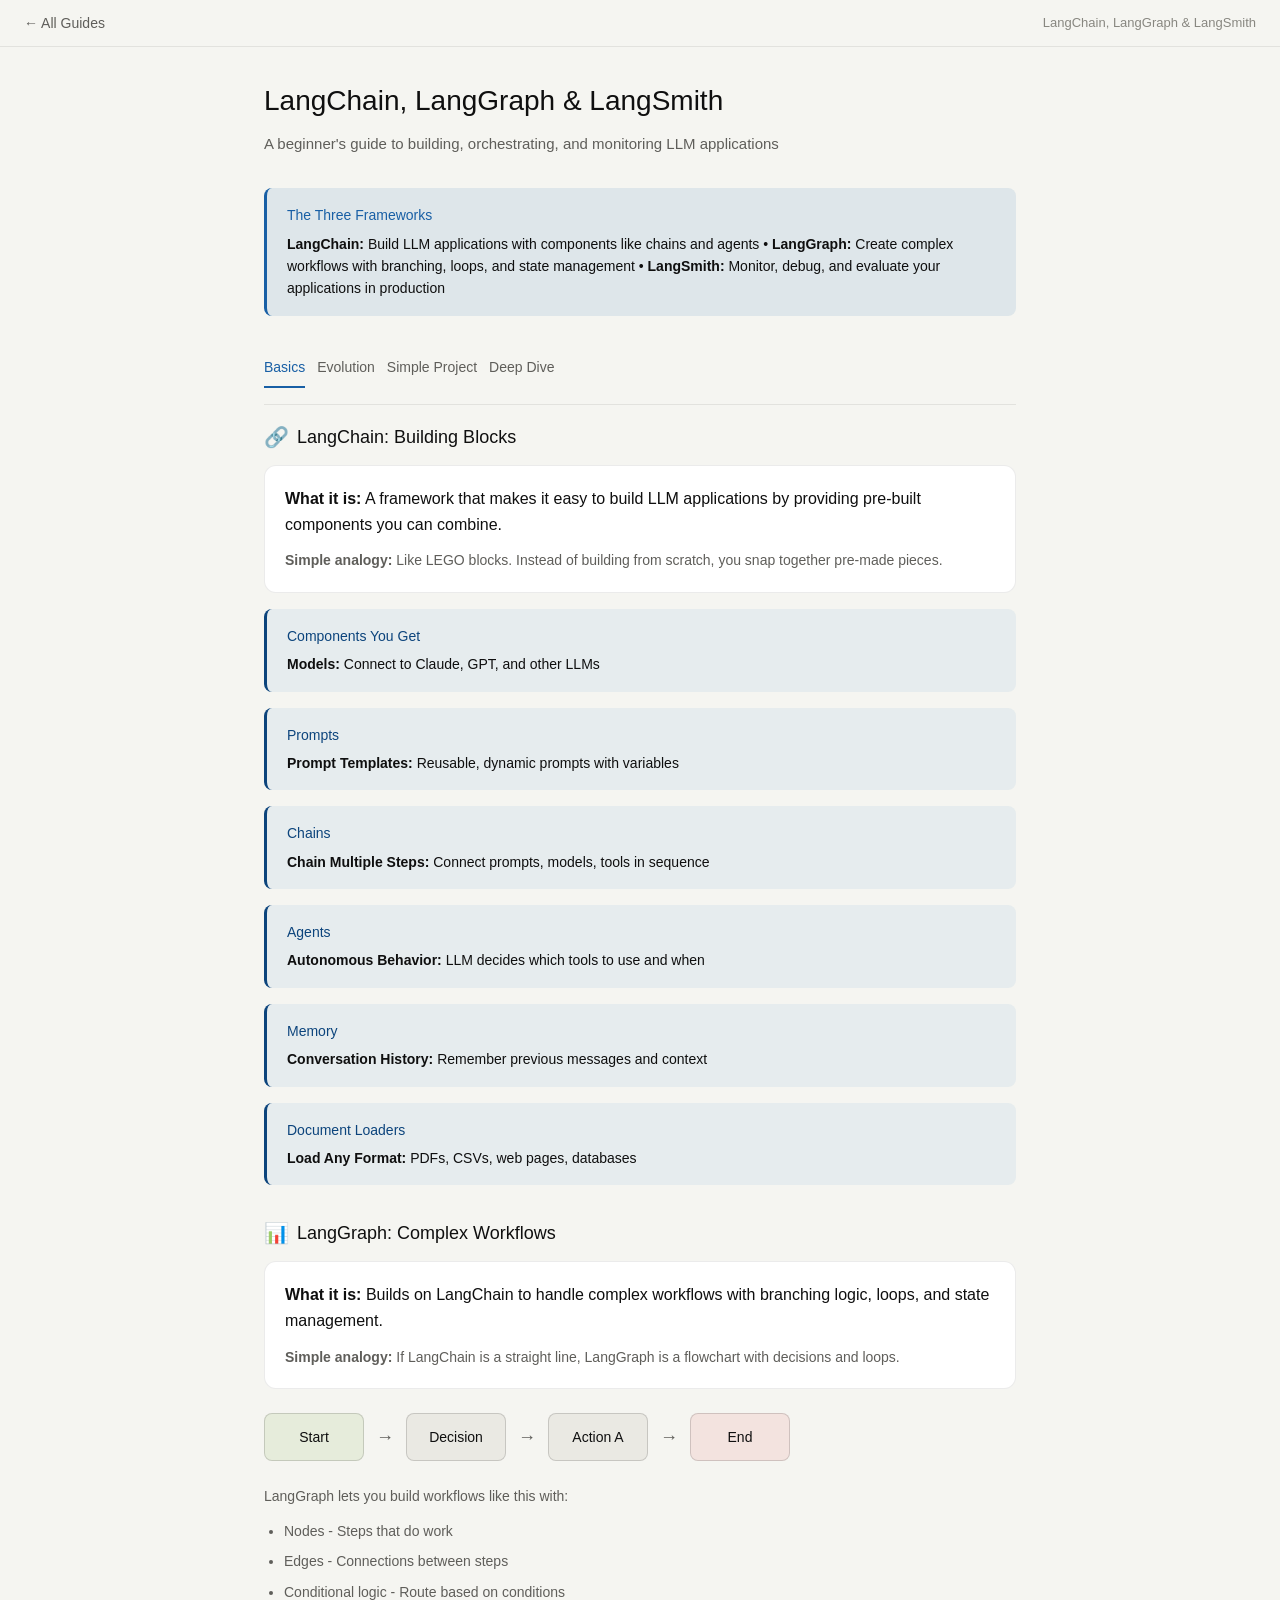
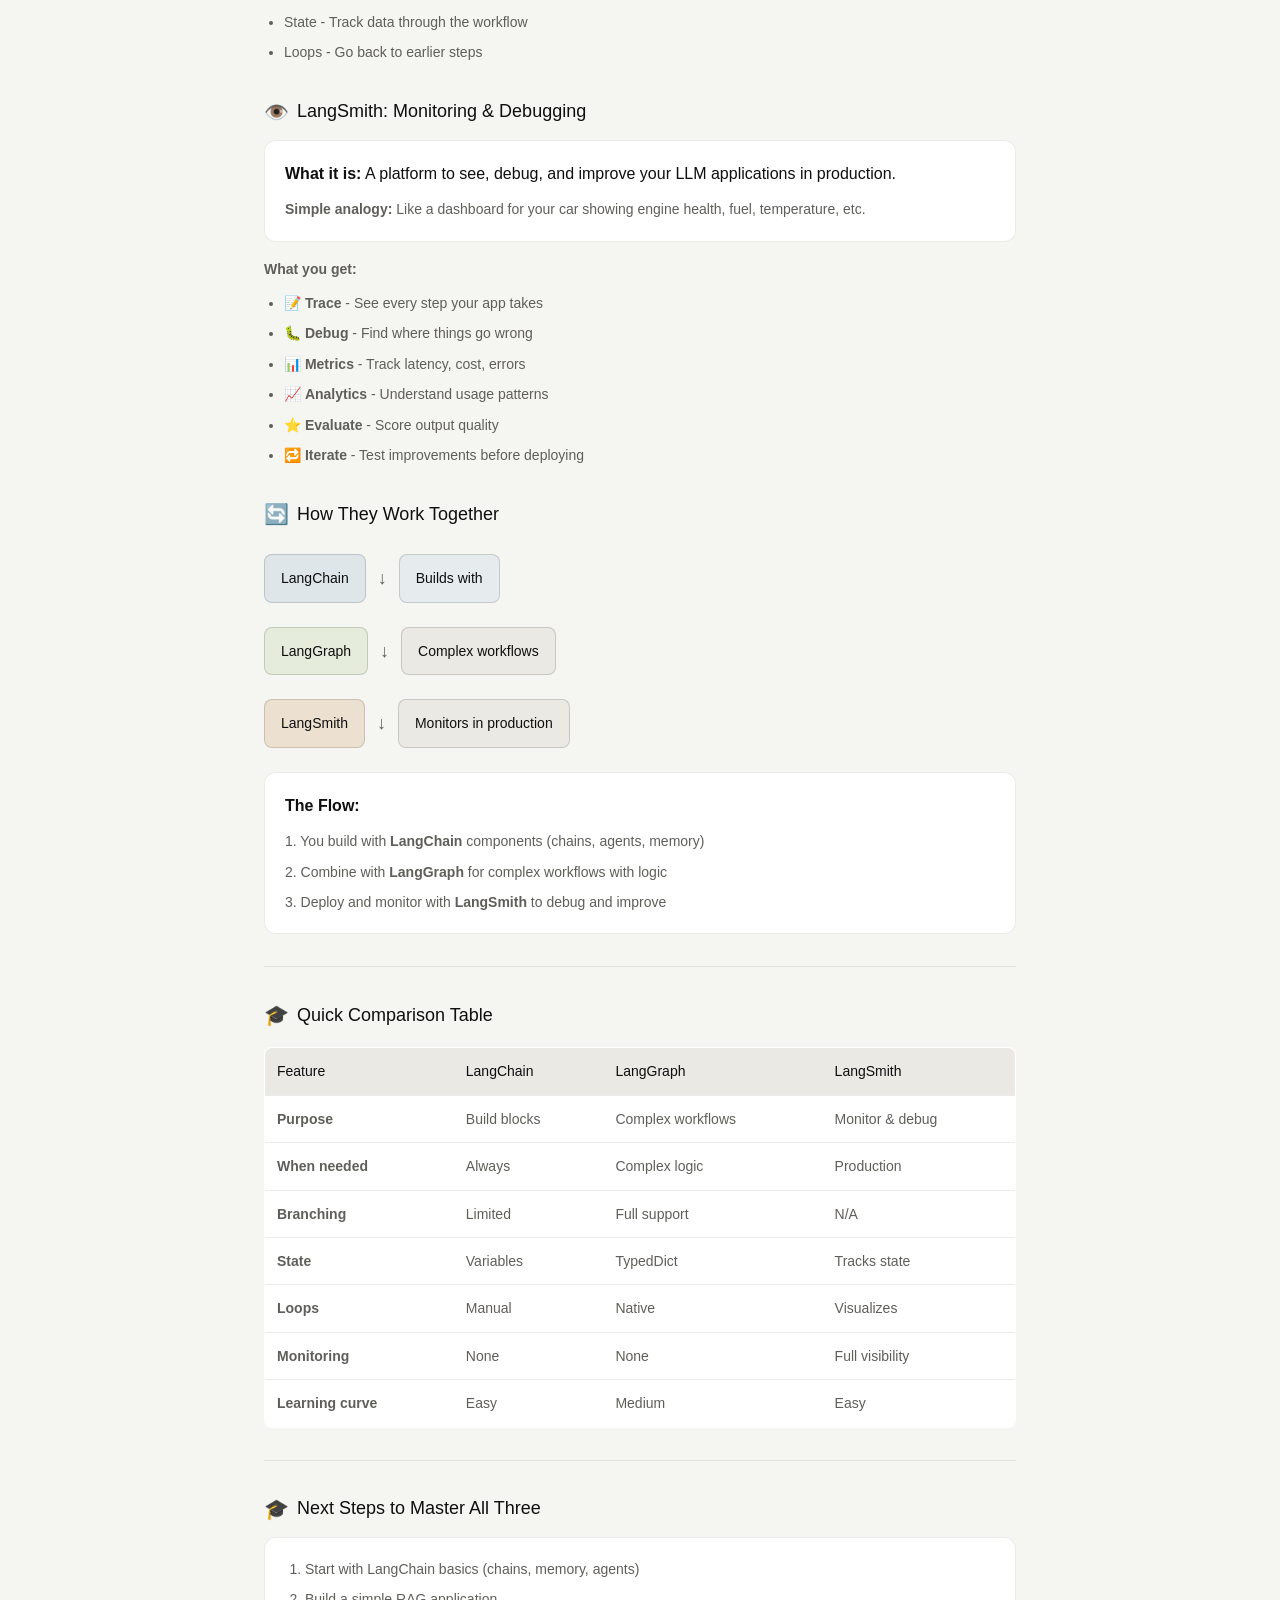
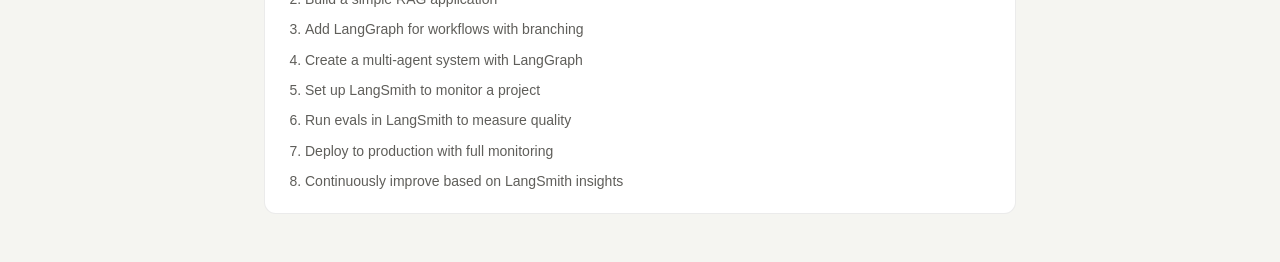
<file: LangChain_LangGraph_LangSmith_Guide.html>
<!DOCTYPE html>
<html lang="en">
<head>
    <meta charset="UTF-8">
    <meta name="viewport" content="width=device-width, initial-scale=1.0">
    <title>LangChain, LangGraph & LangSmith Guide</title>
    <link rel="stylesheet" href="shared.css">
    <style>
        /* Unique to this guide: not used by any other page */
        .framework-box {
            background: var(--bg-info);
            border-left: 3px solid var(--text-info);
            border-radius: 8px;
            padding: 1rem 1.25rem;
            margin-bottom: 1rem;
        }

        .framework-box h3 {
            color: var(--text-info);
            font-size: 14px;
            font-weight: 500;
            margin-bottom: 6px;
        }

        .framework-box p {
            color: var(--text-primary);
            font-size: 14px;
        }

        /* This guide's collapsibles hold more content than the shared default */
        .content.active {
            max-height: 4000px;
        }
    </style>
</head>
<body>
    <nav class="site-nav">
        <a href="index.html">&larr; All Guides</a>
        <span class="site-nav-current">LangChain, LangGraph & LangSmith</span>
    </nav>
    <div class="container">
        <h1>LangChain, LangGraph & LangSmith</h1>
        <p class="subtitle">A beginner's guide to building, orchestrating, and monitoring LLM applications</p>
        
        <div class="concept-box">
            <h3>The Three Frameworks</h3>
            <p><strong>LangChain:</strong> Build LLM applications with components like chains and agents • <strong>LangGraph:</strong> Create complex workflows with branching, loops, and state management • <strong>LangSmith:</strong> Monitor, debug, and evaluate your applications in production</p>
        </div>
        
        <div class="nav-tabs">
            <div class="nav-tab active" onclick="switchTab('basics')">Basics</div>
            <div class="nav-tab" onclick="switchTab('evolution')">Evolution</div>
            <div class="nav-tab" onclick="switchTab('project')">Simple Project</div>
            <div class="nav-tab" onclick="switchTab('deep-dive')">Deep Dive</div>
        </div>
        
        <div id="basics-tab" style="display: block;">
            <div class="section">
                <div class="section-title">
                    <span class="section-icon">🔗</span>
                    LangChain: Building Blocks
                </div>
                
                <div class="card">
                    <p><strong>What it is:</strong> A framework that makes it easy to build LLM applications by providing pre-built components you can combine.</p>
                    <p style="margin-top: 12px; color: var(--text-secondary); font-size: 14px;"><strong>Simple analogy:</strong> Like LEGO blocks. Instead of building from scratch, you snap together pre-made pieces.</p>
                </div>
                
                <div style="margin-top: 16px;">
                    <div class="framework-box">
                        <h3>Components You Get</h3>
                        <p><strong>Models:</strong> Connect to Claude, GPT, and other LLMs</p>
                    </div>
                    
                    <div class="framework-box">
                        <h3>Prompts</h3>
                        <p><strong>Prompt Templates:</strong> Reusable, dynamic prompts with variables</p>
                    </div>
                    
                    <div class="framework-box">
                        <h3>Chains</h3>
                        <p><strong>Chain Multiple Steps:</strong> Connect prompts, models, tools in sequence</p>
                    </div>
                    
                    <div class="framework-box">
                        <h3>Agents</h3>
                        <p><strong>Autonomous Behavior:</strong> LLM decides which tools to use and when</p>
                    </div>
                    
                    <div class="framework-box">
                        <h3>Memory</h3>
                        <p><strong>Conversation History:</strong> Remember previous messages and context</p>
                    </div>
                    
                    <div class="framework-box">
                        <h3>Document Loaders</h3>
                        <p><strong>Load Any Format:</strong> PDFs, CSVs, web pages, databases</p>
                    </div>
                </div>
            </div>
            
            <div class="section">
                <div class="section-title">
                    <span class="section-icon">📊</span>
                    LangGraph: Complex Workflows
                </div>
                
                <div class="card">
                    <p><strong>What it is:</strong> Builds on LangChain to handle complex workflows with branching logic, loops, and state management.</p>
                    <p style="margin-top: 12px; color: var(--text-secondary); font-size: 14px;"><strong>Simple analogy:</strong> If LangChain is a straight line, LangGraph is a flowchart with decisions and loops.</p>
                </div>
                
                <div class="flow-diagram">
                    <div class="flow-box" style="background: var(--bg-success);">Start</div>
                    <div class="flow-arrow">→</div>
                    <div class="flow-box">Decision</div>
                    <div class="flow-arrow">→</div>
                    <div class="flow-box">Action A</div>
                    <div class="flow-arrow">→</div>
                    <div class="flow-box" style="background: var(--bg-danger);">End</div>
                </div>
                
                <div style="margin-top: 16px;">
                    <p style="color: var(--text-secondary); font-size: 14px; margin-bottom: 12px;">LangGraph lets you build workflows like this with:</p>
                    <ul style="margin-left: 20px; color: var(--text-secondary); font-size: 14px;">
                        <li style="margin-bottom: 8px;">Nodes - Steps that do work</li>
                        <li style="margin-bottom: 8px;">Edges - Connections between steps</li>
                        <li style="margin-bottom: 8px;">Conditional logic - Route based on conditions</li>
                        <li style="margin-bottom: 8px;">State - Track data through the workflow</li>
                        <li>Loops - Go back to earlier steps</li>
                    </ul>
                </div>
            </div>
            
            <div class="section">
                <div class="section-title">
                    <span class="section-icon">👁️</span>
                    LangSmith: Monitoring & Debugging
                </div>
                
                <div class="card">
                    <p><strong>What it is:</strong> A platform to see, debug, and improve your LLM applications in production.</p>
                    <p style="margin-top: 12px; color: var(--text-secondary); font-size: 14px;"><strong>Simple analogy:</strong> Like a dashboard for your car showing engine health, fuel, temperature, etc.</p>
                </div>
                
                <div style="margin-top: 16px;">
                    <p style="color: var(--text-secondary); font-size: 14px; margin-bottom: 12px;"><strong>What you get:</strong></p>
                    <ul style="margin-left: 20px; color: var(--text-secondary); font-size: 14px;">
                        <li style="margin-bottom: 8px;">📝 <strong>Trace</strong> - See every step your app takes</li>
                        <li style="margin-bottom: 8px;">🐛 <strong>Debug</strong> - Find where things go wrong</li>
                        <li style="margin-bottom: 8px;">📊 <strong>Metrics</strong> - Track latency, cost, errors</li>
                        <li style="margin-bottom: 8px;">📈 <strong>Analytics</strong> - Understand usage patterns</li>
                        <li style="margin-bottom: 8px;">⭐ <strong>Evaluate</strong> - Score output quality</li>
                        <li>🔁 <strong>Iterate</strong> - Test improvements before deploying</li>
                    </ul>
                </div>
            </div>
            
            <div class="section">
                <div class="section-title">
                    <span class="section-icon">🔄</span>
                    How They Work Together
                </div>
                
                <div class="flow-diagram">
                    <div class="flow-box" style="background: var(--bg-accent);">LangChain</div>
                    <div class="flow-arrow">↓</div>
                    <div class="flow-box" style="background: var(--bg-info);">Builds with</div>
                </div>
                
                <div style="margin-top: 12px;">
                    <div class="flow-diagram">
                        <div class="flow-box" style="background: var(--bg-success);">LangGraph</div>
                        <div class="flow-arrow">↓</div>
                        <div class="flow-box">Complex workflows</div>
                    </div>
                </div>
                
                <div style="margin-top: 12px;">
                    <div class="flow-diagram">
                        <div class="flow-box" style="background: var(--bg-warning);">LangSmith</div>
                        <div class="flow-arrow">↓</div>
                        <div class="flow-box">Monitors in production</div>
                    </div>
                </div>
                
                <div class="card" style="margin-top: 20px;">
                    <p style="margin-bottom: 12px;"><strong>The Flow:</strong></p>
                    <p style="color: var(--text-secondary); font-size: 14px; margin-bottom: 8px;">1. You build with <strong>LangChain</strong> components (chains, agents, memory)</p>
                    <p style="color: var(--text-secondary); font-size: 14px; margin-bottom: 8px;">2. Combine with <strong>LangGraph</strong> for complex workflows with logic</p>
                    <p style="color: var(--text-secondary); font-size: 14px;">3. Deploy and monitor with <strong>LangSmith</strong> to debug and improve</p>
                </div>
            </div>
        </div>
        
        <div id="evolution-tab" style="display: none;">
            <div class="section">
                <div class="section-title">
                    <span class="section-icon">📈</span>
                    From Simple to Complex
                </div>
                
                <div class="step-box">
                    <div class="step-title">
                        <span class="step-number">1</span>
                        Simple: Just LangChain
                    </div>
                    <div class="step-description">
                        <p>Good for: Simple chains, basic agents, RAG systems</p>
                        <p style="margin-top: 8px; color: var(--text-primary); font-weight: 500;">Pros:</p>
                        <ul style="margin-left: 20px; margin-top: 4px; color: var(--text-secondary); font-size: 14px;">
                            <li>Simple, fast to build</li>
                            <li>Good for prototypes</li>
                        </ul>
                        <p style="margin-top: 8px; color: var(--text-primary); font-weight: 500;">Cons:</p>
                        <ul style="margin-left: 20px; margin-top: 4px; color: var(--text-secondary); font-size: 14px;">
                            <li>Hard to handle complex logic</li>
                            <li>No state management</li>
                            <li>Difficult branching</li>
                        </ul>
                    </div>
                </div>
                
                <div class="step-box">
                    <div class="step-title">
                        <span class="step-number">2</span>
                        Medium: LangChain + LangGraph
                    </div>
                    <div class="step-description">
                        <p>Good for: Workflows with decisions, loops, complex agents</p>
                        <p style="margin-top: 8px; color: var(--text-primary); font-weight: 500;">Pros:</p>
                        <ul style="margin-left: 20px; margin-top: 4px; color: var(--text-secondary); font-size: 14px;">
                            <li>Handle complex logic</li>
                            <li>Branching and loops</li>
                            <li>State management</li>
                        </ul>
                        <p style="margin-top: 8px; color: var(--text-primary); font-weight: 500;">Cons:</p>
                        <ul style="margin-left: 20px; margin-top: 4px; color: var(--text-secondary); font-size: 14px;">
                            <li>Need to understand graph patterns</li>
                        </ul>
                    </div>
                </div>
                
                <div class="step-box">
                    <div class="step-title">
                        <span class="step-number">3</span>
                        Advanced: All Three + LangSmith
                    </div>
                    <div class="step-description">
                        <p>Good for: Production systems, complex agents, monitoring, optimization</p>
                        <p style="margin-top: 8px; color: var(--text-primary); font-weight: 500;">Pros:</p>
                        <ul style="margin-left: 20px; margin-top: 4px; color: var(--text-secondary); font-size: 14px;">
                            <li>Full visibility into system</li>
                            <li>Debug issues easily</li>
                            <li>Optimize based on data</li>
                            <li>Production-ready</li>
                        </ul>
                        <p style="margin-top: 8px; color: var(--text-primary); font-weight: 500;">Cons:</p>
                        <ul style="margin-left: 20px; margin-top: 4px; color: var(--text-secondary); font-size: 14px;">
                            <li>More complex setup</li>
                            <li>Learning curve</li>
                        </ul>
                    </div>
                </div>
            </div>
            
            <div class="section">
                <div class="section-title">
                    <span class="section-icon">🎯</span>
                    When to Use Each
                </div>
                
                <div class="card">
                    <p style="margin-bottom: 12px;"><strong>Use just LangChain if:</strong></p>
                    <ul style="margin-left: 20px; color: var(--text-secondary); font-size: 14px;">
                        <li>Building a quick prototype</li>
                        <li>Simple RAG system</li>
                        <li>Linear chains without branching</li>
                    </ul>
                </div>
                
                <div class="card">
                    <p style="margin-bottom: 12px;"><strong>Add LangGraph if:</strong></p>
                    <ul style="margin-left: 20px; color: var(--text-secondary); font-size: 14px;">
                        <li>Need conditional logic (if/else)</li>
                        <li>Loops and retries</li>
                        <li>Complex multi-agent systems</li>
                        <li>Need to track state</li>
                    </ul>
                </div>
                
                <div class="card">
                    <p style="margin-bottom: 12px;"><strong>Add LangSmith if:</strong></p>
                    <ul style="margin-left: 20px; color: var(--text-secondary); font-size: 14px;">
                        <li>Going to production</li>
                        <li>Need to debug issues</li>
                        <li>Want to monitor quality</li>
                        <li>Need to optimize costs</li>
                        <li>Comparing prompts/models</li>
                    </ul>
                </div>
            </div>
        </div>
        
        <div id="project-tab" style="display: none;">
            <div class="section">
                <div class="section-title">
                    <span class="section-icon">🚀</span>
                    Simple Project: Customer Support Agent
                </div>
                
                <p style="color: var(--text-secondary); margin-bottom: 1rem;">We'll build a customer support agent that handles tickets, escalates when needed, and tracks everything with LangSmith.</p>
                
                <div class="concept-box">
                    <h3>Project Goal</h3>
                    <p>Build a system using LangChain (chains), LangGraph (workflow with escalation logic), and monitor with LangSmith (see what's happening)</p>
                </div>
            </div>
            
            <div class="section">
                <div class="section-title">
                    <span class="section-icon">📋</span>
                    Step-by-Step Implementation
                </div>
                
                <div class="step-box">
                    <div class="step-title">
                        <span class="step-number">1</span>
                        Install Libraries
                    </div>
                    <div class="step-description">
                        <p>Get the tools you need:</p>
                        <pre>pip install langchain langchain-anthropic \
    langgraph langsmith python-dotenv</pre>
                    </div>
                </div>
                
                <div class="step-box">
                    <div class="step-title">
                        <span class="step-number">2</span>
                        Set Up LangSmith
                    </div>
                    <div class="step-description">
                        <p>Create free account and get API key from langsmith.com, then:</p>
                        <pre>export LANGSMITH_API_KEY="your-key"
export LANGSMITH_PROJECT="customer-support-demo"</pre>
                    </div>
                </div>
                
                <div class="step-box">
                    <div class="step-title">
                        <span class="step-number">3</span>
                        Build with LangChain + LangGraph
                    </div>
                    <div class="step-description">
                        <p>Create <code>support_agent.py</code>:</p>
                        <pre>from langchain_anthropic import ChatAnthropic
from langchain.prompts import PromptTemplate
from langchain.chains import LLMChain
from langgraph.graph import StateGraph, START, END
from typing import TypedDict, Annotated
import operator
import json
import os

# ==================== SETUP ====================
os.environ["LANGSMITH_TRACING"] = "true"

llm = ChatAnthropic(model="claude-opus-4-1")

# ==================== LANGCHAIN COMPONENTS ====================
class SupportChain:
    """LangChain components for support"""
    
    def __init__(self):
        # Triage prompt - decide if this is simple or complex
        triage_prompt = PromptTemplate(
            input_variables=["customer_issue"],
            template="""You are a support triage agent. 
            Analyze this customer issue and decide: simple or complex?
            
            Issue: {customer_issue}
            
            Output only: SIMPLE or COMPLEX"""
        )
        
        # Response generation
        response_prompt = PromptTemplate(
            input_variables=["customer_issue"],
            template="""You are a helpful support agent.
            Respond to this customer issue professionally:
            
            Issue: {customer_issue}
            
            Provide a helpful response."""
        )
        
        self.triage_chain = LLMChain(
            llm=llm,
            prompt=triage_prompt
        )
        
        self.response_chain = LLMChain(
            llm=llm,
            prompt=response_prompt
        )
    
    def triage(self, issue):
        """Determine complexity"""
        result = self.triage_chain.run(customer_issue=issue)
        return "COMPLEX" in result.upper()
    
    def respond(self, issue):
        """Generate response"""
        result = self.response_chain.run(customer_issue=issue)
        return result

# ==================== LANGGRAPH STATE & NODES ====================
class TicketState(TypedDict):
    """State for the support workflow"""
    customer_issue: str
    is_complex: bool
    response: str
    escalated: bool
    agent_notes: str

def receive_ticket(state: TicketState) -> TicketState:
    """Node 1: Receive and log ticket"""
    print(f"\\n📬 Received ticket: {state['customer_issue'][:50]}...")
    state["agent_notes"] = "Ticket received"
    return state

def analyze_ticket(state: TicketState) -> TicketState:
    """Node 2: Analyze complexity"""
    support = SupportChain()
    is_complex = support.triage(state["customer_issue"])
    state["is_complex"] = is_complex
    state["agent_notes"] += f" → Analyzed (complex={is_complex})"
    print(f"🔍 Complexity: {'HIGH' if is_complex else 'LOW'}")
    return state

def handle_simple(state: TicketState) -> TicketState:
    """Node 3a: Handle simple tickets"""
    support = SupportChain()
    response = support.respond(state["customer_issue"])
    state["response"] = response
    state["escalated"] = False
    state["agent_notes"] += " → Handled (SIMPLE)"
    print(f"✅ Simple response generated")
    return state

def escalate_ticket(state: TicketState) -> TicketState:
    """Node 3b: Escalate complex tickets"""
    state["response"] = "This issue needs human expertise. Escalating..."
    state["escalated"] = True
    state["agent_notes"] += " → ESCALATED to human"
    print(f"⚠️ Escalated to human agent")
    return state

def create_summary(state: TicketState) -> TicketState:
    """Node 4: Create summary"""
    summary = {
        "issue": state["customer_issue"][:100],
        "complexity": "HIGH" if state["is_complex"] else "LOW",
        "escalated": state["escalated"],
        "response": state["response"][:100] if state["response"] else "N/A",
        "notes": state["agent_notes"]
    }
    print(f"\\n📋 Summary: {json.dumps(summary, indent=2)}")
    return state

# ==================== BUILD LANGGRAPH WORKFLOW ====================
def should_escalate(state: TicketState) -> str:
    """Conditional logic: route based on complexity"""
    return "escalate" if state["is_complex"] else "simple"

def build_graph():
    """Create the workflow graph"""
    graph = StateGraph(TicketState)
    
    # Add nodes
    graph.add_node("receive", receive_ticket)
    graph.add_node("analyze", analyze_ticket)
    graph.add_node("simple", handle_simple)
    graph.add_node("escalate", escalate_ticket)
    graph.add_node("summary", create_summary)
    
    # Add edges
    graph.add_edge(START, "receive")
    graph.add_edge("receive", "analyze")
    
    # Conditional edge - branch based on complexity
    graph.add_conditional_edges(
        "analyze",
        should_escalate,
        {
            "simple": "simple",
            "escalate": "escalate"
        }
    )
    
    # Both paths lead to summary
    graph.add_edge("simple", "summary")
    graph.add_edge("escalate", "summary")
    graph.add_edge("summary", END)
    
    return graph.compile()

# ==================== MAIN ====================
if __name__ == "__main__":
    print("🤖 Customer Support Agent with LangChain + LangGraph + LangSmith\\n")
    
    # Build workflow
    workflow = build_graph()
    
    # Test cases
    test_tickets = [
        "My password isn't working, how do I reset it?",
        "I found a complex security vulnerability in your system that could expose customer data. Details at [...]"
    ]
    
    for ticket in test_tickets:
        print(f"\\n{'='*60}")
        
        # Run through workflow
        result = workflow.invoke({
            "customer_issue": ticket,
            "is_complex": False,
            "response": "",
            "escalated": False,
            "agent_notes": ""
        })
        
        print(f"\\n✅ Ticket processed")
        print(f"   Escalated: {result['escalated']}")
    
    print(f"\\n{'='*60}")
    print("✨ Check LangSmith dashboard for full traces!")
    print("   Visit: https://smith.langchain.com/")</pre>
                    </div>
                </div>
                
                <div class="step-box">
                    <div class="step-title">
                        <span class="step-number">4</span>
                        Run and Monitor
                    </div>
                    <div class="step-description">
                        <p>Run your agent:</p>
                        <pre>python support_agent.py</pre>
                        <p style="margin-top: 12px;"><strong>You'll see:</strong></p>
                        <div class="example-output">🤖 Customer Support Agent with LangChain + LangGraph + LangSmith

============================================================

📬 Received ticket: My password isn't working, how do I reset it?
🔍 Complexity: LOW
✅ Simple response generated

📋 Summary: {
  "issue": "My password isn't working, how do I reset it?",
  "complexity": "LOW",
  "escalated": false,
  "response": "To reset your password, click the 'Forgot Password' button...",
  "notes": "Ticket received → Analyzed (complex=False) → Handled (SIMPLE)"
}

✅ Ticket processed
   Escalated: false

============================================================

📬 Received ticket: I found a complex security vulnerability...
🔍 Complexity: HIGH
⚠️ Escalated to human agent

📋 Summary: {
  "issue": "I found a complex security vulnerability...",
  "complexity": "HIGH",
  "escalated": true,
  "response": "This issue needs human expertise. Escalating...",
  "notes": "Ticket received → Analyzed (complex=True) → ESCALATED to human"
}

✅ Ticket processed
   Escalated: true

============================================================
✨ Check LangSmith dashboard for full traces!</div>
                    </div>
                </div>
                
                <div class="step-box">
                    <div class="step-title">
                        <span class="step-number">5</span>
                        View in LangSmith
                    </div>
                    <div class="step-description">
                        <p>Go to https://smith.langchain.com/ and you'll see:</p>
                        <ul style="margin-left: 20px; color: var(--text-secondary); font-size: 14px; margin-top: 8px;">
                            <li>📊 Full trace of each ticket through the workflow</li>
                            <li>⏱️ Timing for each node</li>
                            <li>💰 Cost of LLM calls</li>
                            <li>🐛 Exact prompts and responses</li>
                            <li>📈 Patterns across all tickets</li>
                        </ul>
                    </div>
                </div>
            </div>
        </div>
        
        <div id="deep-dive-tab" style="display: none;">
            <div class="section">
                <div class="section-title">
                    <span class="section-icon">🔗</span>
                    Deep Dive: LangChain Details
                </div>
                
                <div class="collapsible" onclick="toggleCollapsible(this)">
                    <span>Key Components</span>
                    <span class="collapsible-icon">›</span>
                </div>
                <div class="content">
                    <div class="content-inner">
                        <p><strong>1. LLM Model</strong></p>
                        <p style="color: var(--text-secondary); font-size: 14px; margin-top: 6px; margin-bottom: 12px;">Connect to any LLM (Claude, GPT, Llama, etc.)</p>
                        
                        <p><strong>2. Prompt Templates</strong></p>
                        <p style="color: var(--text-secondary); font-size: 14px; margin-top: 6px; margin-bottom: 12px;">Dynamic prompts with variables. Reuse across projects.</p>
                        
                        <p><strong>3. Chains</strong></p>
                        <p style="color: var(--text-secondary); font-size: 14px; margin-top: 6px; margin-bottom: 12px;">Combine prompts → model → output in sequence</p>
                        
                        <p><strong>4. Tools & Agents</strong></p>
                        <p style="color: var(--text-secondary); font-size: 14px; margin-top: 6px; margin-bottom: 12px;">Define what agent can do (APIs, searches, calculations)</p>
                        
                        <p><strong>5. Memory</strong></p>
                        <p style="color: var(--text-secondary); font-size: 14px; margin-top: 6px; margin-bottom: 12px;">Store conversation history. Types: buffer, summary, entity</p>
                        
                        <p><strong>6. Document Loaders</strong></p>
                        <p style="color: var(--text-secondary); font-size: 14px; margin-top: 6px;">Load PDFs, CSVs, web pages, docs for RAG</p>
                    </div>
                </div>
                
                <div class="collapsible" onclick="toggleCollapsible(this)" style="margin-top: 12px;">
                    <span>Common Patterns</span>
                    <span class="collapsible-icon">›</span>
                </div>
                <div class="content">
                    <div class="content-inner">
                        <p><strong>Sequential Chain</strong></p>
                        <p style="color: var(--text-secondary); font-size: 14px; margin-top: 6px; margin-bottom: 12px;">A → B → C (output of A is input for B)</p>
                        
                        <p><strong>Router Chain</strong></p>
                        <p style="color: var(--text-secondary); font-size: 14px; margin-top: 6px; margin-bottom: 12px;">Decide which chain to use based on input</p>
                        
                        <p><strong>Memory Chain</strong></p>
                        <p style="color: var(--text-secondary); font-size: 14px; margin-top: 6px; margin-bottom: 12px;">Remember conversation history</p>
                        
                        <p><strong>Agent Loop</strong></p>
                        <p style="color: var(--text-secondary); font-size: 14px;">LLM decides which tools to use, loops until done</p>
                    </div>
                </div>
            </div>
            
            <div class="section">
                <div class="section-title">
                    <span class="section-icon">📊</span>
                    Deep Dive: LangGraph Details
                </div>
                
                <div class="collapsible" onclick="toggleCollapsible(this)">
                    <span>Graph Concepts</span>
                    <span class="collapsible-icon">›</span>
                </div>
                <div class="content">
                    <div class="content-inner">
                        <p style="margin-bottom: 12px;"><strong>Nodes:</strong> Functions that do work. Similar to steps in a flowchart.</p>
                        
                        <p style="margin-bottom: 12px;"><strong>Edges:</strong> Connections between nodes. Define the flow.</p>
                        
                        <p style="margin-bottom: 12px;"><strong>Conditional Edges:</strong> Route to different nodes based on state. Like if/else statements.</p>
                        
                        <p><strong>State:</strong> Data passed between nodes. Shared context.</p>
                        
                        <div class="architecture-box" style="margin-top: 12px;">
graph = StateGraph(MyState)

graph.add_node("step1", func1)
graph.add_node("step2", func2)
graph.add_node("step3", func3)

graph.add_edge("step1", "step2")
graph.add_conditional_edges(
    "step2",
    should_continue,  # function that decides
    {
        "yes": "step3",
        "no": END
    }
)
                        </div>
                    </div>
                </div>
                
                <div class="collapsible" onclick="toggleCollapsible(this)" style="margin-top: 12px;">
                    <span>When to Use Graph Patterns</span>
                    <span class="collapsible-icon">›</span>
                </div>
                <div class="content">
                    <div class="content-inner">
                        <p><strong>Linear Flow</strong></p>
                        <p style="color: var(--text-secondary); font-size: 14px; margin-top: 6px; margin-bottom: 12px;">A → B → C. No branching. Use simple chains.</p>
                        
                        <p><strong>Conditional Flow</strong></p>
                        <p style="color: var(--text-secondary); font-size: 14px; margin-top: 6px; margin-bottom: 12px;">If X, do A; else do B. Use conditional edges.</p>
                        
                        <p><strong>Loops</strong></p>
                        <p style="color: var(--text-secondary); font-size: 14px; margin-top: 6px; margin-bottom: 12px;">Retry or repeat until condition met. Connect edge back to earlier node.</p>
                        
                        <p><strong>Parallel Paths</strong></p>
                        <p style="color: var(--text-secondary); font-size: 14px;">Multiple tasks at same time. Use parallel node execution.</p>
                    </div>
                </div>
            </div>
            
            <div class="section">
                <div class="section-title">
                    <span class="section-icon">👁️</span>
                    Deep Dive: LangSmith Details
                </div>
                
                <div class="collapsible" onclick="toggleCollapsible(this)">
                    <span>What LangSmith Tracks</span>
                    <span class="collapsible-icon">›</span>
                </div>
                <div class="content">
                    <div class="content-inner">
                        <p style="margin-bottom: 12px;"><strong>Traces:</strong> Complete record of one execution. See every step, every call.</p>
                        
                        <p style="margin-bottom: 12px;"><strong>Spans:</strong> Individual operations within a trace. Nested hierarchy.</p>
                        
                        <p style="margin-bottom: 12px;"><strong>Runs:</strong> Individual invocations of your system. Track over time.</p>
                        
                        <p style="margin-bottom: 12px;"><strong>Feedback:</strong> Rate quality of outputs. 👍/👎 or custom scores.</p>
                        
                        <p><strong>Metrics:</strong> Latency, cost, error rate, quality. Aggregated over time.</p>
                    </div>
                </div>
                
                <div class="collapsible" onclick="toggleCollapsible(this)" style="margin-top: 12px;">
                    <span>Using LangSmith for Debugging</span>
                    <span class="collapsible-icon">›</span>
                </div>
                <div class="content">
                    <div class="content-inner">
                        <p style="margin-bottom: 12px;"><strong>1. View Traces</strong></p>
                        <p style="color: var(--text-secondary); font-size: 14px;">See exactly what happened step by step</p>
                        
                        <p style="margin-top: 12px; margin-bottom: 12px;"><strong>2. Check Inputs/Outputs</strong></p>
                        <p style="color: var(--text-secondary); font-size: 14px;">See exact prompts sent and responses received</p>
                        
                        <p style="margin-top: 12px; margin-bottom: 12px;"><strong>3. Find Errors</strong></p>
                        <p style="color: var(--text-secondary); font-size: 14px;">Spot where things went wrong</p>
                        
                        <p style="margin-top: 12px; margin-bottom: 12px;"><strong>4. Compare Versions</strong></p>
                        <p style="color: var(--text-secondary); font-size: 14px;">Test new prompts/models before deploying</p>
                        
                        <p style="margin-top: 12px;"><strong>5. Analyze Patterns</strong></p>
                        <p style="color: var(--text-secondary); font-size: 14px;">Find common failure modes across runs</p>
                    </div>
                </div>
                
                <div class="collapsible" onclick="toggleCollapsible(this)" style="margin-top: 12px;">
                    <span>Adding Feedback & Evals</span>
                    <span class="collapsible-icon">›</span>
                </div>
                <div class="content">
                    <div class="content-inner">
                        <p style="margin-bottom: 12px;"><strong>Manual Feedback:</strong> Thumbs up/down on outputs</p>
                        
                        <p style="margin-bottom: 12px;"><strong>Automatic Evals:</strong> Score quality with another LLM</p>
                        
                        <p style="margin-bottom: 12px;"><strong>Scoring Functions:</strong> Custom metrics for your use case</p>
                        
                        <p><strong>Example:</strong> For customer support, score if agent escalated correctly</p>
                    </div>
                </div>
            </div>
            
            <div class="section">
                <div class="section-title">
                    <span class="section-icon">🏗️</span>
                    Architecture Patterns
                </div>
                
                <div class="collapsible" onclick="toggleCollapsible(this)">
                    <span>Simple RAG with LangChain</span>
                    <span class="collapsible-icon">›</span>
                </div>
                <div class="content">
                    <div class="content-inner">
                        <div class="architecture-box">
1. Load documents (PDFs, docs)
2. Split into chunks
3. Create embeddings
4. Store in vector DB
5. On query:
   - Retrieve relevant chunks
   - Build prompt with chunks
   - Send to LLM
   - Return answer with sources
                        </div>
                        <p style="color: var(--text-secondary); font-size: 14px; margin-top: 12px;">Perfect for knowledge bases, FAQs, documentation Q&A</p>
                    </div>
                </div>
                
                <div class="collapsible" onclick="toggleCollapsible(this)" style="margin-top: 12px;">
                    <span>Agent with Tools (LangChain + LangGraph)</span>
                    <span class="collapsible-icon">›</span>
                </div>
                <div class="content">
                    <div class="content-inner">
                        <div class="architecture-box">
LLM sees available tools
LLM decides which to use
Execute tool
Pass result back to LLM
LLM decides next action
Repeat until done

Graph handles the loop:
- Node: "think" → LLM decides
- Node: "act" → execute tool
- Conditional: "continue?" → yes/no
                        </div>
                        <p style="color: var(--text-secondary); font-size: 14px; margin-top: 12px;">Good for search, calculation, API calls</p>
                    </div>
                </div>
                
                <div class="collapsible" onclick="toggleCollapsible(this)" style="margin-top: 12px;">
                    <span>Multi-Agent Coordinator (All Three)</span>
                    <span class="collapsible-icon">›</span>
                </div>
                <div class="content">
                    <div class="content-inner">
                        <div class="architecture-box">
Coordinator Agent (LangChain)
   ├── Can use router chains
   └── Routes to specialist agents

Specialist Agents (LangGraph)
   ├── Research Agent
   ├── Writer Agent
   └── Editor Agent

LangSmith monitors:
   - What each agent did
   - How long it took
   - Where errors occurred
   - Quality of outputs
                        </div>
                        <p style="color: var(--text-secondary); font-size: 14px; margin-top: 12px;">Good for complex projects requiring specialization</p>
                    </div>
                </div>
            </div>
            
            <div class="section">
                <div class="section-title">
                    <span class="section-icon">⚠️</span>
                    Common Pitfalls & Solutions
                </div>
                
                <div class="collapsible" onclick="toggleCollapsible(this)">
                    <span>Infinite Loops</span>
                    <span class="collapsible-icon">›</span>
                </div>
                <div class="content">
                    <div class="content-inner">
                        <p><strong>Problem:</strong> Agent keeps doing same thing forever</p>
                        <p style="color: var(--text-secondary); font-size: 14px; margin-top: 8px;"><strong>Solution:</strong> Set max iterations. Track what's been tried. Add clear exit conditions.</p>
                    </div>
                </div>
                
                <div class="collapsible" onclick="toggleCollapsible(this)" style="margin-top: 12px;">
                    <span>Cost Explosion</span>
                    <span class="collapsible-icon">›</span>
                </div>
                <div class="content">
                    <div class="content-inner">
                        <p><strong>Problem:</strong> Agent makes many LLM calls, costs add up</p>
                        <p style="color: var(--text-secondary); font-size: 14px; margin-top: 8px;"><strong>Solution:</strong> Use cheaper models for simple steps. Cache prompts. Limit iterations. Monitor in LangSmith.</p>
                    </div>
                </div>
                
                <div class="collapsible" onclick="toggleCollapsible(this)" style="margin-top: 12px;">
                    <span>State Management Issues</span>
                    <span class="collapsible-icon">›</span>
                </div>
                <div class="content">
                    <div class="content-inner">
                        <p><strong>Problem:</strong> Data gets lost between nodes or modified unexpectedly</p>
                        <p style="color: var(--text-secondary); font-size: 14px; margin-top: 8px;"><strong>Solution:</strong> Use TypedDict to define state clearly. Always return updated state from nodes. Use immutable patterns.</p>
                    </div>
                </div>
                
                <div class="collapsible" onclick="toggleCollapsible(this)" style="margin-top: 12px;">
                    <span>Debugging Complex Graphs</span>
                    <span class="collapsible-icon">›</span>
                </div>
                <div class="content">
                    <div class="content-inner">
                        <p><strong>Problem:</strong> Multi-agent system is hard to understand</p>
                        <p style="color: var(--text-secondary); font-size: 14px; margin-top: 8px;"><strong>Solution:</strong> Use LangSmith to visualize. Test each node independently first. Add debug logging. Visualize graph structure.</p>
                    </div>
                </div>
            </div>
            
            <div class="section">
                <div class="section-title">
                    <span class="section-icon">🌍</span>
                    Real-World Applications
                </div>
                
                <div class="card">
                    <p style="margin-bottom: 12px;"><strong>Customer Support (LangChain + LangGraph):</strong> Triage tickets, escalate complex ones, learn from feedback via LangSmith</p>
                    
                    <p style="margin-top: 12px; padding-top: 12px; border-top: 0.5px solid var(--border); margin-bottom: 12px;"><strong>Research Assistant (All Three):</strong> Search papers → summarize → synthesize. Monitor quality with LangSmith.</p>
                    
                    <p style="margin-top: 12px; padding-top: 12px; border-top: 0.5px solid var(--border); margin-bottom: 12px;"><strong>Code Analysis (LangGraph):</strong> Parse code → analyze for issues → suggest fixes. Parallel execution of multiple checks.</p>
                    
                    <p style="margin-top: 12px; padding-top: 12px; border-top: 0.5px solid var(--border);">
                    <strong>Content Pipeline (All Three):</strong> Research → write → edit → publish. Each step is a node. Track quality at each stage.</p>
                </div>
            </div>
        </div>
        
        <div style="margin-top: 2rem; padding-top: 2rem; border-top: 0.5px solid var(--border);">
            <div class="section-title">
                <span class="section-icon">🎓</span>
                Quick Comparison Table
            </div>
            
            <table class="comparison-table">
                <thead>
                    <tr>
                        <th>Feature</th>
                        <th>LangChain</th>
                        <th>LangGraph</th>
                        <th>LangSmith</th>
                    </tr>
                </thead>
                <tbody>
                    <tr>
                        <td><strong>Purpose</strong></td>
                        <td>Build blocks</td>
                        <td>Complex workflows</td>
                        <td>Monitor & debug</td>
                    </tr>
                    <tr>
                        <td><strong>When needed</strong></td>
                        <td>Always</td>
                        <td>Complex logic</td>
                        <td>Production</td>
                    </tr>
                    <tr>
                        <td><strong>Branching</strong></td>
                        <td>Limited</td>
                        <td>Full support</td>
                        <td>N/A</td>
                    </tr>
                    <tr>
                        <td><strong>State</strong></td>
                        <td>Variables</td>
                        <td>TypedDict</td>
                        <td>Tracks state</td>
                    </tr>
                    <tr>
                        <td><strong>Loops</strong></td>
                        <td>Manual</td>
                        <td>Native</td>
                        <td>Visualizes</td>
                    </tr>
                    <tr>
                        <td><strong>Monitoring</strong></td>
                        <td>None</td>
                        <td>None</td>
                        <td>Full visibility</td>
                    </tr>
                    <tr>
                        <td><strong>Learning curve</strong></td>
                        <td>Easy</td>
                        <td>Medium</td>
                        <td>Easy</td>
                    </tr>
                </tbody>
            </table>
        </div>
        
        <div style="margin-top: 2rem; padding-top: 2rem; border-top: 0.5px solid var(--border);">
            <div class="section-title">
                <span class="section-icon">🎓</span>
                Next Steps to Master All Three
            </div>
            <div class="card">
                <ol style="padding-left: 20px; color: var(--text-secondary); font-size: 14px;">
                    <li style="margin-bottom: 8px;">Start with LangChain basics (chains, memory, agents)</li>
                    <li style="margin-bottom: 8px;">Build a simple RAG application</li>
                    <li style="margin-bottom: 8px;">Add LangGraph for workflows with branching</li>
                    <li style="margin-bottom: 8px;">Create a multi-agent system with LangGraph</li>
                    <li style="margin-bottom: 8px;">Set up LangSmith to monitor a project</li>
                    <li style="margin-bottom: 8px;">Run evals in LangSmith to measure quality</li>
                    <li style="margin-bottom: 8px;">Deploy to production with full monitoring</li>
                    <li>Continuously improve based on LangSmith insights</li>
                </ol>
            </div>
        </div>
    </div>
    
    <script>
        function switchTab(tab) {
            // Hide all tabs
            document.getElementById('basics-tab').style.display = 'none';
            document.getElementById('evolution-tab').style.display = 'none';
            document.getElementById('project-tab').style.display = 'none';
            document.getElementById('deep-dive-tab').style.display = 'none';
            
            // Show selected tab
            document.getElementById(tab + '-tab').style.display = 'block';
            
            // Update nav buttons
            document.querySelectorAll('.nav-tab').forEach(btn => {
                btn.classList.remove('active');
            });
            event.target.classList.add('active');
            
            // Scroll to top
            window.scrollTo(0, 0);
        }
        
        function toggleCollapsible(element) {
            const collapsible = element;
            const content = element.nextElementSibling;
            
            collapsible.classList.toggle('active');
            content.classList.toggle('active');
        }
    </script>
</body>
</html>
</file>
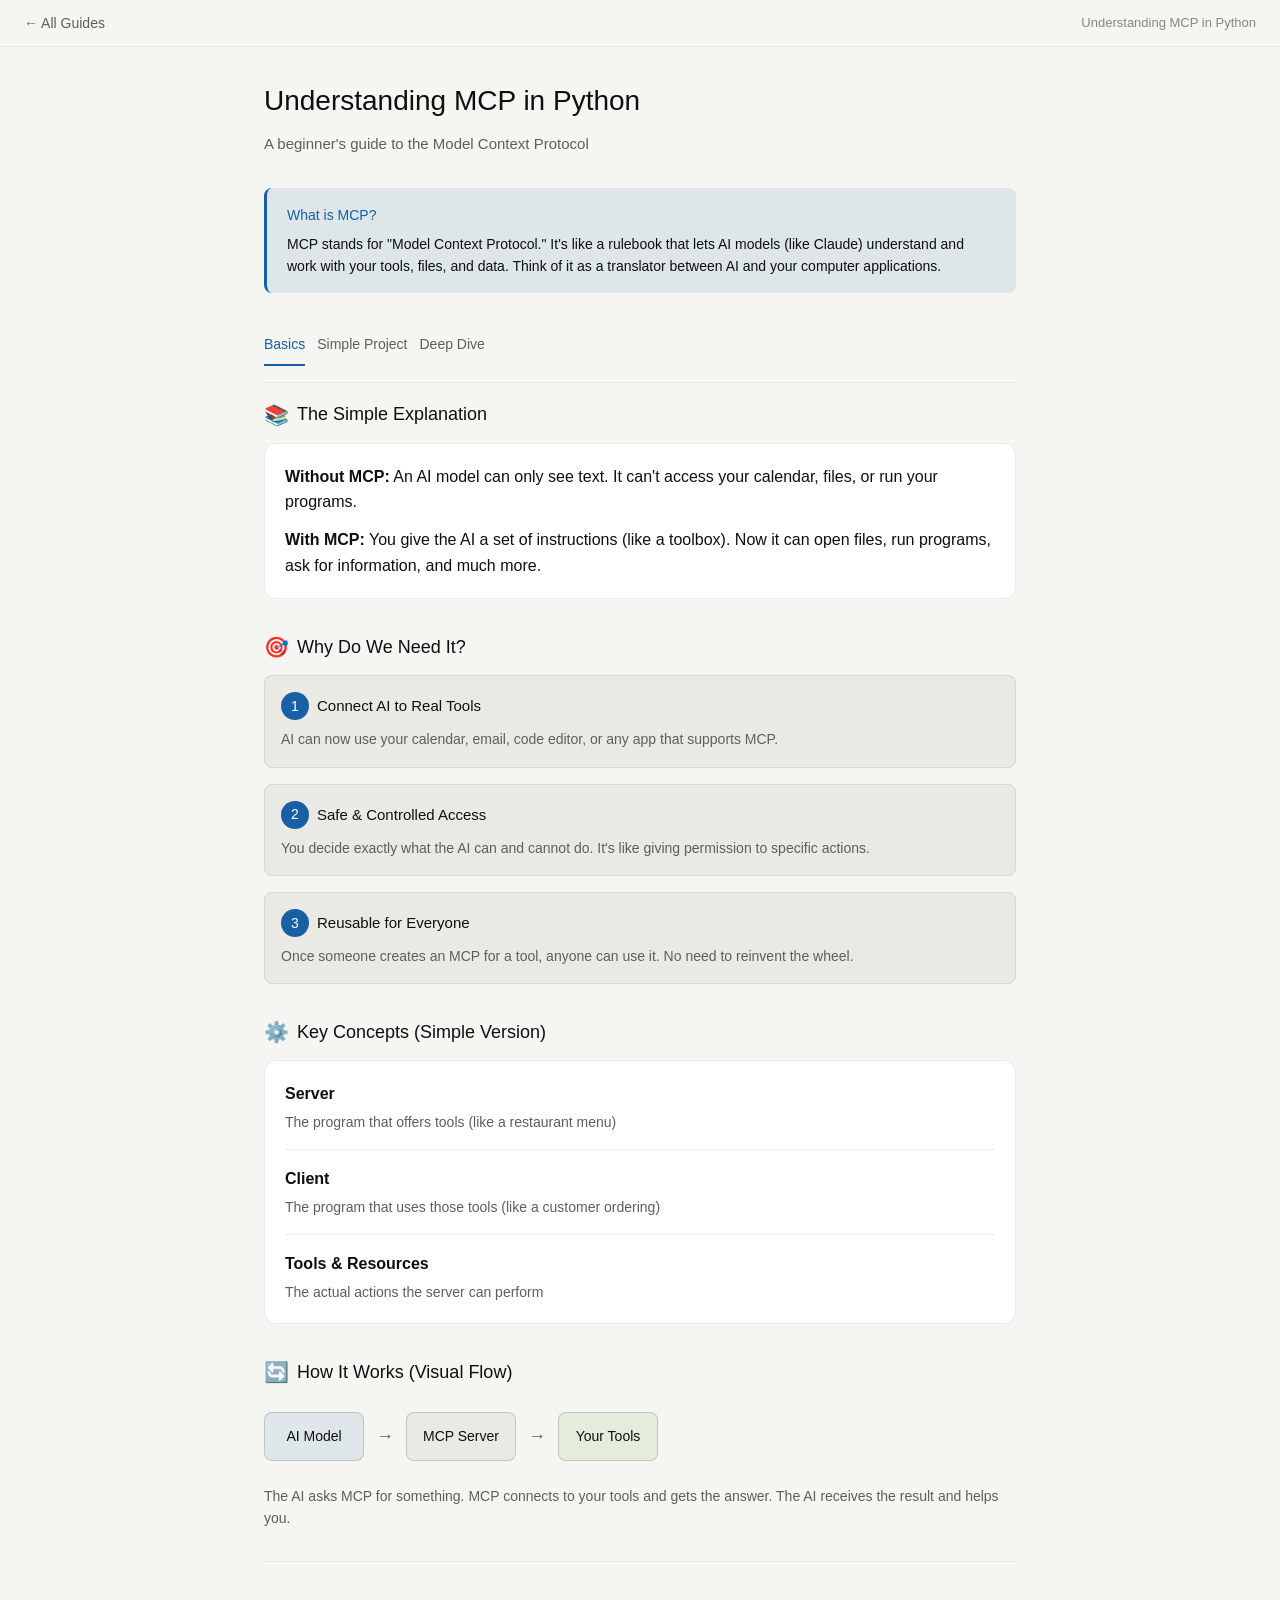
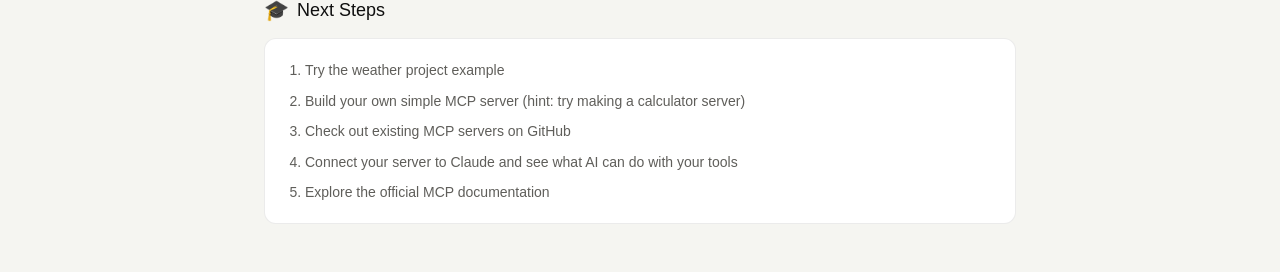
<file: MCP_Python_Beginner_Guide.html>
<!DOCTYPE html>
<html lang="en">
<head>
    <meta charset="UTF-8">
    <meta name="viewport" content="width=device-width, initial-scale=1.0">
    <title>MCP in Python - Beginner Guide</title>
    <link rel="stylesheet" href="shared.css">
    <style>
        /* This guide's collapsibles/output blocks are shorter than the shared default */
        .content.active {
            max-height: 2000px;
        }

        .example-output {
            max-height: 300px;
        }
    </style>
</head>
<body>
    <nav class="site-nav">
        <a href="index.html">&larr; All Guides</a>
        <span class="site-nav-current">Understanding MCP in Python</span>
    </nav>
    <div class="container">
        <h1>Understanding MCP in Python</h1>
        <p class="subtitle">A beginner's guide to the Model Context Protocol</p>
        
        <div class="concept-box">
            <h3>What is MCP?</h3>
            <p>MCP stands for "Model Context Protocol." It's like a rulebook that lets AI models (like Claude) understand and work with your tools, files, and data. Think of it as a translator between AI and your computer applications.</p>
        </div>
        
        <div class="nav-tabs">
            <div class="nav-tab active" onclick="switchTab('basics')">Basics</div>
            <div class="nav-tab" onclick="switchTab('project')">Simple Project</div>
            <div class="nav-tab" onclick="switchTab('deep-dive')">Deep Dive</div>
        </div>
        
        <div id="basics-tab" style="display: block;">
            <div class="section">
                <div class="section-title">
                    <span class="section-icon">📚</span>
                    The Simple Explanation
                </div>
                
                <div class="card">
                    <p><strong>Without MCP:</strong> An AI model can only see text. It can't access your calendar, files, or run your programs.</p>
                    <p style="margin-top: 12px;"><strong>With MCP:</strong> You give the AI a set of instructions (like a toolbox). Now it can open files, run programs, ask for information, and much more.</p>
                </div>
            </div>
            
            <div class="section">
                <div class="section-title">
                    <span class="section-icon">🎯</span>
                    Why Do We Need It?
                </div>
                
                <div class="step-box">
                    <div class="step-title">
                        <span class="step-number">1</span>
                        Connect AI to Real Tools
                    </div>
                    <div class="step-description">AI can now use your calendar, email, code editor, or any app that supports MCP.</div>
                </div>
                
                <div class="step-box">
                    <div class="step-title">
                        <span class="step-number">2</span>
                        Safe & Controlled Access
                    </div>
                    <div class="step-description">You decide exactly what the AI can and cannot do. It's like giving permission to specific actions.</div>
                </div>
                
                <div class="step-box">
                    <div class="step-title">
                        <span class="step-number">3</span>
                        Reusable for Everyone
                    </div>
                    <div class="step-description">Once someone creates an MCP for a tool, anyone can use it. No need to reinvent the wheel.</div>
                </div>
            </div>
            
            <div class="section">
                <div class="section-title">
                    <span class="section-icon">⚙️</span>
                    Key Concepts (Simple Version)
                </div>
                
                <div class="card">
                    <div style="margin-bottom: 16px;">
                        <strong style="color: var(--text-primary);">Server</strong>
                        <p style="color: var(--text-secondary); font-size: 14px; margin-top: 4px;">The program that offers tools (like a restaurant menu)</p>
                    </div>
                    <div style="margin-bottom: 16px; padding-top: 16px; border-top: 0.5px solid var(--border);">
                        <strong style="color: var(--text-primary);">Client</strong>
                        <p style="color: var(--text-secondary); font-size: 14px; margin-top: 4px;">The program that uses those tools (like a customer ordering)</p>
                    </div>
                    <div style="padding-top: 16px; border-top: 0.5px solid var(--border);">
                        <strong style="color: var(--text-primary);">Tools & Resources</strong>
                        <p style="color: var(--text-secondary); font-size: 14px; margin-top: 4px;">The actual actions the server can perform</p>
                    </div>
                </div>
            </div>
            
            <div class="section">
                <div class="section-title">
                    <span class="section-icon">🔄</span>
                    How It Works (Visual Flow)
                </div>
                
                <div class="flow-diagram">
                    <div class="flow-box" style="background: var(--bg-accent);">AI Model</div>
                    <div class="flow-arrow">→</div>
                    <div class="flow-box">MCP Server</div>
                    <div class="flow-arrow">→</div>
                    <div class="flow-box" style="background: var(--bg-success);">Your Tools</div>
                </div>
                
                <p style="color: var(--text-secondary); font-size: 14px;">The AI asks MCP for something. MCP connects to your tools and gets the answer. The AI receives the result and helps you.</p>
            </div>
        </div>
        
        <div id="project-tab" style="display: none;">
            <div class="section">
                <div class="section-title">
                    <span class="section-icon">🚀</span>
                    Our Simple Project: A Weather Tool
                </div>
                
                <p style="color: var(--text-secondary); margin-bottom: 1rem;">We'll create an MCP server that lets AI check the current weather and get weather forecasts.</p>
                
                <div class="concept-box">
                    <h3>Project Goal</h3>
                    <p>Build a Python program that: (1) Provides weather data, (2) Lets an AI client ask for weather, (3) Returns weather information back to the AI</p>
                </div>
            </div>
            
            <div class="section">
                <div class="section-title">
                    <span class="section-icon">📋</span>
                    Step-by-Step Walkthrough
                </div>
                
                <div class="step-box">
                    <div class="step-title">
                        <span class="step-number">1</span>
                        Set Up Your Computer
                    </div>
                    <div class="step-description">
                        <p>First, make sure you have Python installed and the MCP library.</p>
                        <pre>pip install mcp</pre>
                        <p style="margin-top: 8px;">This installs the tools you need to build an MCP server.</p>
                    </div>
                </div>
                
                <div class="step-box">
                    <div class="step-title">
                        <span class="step-number">2</span>
                        Create a Simple MCP Server
                    </div>
                    <div class="step-description">
                        <p>Create a file called <code>weather_server.py</code>:</p>
                        <pre>from mcp.server import Server
from mcp.types import Tool, TextContent

# Create an MCP server
server = Server("weather-server")

# Define a tool for getting weather
@server.list_tools()
async def list_tools():
    return [
        Tool(
            name="get_weather",
            description="Get the current weather for a city",
            inputSchema={
                "type": "object",
                "properties": {
                    "city": {
                        "type": "string",
                        "description": "City name"
                    }
                }
            }
        )
    ]

# When someone asks for weather, this runs
@server.call_tool()
async def call_tool(name: str, arguments: dict):
    if name == "get_weather":
        city = arguments.get("city")
        # Dummy weather data (in real life, call a weather API)
        weather_data = {
            "London": "Rainy, 12°C",
            "Paris": "Sunny, 18°C",
            "Tokyo": "Cloudy, 22°C"
        }
        result = weather_data.get(city, "City not found")
        return [TextContent(type="text", text=result)]</pre>
                    </div>
                </div>
                
                <div class="step-box">
                    <div class="step-title">
                        <span class="step-number">3</span>
                        Run Your Server
                    </div>
                    <div class="step-description">
                        <p>In your terminal, run:</p>
                        <pre>python weather_server.py</pre>
                        <p style="margin-top: 8px;">Your MCP server is now running! It's waiting for clients to ask for weather.</p>
                    </div>
                </div>
                
                <div class="step-box">
                    <div class="step-title">
                        <span class="step-number">4</span>
                        Connect a Client (The AI)
                    </div>
                    <div class="step-description">
                        <p>Now create a <code>weather_client.py</code> file that connects to your server:</p>
                        <pre>import asyncio
from mcp.client import ClientSession
from mcp.stdio_client import StdioClientTransport

async def main():
    # Connect to the MCP server
    transport = StdioClientTransport(
        command="python",
        args=["weather_server.py"]
    )
    
    async with ClientSession(transport) as session:
        # Ask the server what tools it has
        tools = await session.list_tools()
        print("Available tools:", [t.name for t in tools])
        
        # Use a tool - ask for London's weather
        result = await session.call_tool(
            "get_weather",
            {"city": "London"}
        )
        print("Weather:", result)

asyncio.run(main())</pre>
                    </div>
                </div>
                
                <div class="step-box">
                    <div class="step-title">
                        <span class="step-number">5</span>
                        See It In Action
                    </div>
                    <div class="step-description">
                        <p>Run your client:</p>
                        <pre>python weather_client.py</pre>
                        <p style="margin-top: 12px;"><strong>Output:</strong></p>
                        <div class="example-output">Available tools: ['get_weather']
Weather: Rainy, 12°C</div>
                    </div>
                </div>
            </div>
            
            <div class="section">
                <div class="section-title">
                    <span class="section-icon">💡</span>
                    What Just Happened?
                </div>
                
                <div class="card">
                    <ol style="padding-left: 20px; color: var(--text-secondary); font-size: 14px;">
                        <li style="margin-bottom: 8px;">Your <strong>server</strong> told the client "I can get weather"</li>
                        <li style="margin-bottom: 8px;">Your <strong>client</strong> asked "Hey server, what's the weather in London?"</li>
                        <li style="margin-bottom: 8px;">Your <strong>server</strong> looked it up and replied "Rainy, 12°C"</li>
                        <li>The client received the answer</li>
                    </ol>
                </div>
            </div>
        </div>
        
        <div id="deep-dive-tab" style="display: none;">
            <div class="section">
                <div class="section-title">
                    <span class="section-icon">🔍</span>
                    Understanding the Architecture
                </div>
                
                <div class="card">
                    <p style="margin-bottom: 12px;"><strong>Client-Server Model</strong></p>
                    <p style="color: var(--text-secondary); font-size: 14px;">MCP uses a client-server architecture. Your server offers tools, and clients use them. This is the same pattern used across the internet!</p>
                </div>
            </div>
            
            <div class="section">
                <div class="section-title">
                    <span class="section-icon">🛠️</span>
                    Components Explained
                </div>
                
                <div class="collapsible" onclick="toggleCollapsible(this)">
                    <span>Server</span>
                    <span class="collapsible-icon">›</span>
                </div>
                <div class="content">
                    <div class="content-inner">
                        <p><strong>What it is:</strong> A Python program that exposes tools and resources.</p>
                        <p style="margin-top: 12px;"><strong>Example:</strong> Your weather server is an MCP server. It defines the "get_weather" tool.</p>
                        <p style="margin-top: 12px;"><strong>Responsibilities:</strong></p>
                        <ul style="margin-left: 20px; color: var(--text-secondary); font-size: 14px; margin-top: 8px;">
                            <li>List available tools</li>
                            <li>Handle tool calls</li>
                            <li>Return results</li>
                            <li>Manage permissions</li>
                        </ul>
                    </div>
                </div>
                
                <div class="collapsible" onclick="toggleCollapsible(this)" style="margin-top: 12px;">
                    <span>Client</span>
                    <span class="collapsible-icon">›</span>
                </div>
                <div class="content">
                    <div class="content-inner">
                        <p><strong>What it is:</strong> A program that connects to an MCP server and uses its tools.</p>
                        <p style="margin-top: 12px;"><strong>Example:</strong> Claude (the AI) can be a client. It connects to your weather server and asks for weather.</p>
                        <p style="margin-top: 12px;"><strong>Responsibilities:</strong></p>
                        <ul style="margin-left: 20px; color: var(--text-secondary); font-size: 14px; margin-top: 8px;">
                            <li>Connect to servers</li>
                            <li>Discover available tools</li>
                            <li>Call tools when needed</li>
                            <li>Process results</li>
                        </ul>
                    </div>
                </div>
                
                <div class="collapsible" onclick="toggleCollapsible(this)" style="margin-top: 12px;">
                    <span>Tools</span>
                    <span class="collapsible-icon">›</span>
                </div>
                <div class="content">
                    <div class="content-inner">
                        <p><strong>What it is:</strong> Functions or actions that the server can perform.</p>
                        <p style="margin-top: 12px;"><strong>Example:</strong> "get_weather" is a tool. It takes a city name and returns weather.</p>
                        <p style="margin-top: 12px;"><strong>Parts of a tool definition:</strong></p>
                        <pre>Tool(
    name="get_weather",           # Tool ID
    description="Get weather",    # What it does
    inputSchema={...}             # What it needs as input
)</pre>
                    </div>
                </div>
                
                <div class="collapsible" onclick="toggleCollapsible(this)" style="margin-top: 12px;">
                    <span>Resources</span>
                    <span class="collapsible-icon">›</span>
                </div>
                <div class="content">
                    <div class="content-inner">
                        <p><strong>What it is:</strong> Data or files that the server can share.</p>
                        <p style="margin-top: 12px;"><strong>Example:</strong> A list of cities and their time zones, or a file with historical weather data.</p>
                        <p style="margin-top: 12px;"><strong>Unlike tools:</strong> Resources are static data, not actions. Tools do things; resources provide information.</p>
                    </div>
                </div>
            </div>
            
            <div class="section">
                <div class="section-title">
                    <span class="section-icon">📊</span>
                    Request & Response Flow
                </div>
                
                <div class="card">
                    <p style="margin-bottom: 16px;"><strong>What happens when a client calls a tool:</strong></p>
                    <div style="background: var(--surface-1); border-radius: 8px; padding: 12px; font-family: var(--font-mono); font-size: 12px; color: var(--text-primary); overflow-x: auto;">
1. Client → Server: "I want to call get_weather with city='London'"

2. Server receives request
3. Server runs get_weather("London")
4. Server gets result: "Rainy, 12°C"

5. Server → Client: "Here's your result: Rainy, 12°C"

6. Client receives and uses the result
                    </div>
                </div>
            </div>
            
            <div class="section">
                <div class="section-title">
                    <span class="section-icon">🔐</span>
                    Security & Permissions
                </div>
                
                <div class="card">
                    <p style="margin-bottom: 12px;"><strong>Why it matters:</strong> You don't want the AI doing dangerous things like deleting files or accessing sensitive data.</p>
                    
                    <div style="margin-top: 16px; padding-top: 16px; border-top: 0.5px solid var(--border);">
                        <p style="margin-bottom: 8px;"><strong style="color: var(--text-primary);">Control What's Exposed</strong></p>
                        <p style="color: var(--text-secondary); font-size: 14px;">Only list tools that are safe for the AI to use. Don't expose file deletion tools unless absolutely necessary.</p>
                    </div>
                    
                    <div style="margin-top: 16px; padding-top: 16px; border-top: 0.5px solid var(--border);">
                        <p style="margin-bottom: 8px;"><strong style="color: var(--text-primary);">Validate Input</strong></p>
                        <p style="color: var(--text-secondary); font-size: 14px;">Always check that the AI is sending valid data. Don't blindly trust what it sends.</p>
                    </div>
                    
                    <div style="margin-top: 16px; padding-top: 16px; border-top: 0.5px solid var(--border);">
                        <p style="margin-bottom: 8px;"><strong style="color: var(--text-primary);">Use Schemas</strong></p>
                        <p style="color: var(--text-secondary); font-size: 14px;">Define exactly what input format your tools expect. This prevents misuse.</p>
                    </div>
                </div>
            </div>
            
            <div class="section">
                <div class="section-title">
                    <span class="section-icon">🌍</span>
                    Real-World Examples
                </div>
                
                <div class="card">
                    <p style="margin-bottom: 12px;"><strong>What people build with MCP:</strong></p>
                    <ul style="margin-left: 20px; color: var(--text-secondary); font-size: 14px;">
                        <li>Calendar integrations (AI reads and schedules meetings)</li>
                        <li>Email tools (AI reads and drafts emails)</li>
                        <li>Code execution (AI runs tests and sees results)</li>
                        <li>Database queries (AI fetches data safely)</li>
                        <li>File management (AI reads documentation)</li>
                        <li>API integrations (AI calls external services)</li>
                    </ul>
                </div>
            </div>
            
            <div class="section">
                <div class="section-title">
                    <span class="section-icon">💬</span>
                    Common Questions
                </div>
                
                <div class="collapsible" onclick="toggleCollapsible(this)">
                    <span>Is MCP the same as API?</span>
                    <span class="collapsible-icon">›</span>
                </div>
                <div class="content">
                    <div class="content-inner">
                        <p><strong>Simple answer:</strong> Similar, but not the same.</p>
                        <p style="margin-top: 12px;"><strong>API</strong> = Any system for programs to talk to each other.</p>
                        <p style="margin-top: 12px;"><strong>MCP</strong> = A specific protocol designed for AI models to understand and use tools safely.</p>
                    </div>
                </div>
                
                <div class="collapsible" onclick="toggleCollapsible(this)" style="margin-top: 12px;">
                    <span>Can I use MCP for anything besides AI?</span>
                    <span class="collapsible-icon">›</span>
                </div>
                <div class="content">
                    <div class="content-inner">
                        <p>Technically yes, but it's designed for AI. You'd be better off using regular APIs for non-AI applications. MCP's special features help AI models understand what tools do.</p>
                    </div>
                </div>
                
                <div class="collapsible" onclick="toggleCollapsible(this)" style="margin-top: 12px;">
                    <span>How hard is it to create an MCP server?</span>
                    <span class="collapsible-icon">›</span>
                </div>
                <div class="content">
                    <div class="content-inner">
                        <p><strong>Not hard at all!</strong> You saw a simple weather server in just 20 lines of code. As you build more, you can add:</p>
                        <ul style="margin-left: 20px; color: var(--text-secondary); font-size: 14px; margin-top: 8px;">
                            <li>Multiple tools</li>
                            <li>Complex logic</li>
                            <li>Database connections</li>
                            <li>Error handling</li>
                        </ul>
                    </div>
                </div>
                
                <div class="collapsible" onclick="toggleCollapsible(this)" style="margin-top: 12px;">
                    <span>Can multiple clients use the same server?</span>
                    <span class="collapsible-icon">›</span>
                </div>
                <div class="content">
                    <div class="content-inner">
                        <p>Yes! Once your server is running, any number of clients can connect and use it. This is one of the biggest advantages—write once, use everywhere.</p>
                    </div>
                </div>
            </div>
        </div>
        
        <div style="margin-top: 2rem; padding-top: 2rem; border-top: 0.5px solid var(--border);">
            <div class="section-title">
                <span class="section-icon">🎓</span>
                Next Steps
            </div>
            <div class="card">
                <ol style="padding-left: 20px; color: var(--text-secondary); font-size: 14px;">
                    <li style="margin-bottom: 8px;">Try the weather project example</li>
                    <li style="margin-bottom: 8px;">Build your own simple MCP server (hint: try making a calculator server)</li>
                    <li style="margin-bottom: 8px;">Check out existing MCP servers on GitHub</li>
                    <li style="margin-bottom: 8px;">Connect your server to Claude and see what AI can do with your tools</li>
                    <li>Explore the official MCP documentation</li>
                </ol>
            </div>
        </div>
    </div>
    
    <script>
        function switchTab(tab) {
            // Hide all tabs
            document.getElementById('basics-tab').style.display = 'none';
            document.getElementById('project-tab').style.display = 'none';
            document.getElementById('deep-dive-tab').style.display = 'none';
            
            // Show selected tab
            document.getElementById(tab + '-tab').style.display = 'block';
            
            // Update nav buttons
            document.querySelectorAll('.nav-tab').forEach(btn => {
                btn.classList.remove('active');
            });
            event.target.classList.add('active');
            
            // Scroll to top
            window.scrollTo(0, 0);
        }
        
        function toggleCollapsible(element) {
            const collapsible = element;
            const content = element.nextElementSibling;
            
            collapsible.classList.toggle('active');
            content.classList.toggle('active');
        }
    </script>
</body>
</html>
</file>
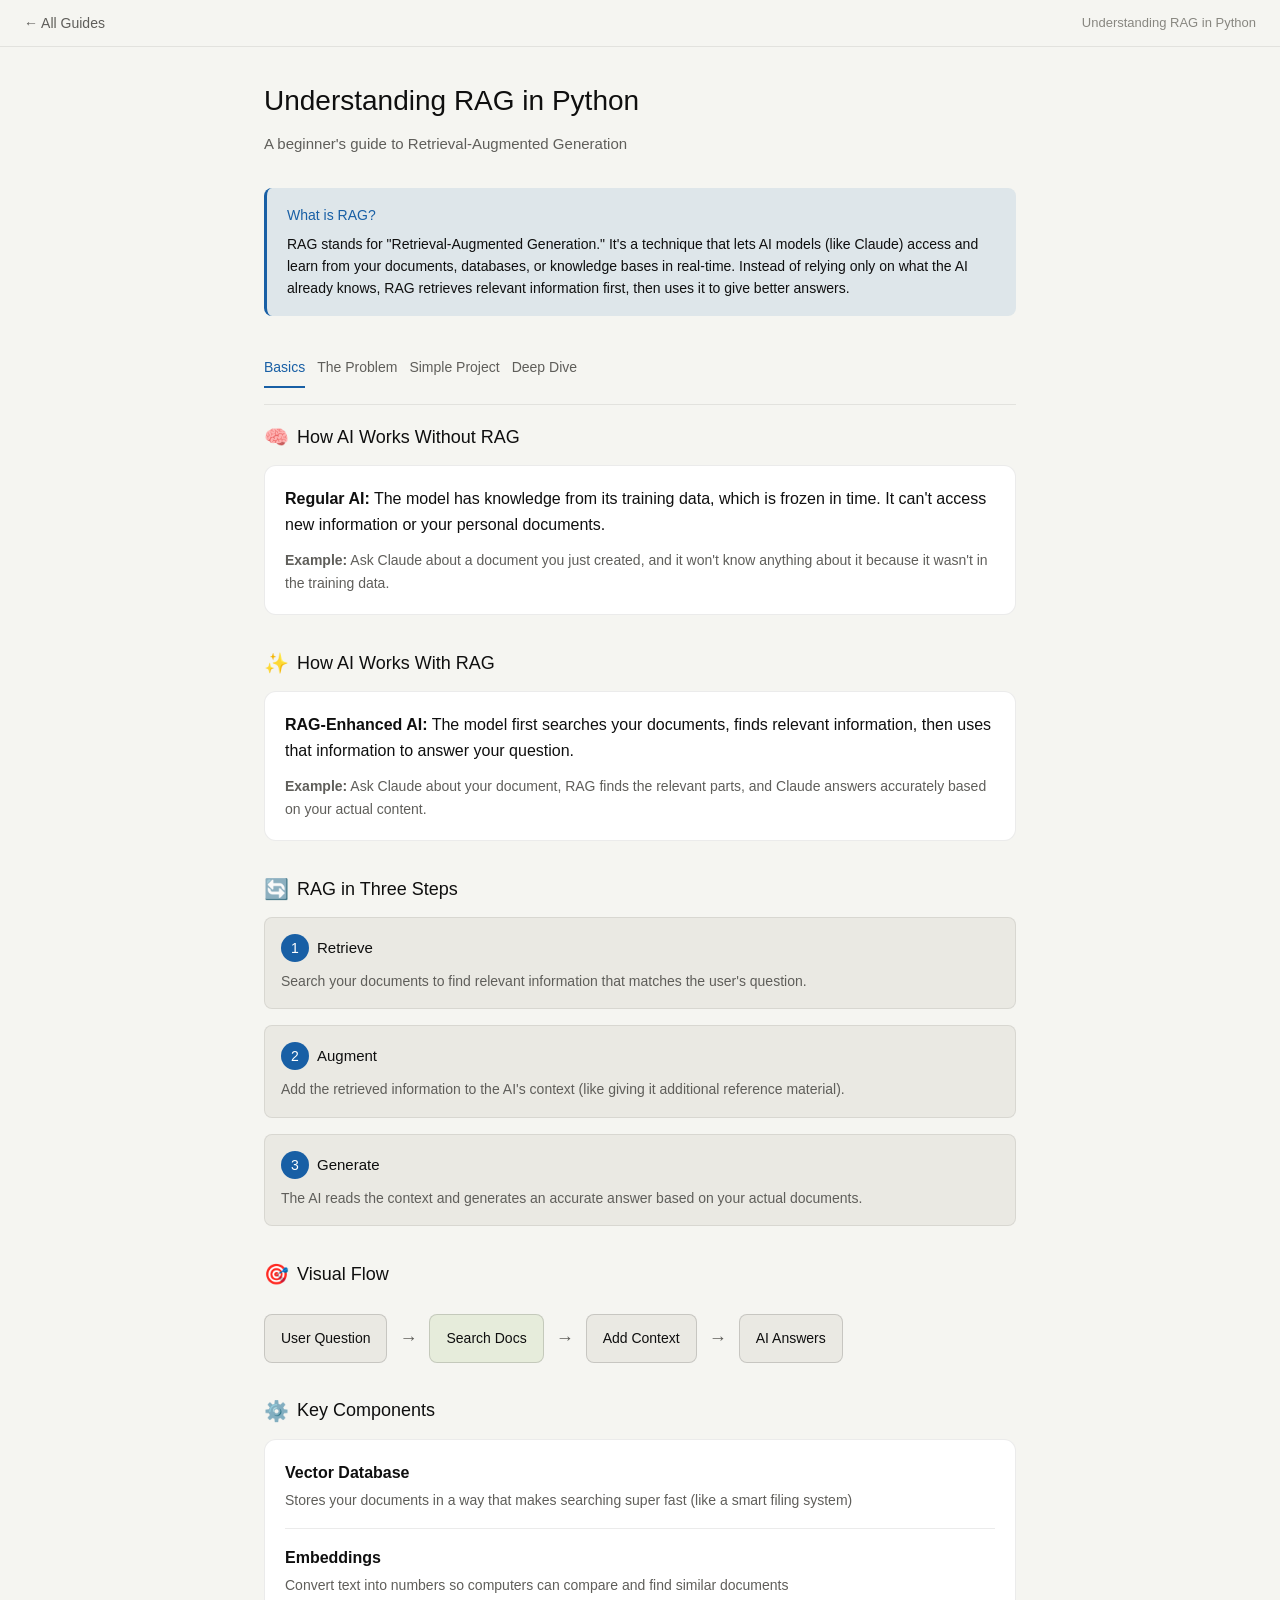
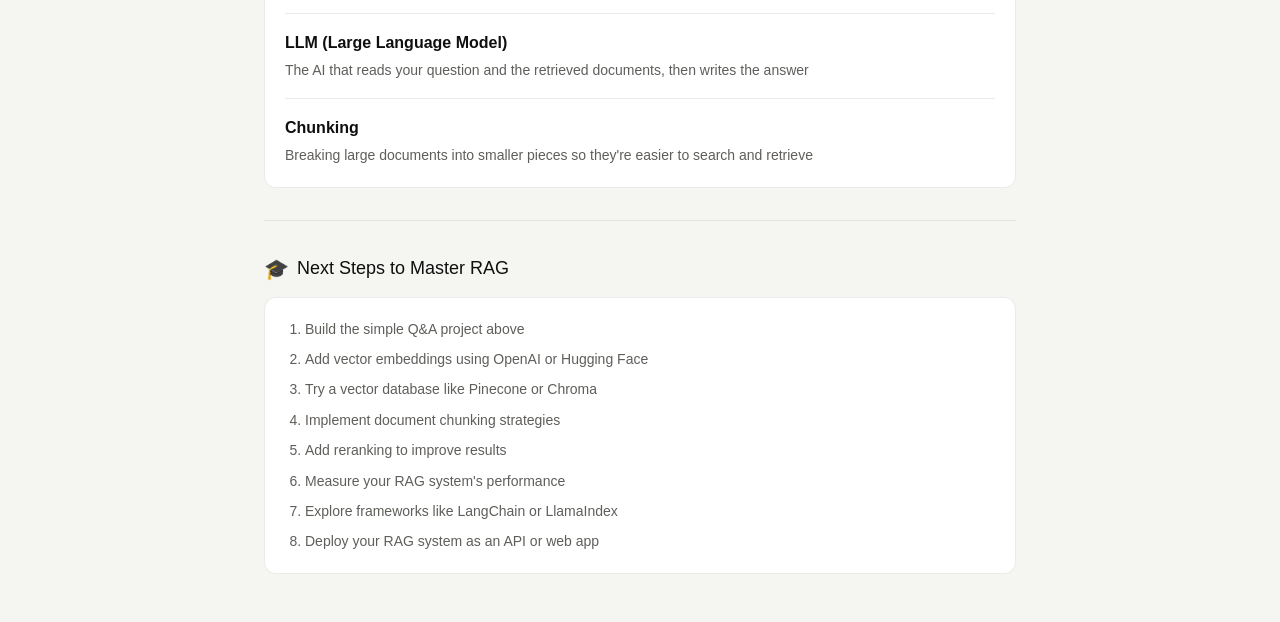
<file: RAG_Python_Beginner_Guide.html>
<!DOCTYPE html>
<html lang="en">
<head>
    <meta charset="UTF-8">
    <meta name="viewport" content="width=device-width, initial-scale=1.0">
    <title>RAG in Python - Beginner Guide</title>
    <link rel="stylesheet" href="shared.css">
    <style>
        /* Unique to this guide: not used by any other page */
        .problem-box {
            background: var(--bg-danger);
            border-left: 3px solid var(--text-danger);
            border-radius: 8px;
            padding: 1rem 1.25rem;
            margin-bottom: 1rem;
        }

        .problem-box h3 {
            color: var(--text-danger);
            font-size: 14px;
            font-weight: 500;
            margin-bottom: 6px;
        }

        .problem-box p {
            color: var(--text-primary);
            font-size: 14px;
        }

        .pipeline-step {
            background: var(--surface-1);
            border: 0.5px solid var(--border);
            border-radius: 8px;
            padding: 12px 16px;
            margin-bottom: 12px;
            font-size: 14px;
        }

        .pipeline-step strong {
            color: var(--text-primary);
            display: block;
            margin-bottom: 6px;
        }

        /* This guide never set a font-size on comparison-table th; keep that as-is */
        .comparison-table th {
            font-size: inherit;
        }

        /* This guide's collapsibles hold less content than the shared default */
        .content.active {
            max-height: 3000px;
        }
    </style>
</head>
<body>
    <nav class="site-nav">
        <a href="index.html">&larr; All Guides</a>
        <span class="site-nav-current">Understanding RAG in Python</span>
    </nav>
    <div class="container">
        <h1>Understanding RAG in Python</h1>
        <p class="subtitle">A beginner's guide to Retrieval-Augmented Generation</p>
        
        <div class="concept-box">
            <h3>What is RAG?</h3>
            <p>RAG stands for "Retrieval-Augmented Generation." It's a technique that lets AI models (like Claude) access and learn from your documents, databases, or knowledge bases in real-time. Instead of relying only on what the AI already knows, RAG retrieves relevant information first, then uses it to give better answers.</p>
        </div>
        
        <div class="nav-tabs">
            <div class="nav-tab active" onclick="switchTab('basics')">Basics</div>
            <div class="nav-tab" onclick="switchTab('problem')">The Problem</div>
            <div class="nav-tab" onclick="switchTab('project')">Simple Project</div>
            <div class="nav-tab" onclick="switchTab('deep-dive')">Deep Dive</div>
        </div>
        
        <div id="basics-tab" style="display: block;">
            <div class="section">
                <div class="section-title">
                    <span class="section-icon">🧠</span>
                    How AI Works Without RAG
                </div>
                
                <div class="card">
                    <p><strong>Regular AI:</strong> The model has knowledge from its training data, which is frozen in time. It can't access new information or your personal documents.</p>
                    <p style="margin-top: 12px; color: var(--text-secondary); font-size: 14px;"><strong>Example:</strong> Ask Claude about a document you just created, and it won't know anything about it because it wasn't in the training data.</p>
                </div>
            </div>
            
            <div class="section">
                <div class="section-title">
                    <span class="section-icon">✨</span>
                    How AI Works With RAG
                </div>
                
                <div class="card">
                    <p><strong>RAG-Enhanced AI:</strong> The model first searches your documents, finds relevant information, then uses that information to answer your question.</p>
                    <p style="margin-top: 12px; color: var(--text-secondary); font-size: 14px;"><strong>Example:</strong> Ask Claude about your document, RAG finds the relevant parts, and Claude answers accurately based on your actual content.</p>
                </div>
            </div>
            
            <div class="section">
                <div class="section-title">
                    <span class="section-icon">🔄</span>
                    RAG in Three Steps
                </div>
                
                <div class="step-box">
                    <div class="step-title">
                        <span class="step-number">1</span>
                        Retrieve
                    </div>
                    <div class="step-description">Search your documents to find relevant information that matches the user's question.</div>
                </div>
                
                <div class="step-box">
                    <div class="step-title">
                        <span class="step-number">2</span>
                        Augment
                    </div>
                    <div class="step-description">Add the retrieved information to the AI's context (like giving it additional reference material).</div>
                </div>
                
                <div class="step-box">
                    <div class="step-title">
                        <span class="step-number">3</span>
                        Generate
                    </div>
                    <div class="step-description">The AI reads the context and generates an accurate answer based on your actual documents.</div>
                </div>
            </div>
            
            <div class="section">
                <div class="section-title">
                    <span class="section-icon">🎯</span>
                    Visual Flow
                </div>
                
                <div class="flow-diagram">
                    <div class="flow-box">User Question</div>
                    <div class="flow-arrow">→</div>
                    <div class="flow-box" style="background: var(--bg-success);">Search Docs</div>
                    <div class="flow-arrow">→</div>
                    <div class="flow-box">Add Context</div>
                    <div class="flow-arrow">→</div>
                    <div class="flow-box">AI Answers</div>
                </div>
            </div>
            
            <div class="section">
                <div class="section-title">
                    <span class="section-icon">⚙️</span>
                    Key Components
                </div>
                
                <div class="card">
                    <div style="margin-bottom: 16px;">
                        <strong style="color: var(--text-primary);">Vector Database</strong>
                        <p style="color: var(--text-secondary); font-size: 14px; margin-top: 4px;">Stores your documents in a way that makes searching super fast (like a smart filing system)</p>
                    </div>
                    <div style="margin-bottom: 16px; padding-top: 16px; border-top: 0.5px solid var(--border);">
                        <strong style="color: var(--text-primary);">Embeddings</strong>
                        <p style="color: var(--text-secondary); font-size: 14px; margin-top: 4px;">Convert text into numbers so computers can compare and find similar documents</p>
                    </div>
                    <div style="margin-bottom: 16px; padding-top: 16px; border-top: 0.5px solid var(--border);">
                        <strong style="color: var(--text-primary);">LLM (Large Language Model)</strong>
                        <p style="color: var(--text-secondary); font-size: 14px; margin-top: 4px;">The AI that reads your question and the retrieved documents, then writes the answer</p>
                    </div>
                    <div style="padding-top: 16px; border-top: 0.5px solid var(--border);">
                        <strong style="color: var(--text-primary);">Chunking</strong>
                        <p style="color: var(--text-secondary); font-size: 14px; margin-top: 4px;">Breaking large documents into smaller pieces so they're easier to search and retrieve</p>
                    </div>
                </div>
            </div>
        </div>
        
        <div id="problem-tab" style="display: none;">
            <div class="section">
                <div class="section-title">
                    <span class="section-icon">❌</span>
                    Problems RAG Solves
                </div>
                
                <div class="problem-box">
                    <h3>Problem 1: Hallucinations</h3>
                    <p>AI models sometimes make up facts that sound true but are wrong. RAG prevents this by giving the AI real information to work with.</p>
                </div>
                
                <div class="problem-box">
                    <h3>Problem 2: Outdated Knowledge</h3>
                    <p>AI training happens at a specific point in time. Information after that date is unknown. RAG lets AI access current documents and information.</p>
                </div>
                
                <div class="problem-box">
                    <h3>Problem 3: Private Information</h3>
                    <p>You can't ask an AI about private company documents or confidential files. RAG lets you safely give the AI access to specific documents.</p>
                </div>
                
                <div class="problem-box">
                    <h3>Problem 4: Context Length Limits</h3>
                    <p>AI models can only "remember" a limited amount of text. RAG finds the most relevant information, so you don't hit those limits.</p>
                </div>
            </div>
            
            <div class="section">
                <div class="section-title">
                    <span class="section-icon">📊</span>
                    Regular AI vs RAG
                </div>
                
                <table class="comparison-table">
                    <thead>
                        <tr>
                            <th>Feature</th>
                            <th>Regular AI</th>
                            <th>RAG AI</th>
                        </tr>
                    </thead>
                    <tbody>
                        <tr>
                            <td><strong>Access to your docs</strong></td>
                            <td>❌ No</td>
                            <td>✅ Yes</td>
                        </tr>
                        <tr>
                            <td><strong>Hallucinations</strong></td>
                            <td>⚠️ Common</td>
                            <td>✅ Reduced</td>
                        </tr>
                        <tr>
                            <td><strong>Current information</strong></td>
                            <td>❌ Outdated</td>
                            <td>✅ Fresh</td>
                        </tr>
                        <tr>
                            <td><strong>Factual accuracy</strong></td>
                            <td>⚠️ ~70-80%</td>
                            <td>✅ ~95%+</td>
                        </tr>
                        <tr>
                            <td><strong>Privacy</strong></td>
                            <td>❌ Data used for training</td>
                            <td>✅ Local documents</td>
                        </tr>
                        <tr>
                            <td><strong>Complexity</strong></td>
                            <td>✅ Simple</td>
                            <td>⚠️ More setup</td>
                        </tr>
                    </tbody>
                </table>
            </div>
            
            <div class="section">
                <div class="section-title">
                    <span class="section-icon">💡</span>
                    Real-World Example
                </div>
                
                <div class="card">
                    <p><strong>Scenario:</strong> You have a 200-page company handbook and want to ask questions about it.</p>
                    
                    <div style="margin-top: 16px; padding-top: 16px; border-top: 0.5px solid var(--border);">
                        <p style="margin-bottom: 8px;"><strong style="color: var(--text-primary);">Without RAG:</strong></p>
                        <p style="color: var(--text-secondary); font-size: 14px;">You'd have to copy-paste entire handbook pages every time. The AI would still hallucinate details.</p>
                    </div>
                    
                    <div style="margin-top: 16px; padding-top: 16px; border-top: 0.5px solid var(--border);">
                        <p style="margin-bottom: 8px;"><strong style="color: var(--text-primary);">With RAG:</strong></p>
                        <p style="color: var(--text-secondary); font-size: 14px;">You ask a question. RAG instantly finds the relevant handbook sections. The AI answers based on those exact sections. Accurate and fast!</p>
                    </div>
                </div>
            </div>
        </div>
        
        <div id="project-tab" style="display: none;">
            <div class="section">
                <div class="section-title">
                    <span class="section-icon">🚀</span>
                    Simple Project: A Q&A System
                </div>
                
                <p style="color: var(--text-secondary); margin-bottom: 1rem;">We'll build a RAG system that lets you ask questions about your documents. We'll use simple text files and Python.</p>
                
                <div class="concept-box">
                    <h3>Project Goal</h3>
                    <p>Create a system that: (1) Stores documents, (2) Searches them when you ask a question, (3) Uses AI to answer based on actual document content</p>
                </div>
            </div>
            
            <div class="section">
                <div class="section-title">
                    <span class="section-icon">📋</span>
                    Step-by-Step Walkthrough
                </div>
                
                <div class="step-box">
                    <div class="step-title">
                        <span class="step-number">1</span>
                        Install Required Libraries
                    </div>
                    <div class="step-description">
                        <p>Install the tools you'll need:</p>
                        <pre>pip install openai python-dotenv</pre>
                        <p style="margin-top: 8px;"><code>openai</code> = to use Claude, <code>python-dotenv</code> = to manage API keys safely</p>
                    </div>
                </div>
                
                <div class="step-box">
                    <div class="step-title">
                        <span class="step-number">2</span>
                        Create Sample Documents
                    </div>
                    <div class="step-description">
                        <p>Create a folder called <code>documents</code> with text files. Example <code>company_rules.txt</code>:</p>
                        <pre>Company Handbook

Work Hours:
Monday to Friday, 9 AM to 5 PM
Flexible hours available if approved by manager.

Vacation Policy:
New employees: 15 days per year
After 3 years: 20 days per year
After 5 years: 25 days per year

Remote Work:
Allowed 2 days per week
Must coordinate with team leads
Core hours: 10 AM to 3 PM required to be online</pre>
                    </div>
                </div>
                
                <div class="step-box">
                    <div class="step-title">
                        <span class="step-number">3</span>
                        Build Simple RAG System
                    </div>
                    <div class="step-description">
                        <p>Create <code>simple_rag.py</code>:</p>
                        <pre>import os
import glob
from anthropic import Anthropic

# 1. LOAD DOCUMENTS
documents = []
for file_path in glob.glob("documents/*.txt"):
    with open(file_path, 'r') as f:
        documents.append({
            "name": os.path.basename(file_path),
            "content": f.read()
        })

print(f"Loaded {len(documents)} documents")

# 2. SIMPLE SEARCH (find relevant docs)
def search_documents(query, documents):
    """Find documents that mention keywords from the query"""
    query_words = query.lower().split()
    relevant_docs = []
    
    for doc in documents:
        content_lower = doc['content'].lower()
        # Count how many query words appear in this doc
        matches = sum(1 for word in query_words 
                     if word in content_lower)
        
        if matches > 0:
            relevant_docs.append({
                "name": doc['name'],
                "content": doc['content'],
                "relevance": matches
            })
    
    # Sort by relevance (most relevant first)
    relevant_docs.sort(key=lambda x: x['relevance'], reverse=True)
    return relevant_docs

# 3. SETUP AI CLIENT
client = Anthropic()

# 4. MAIN CONVERSATION LOOP
print("\n📚 RAG Q&A System Started!")
print("Ask questions about your documents (type 'quit' to exit)\n")

while True:
    question = input("Your question: ").strip()
    
    if question.lower() == 'quit':
        break
    
    # Step 1: RETRIEVE - Find relevant documents
    relevant_docs = search_documents(question, documents)
    
    if not relevant_docs:
        print("No relevant documents found.\n")
        continue
    
    # Step 2: AUGMENT - Create context from retrieved documents
    context = "Here are relevant documents:\n\n"
    for doc in relevant_docs[:3]:  # Use top 3 most relevant
        context += f"From {doc['name']}:\n"
        context += doc['content']
        context += "\n\n---\n\n"
    
    # Step 3: GENERATE - Ask AI to answer using the context
    system_prompt = """You are a helpful assistant that answers 
    questions based on the provided documents. 
    Only use information from the documents. 
    If the answer isn't in the documents, say so."""
    
    response = client.messages.create(
        model="claude-opus-4-1",
        max_tokens=1024,
        system=system_prompt,
        messages=[
            {
                "role": "user",
                "content": f"{context}\n\nQuestion: {question}"
            }
        ]
    )
    
    print(f"\nAnswer: {response.content[0].text}\n")
    print("-" * 50 + "\n")</pre>
                    </div>
                </div>
                
                <div class="step-box">
                    <div class="step-title">
                        <span class="step-number">4</span>
                        Run Your RAG System
                    </div>
                    <div class="step-description">
                        <p>First, set your API key:</p>
                        <pre>export ANTHROPIC_API_KEY="your-api-key-here"</pre>
                        <p style="margin-top: 12px;">Then run:</p>
                        <pre>python simple_rag.py</pre>
                    </div>
                </div>
                
                <div class="step-box">
                    <div class="step-title">
                        <span class="step-number">5</span>
                        Try It Out!
                    </div>
                    <div class="step-description">
                        <p>Now ask questions:</p>
                        <div class="example-output">📚 RAG Q&A System Started!
Ask questions about your documents (type 'quit' to exit)

Your question: How many vacation days do I get after 3 years?

Answer: According to the Company Handbook, after 3 years 
of employment, you receive 20 days of vacation per year.

--------------------------------------------------

Your question: What are the remote work rules?

Answer: Based on the Company Handbook, the remote work 
policy states that:
- Remote work is allowed 2 days per week
- You must coordinate with team leads
- Core hours from 10 AM to 3 PM are required for 
  being online

--------------------------------------------------</div>
                    </div>
                </div>
            </div>
            
            <div class="section">
                <div class="section-title">
                    <span class="section-icon">🎯</span>
                    What Just Happened?
                </div>
                
                <div class="card">
                    <p style="margin-bottom: 12px;"><strong>The RAG Process In Action:</strong></p>
                    <ol style="padding-left: 20px; color: var(--text-secondary); font-size: 14px;">
                        <li style="margin-bottom: 8px;"><strong>Retrieve:</strong> Your system searched documents for keywords from your question</li>
                        <li style="margin-bottom: 8px;"><strong>Augment:</strong> It took the relevant document sections and added them as context</li>
                        <li style="margin-bottom: 8px;"><strong>Generate:</strong> Claude read the context and answered accurately based on actual document content</li>
                    </ol>
                    <p style="margin-top: 12px; color: var(--text-primary);"><strong>Result:</strong> Accurate answers that are grounded in your real documents, not hallucinated!</p>
                </div>
            </div>
        </div>
        
        <div id="deep-dive-tab" style="display: none;">
            <div class="section">
                <div class="section-title">
                    <span class="section-icon">🔍</span>
                    Understanding RAG Architecture
                </div>
                
                <div class="card">
                    <p style="margin-bottom: 12px;"><strong>Why RAG is Powerful</strong></p>
                    <p style="color: var(--text-secondary); font-size: 14px;">RAG combines the strengths of search systems (finding relevant info fast) with AI (understanding and writing naturally). This creates a system that's both accurate and intelligent.</p>
                </div>
            </div>
            
            <div class="section">
                <div class="section-title">
                    <span class="section-icon">🧩</span>
                    Core Components Explained
                </div>
                
                <div class="collapsible" onclick="toggleCollapsible(this)">
                    <span>Embeddings</span>
                    <span class="collapsible-icon">›</span>
                </div>
                <div class="content">
                    <div class="content-inner">
                        <p><strong>What it is:</strong> A way to convert text into numbers that computers can compare.</p>
                        <p style="margin-top: 12px;"><strong>Simple analogy:</strong> Imagine assigning a "fingerprint" to every sentence. Similar sentences get similar fingerprints. Then you can quickly find sentences with the same fingerprint.</p>
                        <p style="margin-top: 12px;"><strong>Example:</strong></p>
                        <pre>"How many vacation days?" 
→ [0.12, -0.45, 0.89, 0.23, ...]

"Vacation policy days" 
→ [0.13, -0.44, 0.88, 0.24, ...]</pre>
                        <p style="margin-top: 12px;">These two are similar (small differences) so the system knows they're related!</p>
                    </div>
                </div>
                
                <div class="collapsible" onclick="toggleCollapsible(this)" style="margin-top: 12px;">
                    <span>Vector Databases</span>
                    <span class="collapsible-icon">›</span>
                </div>
                <div class="content">
                    <div class="content-inner">
                        <p><strong>What it is:</strong> A database designed to store and quickly search through embeddings (those number fingerprints).</p>
                        <p style="margin-top: 12px;"><strong>Why special?:</strong> Regular databases search by exact matches. Vector databases find similar items, which is perfect for finding relevant documents.</p>
                        <p style="margin-top: 12px;"><strong>Popular options:</strong></p>
                        <ul style="margin-left: 20px; color: var(--text-secondary); font-size: 14px; margin-top: 8px;">
                            <li>Pinecone - Cloud-based, easy to use</li>
                            <li>Weaviate - Open-source, flexible</li>
                            <li>Chroma - Simple, great for learning</li>
                            <li>FAISS - Facebook's library, very fast</li>
                            <li>Milvus - Open-source, enterprise-ready</li>
                        </ul>
                    </div>
                </div>
                
                <div class="collapsible" onclick="toggleCollapsible(this)" style="margin-top: 12px;">
                    <span>Chunking</span>
                    <span class="collapsible-icon">›</span>
                </div>
                <div class="content">
                    <div class="content-inner">
                        <p><strong>What it is:</strong> Breaking large documents into smaller pieces (chunks) before storing them.</p>
                        <p style="margin-top: 12px;"><strong>Why needed?:</strong> A 100-page document has too much information in one chunk. You want to retrieve only the relevant section, not the whole document.</p>
                        <p style="margin-top: 12px;"><strong>Example:</strong></p>
                        <pre>Original: 50-page employee handbook

After chunking:
Chunk 1: Work Hours Policy (200 words)
Chunk 2: Vacation Policy (300 words)
Chunk 3: Remote Work Rules (250 words)
... and so on

When you ask about vacation,
only Chunk 2 is retrieved!</pre>
                    </div>
                </div>
                
                <div class="collapsible" onclick="toggleCollapsible(this)" style="margin-top: 12px;">
                    <span>Retrieval Methods</span>
                    <span class="collapsible-icon">›</span>
                </div>
                <div class="content">
                    <div class="content-inner">
                        <p><strong>Simple Retrieval (Keyword Search)</strong></p>
                        <p style="color: var(--text-secondary); font-size: 14px; margin-top: 8px;">Find documents based on keywords. Fast but sometimes misses relevant content.</p>
                        
                        <p style="margin-top: 12px;"><strong>Semantic Retrieval (Embedding Search)</strong></p>
                        <p style="color: var(--text-secondary); font-size: 14px; margin-top: 8px;">Convert question and documents to embeddings, find most similar. Slower but understands meaning.</p>
                        
                        <p style="margin-top: 12px;"><strong>Hybrid Retrieval</strong></p>
                        <p style="color: var(--text-secondary); font-size: 14px; margin-top: 8px;">Combine both methods. Best results!</p>
                    </div>
                </div>
                
                <div class="collapsible" onclick="toggleCollapsible(this)" style="margin-top: 12px;">
                    <span>Reranking</span>
                    <span class="collapsible-icon">›</span>
                </div>
                <div class="content">
                    <div class="content-inner">
                        <p><strong>What it is:</strong> A second pass to re-score retrieved documents and pick the best ones.</p>
                        <p style="margin-top: 12px;"><strong>Why?:</strong> Your initial retrieval might bring back 100 results. A reranker scores them and returns only the top 5 most relevant.</p>
                        <p style="margin-top: 12px;"><strong>Process:</strong></p>
                        <pre>1. Initial Retrieval: Returns 100 documents
2. Reranker: Scores all 100 documents
3. Final Selection: Return top 5 best matches
4. AI Generation: Claude answers using those 5</pre>
                    </div>
                </div>
            </div>
            
            <div class="section">
                <div class="section-title">
                    <span class="section-icon">🔄</span>
                    Complete RAG Pipeline
                </div>
                
                <div class="pipeline-step">
                    <strong>1️⃣ Document Preprocessing</strong>
                    Load documents → Clean text → Break into chunks → Create embeddings
                </div>
                
                <div class="pipeline-step">
                    <strong>2️⃣ Indexing</strong>
                    Store chunk embeddings in vector database with metadata
                </div>
                
                <div class="pipeline-step">
                    <strong>3️⃣ Query Processing</strong>
                    Convert user question into embedding
                </div>
                
                <div class="pipeline-step">
                    <strong>4️⃣ Retrieval</strong>
                    Search vector database for similar chunks
                </div>
                
                <div class="pipeline-step">
                    <strong>5️⃣ Ranking (Optional)</strong>
                    Rerank results to get the best matches
                </div>
                
                <div class="pipeline-step">
                    <strong>6️⃣ Context Building</strong>
                    Combine retrieved chunks with the original question
                </div>
                
                <div class="pipeline-step">
                    <strong>7️⃣ Generation</strong>
                    Send context + question to LLM, get answer
                </div>
                
                <div class="pipeline-step">
                    <strong>8️⃣ Response</strong>
                    Return answer to user with source references
                </div>
            </div>
            
            <div class="section">
                <div class="section-title">
                    <span class="section-icon">⚡</span>
                    Advanced Techniques
                </div>
                
                <div class="collapsible" onclick="toggleCollapsible(this)">
                    <span>Query Expansion</span>
                    <span class="collapsible-icon">›</span>
                </div>
                <div class="content">
                    <div class="content-inner">
                        <p><strong>What it does:</strong> Takes your question and rewrites it several ways to find more relevant documents.</p>
                        <p style="margin-top: 12px;"><strong>Example:</strong></p>
                        <pre>Original: "vacation days"

Expanded versions:
- "How many vacation days do employees get?"
- "Time off policy"
- "Annual leave allowance"
- "Days off per year"</pre>
                        <p style="margin-top: 12px;">Each version might retrieve different relevant chunks!</p>
                    </div>
                </div>
                
                <div class="collapsible" onclick="toggleCollapsible(this)" style="margin-top: 12px;">
                    <span>Multi-Step Retrieval</span>
                    <span class="collapsible-icon">›</span>
                </div>
                <div class="content">
                    <div class="content-inner">
                        <p><strong>What it does:</strong> The AI can make multiple searches, each based on what it learned from the previous search.</p>
                        <p style="margin-top: 12px;"><strong>Example:</strong></p>
                        <pre>Question: "What happens if I take unpaid leave?"

Step 1 - Retrieve: "unpaid leave policy"
Step 2 - Read result: Find it mentions health insurance
Step 3 - Retrieve again: "health insurance during leave"
Step 4 - Answer: Using both searches

More comprehensive answer!</pre>
                    </div>
                </div>
                
                <div class="collapsible" onclick="toggleCollapsible(this)" style="margin-top: 12px;">
                    <span>Metadata Filtering</span>
                    <span class="collapsible-icon">›</span>
                </div>
                <div class="content">
                    <div class="content-inner">
                        <p><strong>What it does:</strong> Add extra information (metadata) to documents like date, author, or category, then filter by this metadata.</p>
                        <p style="margin-top: 12px;"><strong>Example:</strong></p>
                        <pre>Document metadata:
{
  "content": "vacation policy...",
  "source": "employee_handbook.pdf",
  "date": "2024-01-01",
  "category": "HR_Policy",
  "version": "2.0"
}

Filter: Only search HR_Policy documents from 2024</pre>
                    </div>
                </div>
            </div>
            
            <div class="section">
                <div class="section-title">
                    <span class="section-icon">🌍</span>
                    Real-World Applications
                </div>
                
                <div class="card">
                    <p style="margin-bottom: 12px;"><strong>Where RAG is Used:</strong></p>
                    <ul style="margin-left: 20px; color: var(--text-secondary); font-size: 14px;">
                        <li style="margin-bottom: 8px;"><strong>Customer Support:</strong> AI answers questions based on company knowledge base</li>
                        <li style="margin-bottom: 8px;"><strong>Legal Research:</strong> Search through case law and documents instantly</li>
                        <li style="margin-bottom: 8px;"><strong>Medical Assistance:</strong> Answer patient questions using medical literature</li>
                        <li style="margin-bottom: 8px;"><strong>Financial Analysis:</strong> Query annual reports and market documents</li>
                        <li style="margin-bottom: 8px;"><strong>Code Documentation:</strong> Ask questions about codebase and get accurate answers</li>
                        <li style="margin-bottom: 8px;"><strong>Internal Wiki:</strong> Smart search over company documentation</li>
                        <li style="margin-bottom: 8px;"><strong>Research Assistant:</strong> Find relevant papers and synthesize information</li>
                        <li><strong>Product Support:</strong> Answer user questions using product manuals</li>
                    </ul>
                </div>
            </div>
            
            <div class="section">
                <div class="section-title">
                    <span class="section-icon">❓</span>
                    Common Questions
                </div>
                
                <div class="collapsible" onclick="toggleCollapsible(this)">
                    <span>Is RAG better than fine-tuning?</span>
                    <span class="collapsible-icon">›</span>
                </div>
                <div class="content">
                    <div class="content-inner">
                        <p><strong>Different tools for different jobs:</strong></p>
                        <p style="margin-top: 12px;"><strong>RAG:</strong> Best when you need to use current documents and don't want to retrain. Faster to set up.</p>
                        <p style="margin-top: 12px;"><strong>Fine-tuning:</strong> Best when you want the model to deeply learn your domain. Takes longer, costs more.</p>
                        <p style="margin-top: 12px;">Many projects use both together!</p>
                    </div>
                </div>
                
                <div class="collapsible" onclick="toggleCollapsible(this)" style="margin-top: 12px;">
                    <span>How much data do I need?</span>
                    <span class="collapsible-icon">›</span>
                </div>
                <div class="content">
                    <div class="content-inner">
                        <p>RAG works with any amount of data:</p>
                        <ul style="margin-left: 20px; color: var(--text-secondary); font-size: 14px; margin-top: 8px;">
                            <li>Small: 5-10 documents → Works great</li>
                            <li>Medium: 100s of documents → Works well</li>
                            <li>Large: Millions of documents → Still works, might need optimization</li>
                        </ul>
                        <p style="margin-top: 12px;">Start small, scale up gradually!</p>
                    </div>
                </div>
                
                <div class="collapsible" onclick="toggleCollapsible(this)" style="margin-top: 12px;">
                    <span>What about hallucinations in RAG?</span>
                    <span class="collapsible-icon">›</span>
                </div>
                <div class="content">
                    <div class="content-inner">
                        <p>RAG dramatically reduces hallucinations, but doesn't eliminate them:</p>
                        <p style="margin-top: 12px;"><strong>Regular AI:</strong> 20-30% hallucination rate</p>
                        <p style="margin-top: 12px;"><strong>RAG AI:</strong> 2-5% hallucination rate</p>
                        <p style="margin-top: 12px;"><strong>How to reduce further:</strong></p>
                        <ul style="margin-left: 20px; color: var(--text-secondary); font-size: 14px; margin-top: 8px;">
                            <li>Ask AI to cite sources</li>
                            <li>Use reranking</li>
                            <li>Add instructions to only use provided context</li>
                            <li>Use retrieval confidence scores</li>
                        </ul>
                    </div>
                </div>
                
                <div class="collapsible" onclick="toggleCollapsible(this)" style="margin-top: 12px;">
                    <span>How do I measure RAG quality?</span>
                    <span class="collapsible-icon">›</span>
                </div>
                <div class="content">
                    <div class="content-inner">
                        <p><strong>Key metrics:</strong></p>
                        <ul style="margin-left: 20px; color: var(--text-secondary); font-size: 14px; margin-top: 8px;">
                            <li><strong>Retrieval Precision:</strong> Are retrieved documents actually relevant? (Aim: 80%+)</li>
                            <li><strong>Retrieval Recall:</strong> Did we find all relevant documents? (Aim: 80%+)</li>
                            <li><strong>Answer Accuracy:</strong> Are final answers correct? (Aim: 90%+)</li>
                            <li><strong>Source Attribution:</strong> Can answers cite where they came from?</li>
                            <li><strong>Latency:</strong> How fast does it respond? (Aim: &lt; 2 seconds)</li>
                        </ul>
                    </div>
                </div>
                
                <div class="collapsible" onclick="toggleCollapsible(this)" style="margin-top: 12px;">
                    <span>Can I use RAG with my own documents?</span>
                    <span class="collapsible-icon">›</span>
                </div>
                <div class="content">
                    <div class="content-inner">
                        <p><strong>Absolutely!</strong> That's the whole point of RAG. You can use:</p>
                        <ul style="margin-left: 20px; color: var(--text-secondary); font-size: 14px; margin-top: 8px;">
                            <li>PDF files</li>
                            <li>Word documents</li>
                            <li>Text files</li>
                            <li>Web pages</li>
                            <li>Database content</li>
                            <li>Email archives</li>
                            <li>Slack messages</li>
                            <li>Code files</li>
                        </ul>
                        <p style="margin-top: 12px;">Any text-based content can be used with RAG!</p>
                    </div>
                </div>
            </div>
        </div>
        
        <div style="margin-top: 2rem; padding-top: 2rem; border-top: 0.5px solid var(--border);">
            <div class="section-title">
                <span class="section-icon">🎓</span>
                Next Steps to Master RAG
            </div>
            <div class="card">
                <ol style="padding-left: 20px; color: var(--text-secondary); font-size: 14px;">
                    <li style="margin-bottom: 8px;">Build the simple Q&A project above</li>
                    <li style="margin-bottom: 8px;">Add vector embeddings using OpenAI or Hugging Face</li>
                    <li style="margin-bottom: 8px;">Try a vector database like Pinecone or Chroma</li>
                    <li style="margin-bottom: 8px;">Implement document chunking strategies</li>
                    <li style="margin-bottom: 8px;">Add reranking to improve results</li>
                    <li style="margin-bottom: 8px;">Measure your RAG system's performance</li>
                    <li style="margin-bottom: 8px;">Explore frameworks like LangChain or LlamaIndex</li>
                    <li>Deploy your RAG system as an API or web app</li>
                </ol>
            </div>
        </div>
    </div>
    
    <script>
        function switchTab(tab) {
            // Hide all tabs
            document.getElementById('basics-tab').style.display = 'none';
            document.getElementById('problem-tab').style.display = 'none';
            document.getElementById('project-tab').style.display = 'none';
            document.getElementById('deep-dive-tab').style.display = 'none';
            
            // Show selected tab
            document.getElementById(tab + '-tab').style.display = 'block';
            
            // Update nav buttons
            document.querySelectorAll('.nav-tab').forEach(btn => {
                btn.classList.remove('active');
            });
            event.target.classList.add('active');
            
            // Scroll to top
            window.scrollTo(0, 0);
        }
        
        function toggleCollapsible(element) {
            const collapsible = element;
            const content = element.nextElementSibling;
            
            collapsible.classList.toggle('active');
            content.classList.toggle('active');
        }
    </script>
</body>
</html>
</file>
<file: shared.css>
/* ============================================================
   shared.css
   Canonical stylesheet for the GenAI Guides site.
   Contains the design-system baseline (CSS variables, reset,
   body) plus every CSS component class shared by two or more
   of the guide pages (Agentic AI, AWS, Cost Optimization,
   Evals/Guardrails/Observability, LangChain, MCP, RAG).

   Page-specific rules (index.html hero/grid/footer, and the
   handful of classes unique to a single guide) remain in that
   page's own inline <style> block and are NOT duplicated here.
   ============================================================ */

* {
    margin: 0;
    padding: 0;
    box-sizing: border-box;
}

:root {
    --surface-0: #f5f5f1;
    --surface-1: #eae9e3;
    --surface-2: #ffffff;
    --text-primary: #0f0f0f;
    --text-secondary: #5f5e5a;
    --text-muted: #888780;
    --border: rgba(0, 0, 0, 0.08);
    --border-strong: rgba(0, 0, 0, 0.15);
    --border-accent: rgba(24, 95, 165, 0.3);
    --fill-accent: #185fa5;
    --text-accent: #ffffff;
    --bg-accent: rgba(24, 95, 165, 0.1);
    --bg-warning: rgba(186, 117, 23, 0.15);
    --text-warning: #854f0b;
    --bg-success: rgba(99, 153, 34, 0.1);
    --bg-danger: rgba(226, 75, 74, 0.1);
    --text-danger: #a32d2d;
    --bg-info: rgba(99, 153, 200, 0.1);
    --text-info: #0c447c;
    --on-accent: #ffffff;
    --font-sans: -apple-system, BlinkMacSystemFont, 'Segoe UI', 'Helvetica Neue', sans-serif;
    --font-mono: 'Monaco', 'Menlo', 'Ubuntu Mono', monospace;
    --radius: 8px;
}

@media (prefers-color-scheme: dark) {
    :root {
        --surface-0: #1a1a1a;
        --surface-1: #2a2a2a;
        --surface-2: #333333;
        --text-primary: #f5f5f1;
        --text-secondary: #a8a8a0;
        --text-muted: #767673;
        --border: rgba(255, 255, 255, 0.1);
        --border-strong: rgba(255, 255, 255, 0.2);
        --border-accent: rgba(100, 170, 230, 0.3);
        --fill-accent: #64aae6;
        --text-accent: #0f0f0f;
        --bg-accent: rgba(100, 170, 230, 0.15);
        --bg-warning: rgba(239, 159, 39, 0.15);
        --text-warning: #fac775;
        --bg-success: rgba(151, 196, 89, 0.15);
        --bg-danger: rgba(240, 149, 149, 0.15);
        --bg-info: rgba(130, 190, 255, 0.15);
        --text-info: #b5d4f4;
    }
}

body {
    font-family: var(--font-sans);
    background: var(--surface-0);
    color: var(--text-primary);
    line-height: 1.6;
}

.container {
    max-width: 800px;
    padding: 2rem 1.5rem;
    margin: 0 auto;
}

h1 {
    font-size: 28px;
    font-weight: 500;
    margin-bottom: 8px;
    color: var(--text-primary);
}

.subtitle {
    color: var(--text-secondary);
    font-size: 15px;
    margin-bottom: 2rem;
}

.section {
    margin-bottom: 2rem;
}

.section-title {
    font-size: 18px;
    font-weight: 500;
    color: var(--text-primary);
    margin-bottom: 12px;
    display: flex;
    align-items: center;
    gap: 8px;
}

.section-icon {
    font-size: 20px;
}

.card {
    background: var(--surface-2);
    border: 0.5px solid var(--border);
    border-radius: 12px;
    padding: 1.25rem;
    margin-bottom: 1rem;
}

.concept-box {
    background: var(--bg-accent);
    border-left: 3px solid var(--fill-accent);
    border-radius: 8px;
    padding: 1rem 1.25rem;
    margin-bottom: 1rem;
}

.concept-box h3 {
    color: var(--fill-accent);
    font-size: 14px;
    font-weight: 500;
    margin-bottom: 6px;
}

.concept-box p {
    color: var(--text-primary);
    font-size: 14px;
}

.warning-box {
    background: var(--bg-warning);
    border-left: 3px solid var(--text-warning);
    border-radius: 8px;
    padding: 1rem 1.25rem;
    margin-bottom: 1rem;
}

.warning-box p {
    color: var(--text-primary);
    font-size: 14px;
}

.collapsible {
    cursor: pointer;
    display: flex;
    align-items: center;
    justify-content: space-between;
    padding: 1rem;
    background: var(--surface-1);
    border: 0.5px solid var(--border);
    border-radius: 8px;
    font-size: 15px;
    font-weight: 500;
    user-select: none;
    transition: background 0.2s;
}

.collapsible:hover {
    background: var(--surface-2);
}

.collapsible.active {
    background: var(--bg-accent);
    color: var(--fill-accent);
    border-color: var(--border-accent);
}

.collapsible-icon {
    transition: transform 0.2s;
    font-size: 14px;
}

.collapsible.active .collapsible-icon {
    transform: rotate(90deg);
}

.content {
    max-height: 0;
    overflow: hidden;
    transition: max-height 0.3s ease-out;
    border: 0.5px solid var(--border);
    border-top: none;
    border-radius: 0 0 8px 8px;
}

.content.active {
    max-height: 3500px;
    transition: max-height 0.3s ease-in;
}

.content-inner {
    padding: 1.25rem;
    background: var(--surface-2);
    border-radius: 0 0 8px 8px;
}

code {
    background: var(--surface-1);
    padding: 2px 6px;
    border-radius: 4px;
    font-family: var(--font-mono);
    font-size: 13px;
    color: var(--text-primary);
}

pre {
    background: var(--surface-1);
    border: 0.5px solid var(--border);
    border-radius: 8px;
    padding: 1rem;
    overflow-x: auto;
    margin: 1rem 0;
    font-family: var(--font-mono);
    font-size: 12px;
    color: var(--text-primary);
    line-height: 1.5;
}

.flow-diagram {
    display: flex;
    align-items: center;
    gap: 12px;
    margin: 1.5rem 0;
    flex-wrap: wrap;
}

.flow-box {
    background: var(--surface-1);
    border: 1px solid var(--border-strong);
    border-radius: 8px;
    padding: 12px 16px;
    font-size: 14px;
    font-weight: 500;
    text-align: center;
    min-width: 100px;
}

.flow-arrow {
    font-size: 18px;
    color: var(--text-secondary);
}

.step-box {
    background: var(--surface-1);
    border: 0.5px solid var(--border);
    border-radius: 8px;
    padding: 1rem;
    margin-bottom: 1rem;
}

.step-number {
    display: inline-flex;
    align-items: center;
    justify-content: center;
    background: var(--fill-accent);
    color: var(--on-accent);
    border-radius: 50%;
    width: 28px;
    height: 28px;
    font-weight: 500;
    margin-right: 8px;
    font-size: 14px;
    flex-shrink: 0;
}

.step-title {
    font-weight: 500;
    font-size: 15px;
    margin-bottom: 8px;
    display: flex;
    align-items: center;
}

.step-description {
    color: var(--text-secondary);
    font-size: 14px;
    line-height: 1.6;
}

.example-output {
    background: var(--surface-0);
    border: 0.5px solid var(--border-strong);
    border-radius: 8px;
    padding: 12px;
    margin: 12px 0;
    font-family: var(--font-mono);
    font-size: 13px;
    color: var(--text-primary);
    max-height: 400px;
    overflow-y: auto;
}

.nav-tabs {
    display: flex;
    gap: 12px;
    margin: 2rem 0 1rem 0;
    border-bottom: 0.5px solid var(--border);
    padding-bottom: 1rem;
    flex-wrap: wrap;
}

.nav-tab {
    cursor: pointer;
    padding: 8px 0;
    border-bottom: 2px solid transparent;
    font-size: 14px;
    font-weight: 500;
    color: var(--text-secondary);
    transition: all 0.2s;
}

.nav-tab.active {
    color: var(--fill-accent);
    border-bottom-color: var(--fill-accent);
}

.nav-tab:hover {
    color: var(--text-primary);
}

.comparison-table {
    width: 100%;
    border-collapse: collapse;
    margin: 1rem 0;
    background: var(--surface-2);
    border: 0.5px solid var(--border);
    border-radius: 8px;
    overflow: hidden;
}

.comparison-table th {
    background: var(--surface-1);
    padding: 12px;
    text-align: left;
    font-weight: 500;
    border-bottom: 0.5px solid var(--border);
    color: var(--text-primary);
    font-size: 14px;
}

.comparison-table td {
    padding: 12px;
    border-bottom: 0.5px solid var(--border);
    color: var(--text-secondary);
    font-size: 14px;
}

.comparison-table tr:last-child td {
    border-bottom: none;
}

.comparison-grid {
    display: grid;
    grid-template-columns: 1fr 1fr;
    gap: 12px;
    margin: 1rem 0;
}

.comparison-item {
    background: var(--surface-1);
    border: 0.5px solid var(--border);
    border-radius: 8px;
    padding: 12px;
    font-size: 14px;
}

.comparison-item strong {
    display: block;
    margin-bottom: 4px;
    color: var(--text-primary);
}

.architecture-box {
    background: var(--surface-1);
    border: 0.5px solid var(--border);
    border-radius: 8px;
    padding: 16px;
    margin: 1rem 0;
    font-size: 14px;
    color: var(--text-secondary);
    font-family: var(--font-mono);
    overflow-x: auto;
}

.site-nav {
    position: sticky;
    top: 0;
    z-index: 10;
    display: flex;
    align-items: center;
    justify-content: space-between;
    padding: 12px 1.5rem;
    background: color-mix(in srgb, var(--surface-0) 85%, transparent);
    backdrop-filter: blur(8px);
    border-bottom: 0.5px solid var(--border);
}

.site-nav a {
    display: inline-flex;
    align-items: center;
    gap: 6px;
    color: var(--text-secondary);
    text-decoration: none;
    font-size: 14px;
    font-weight: 500;
    transition: color 0.2s;
}

.site-nav a:hover {
    color: var(--fill-accent);
}

.site-nav .site-nav-current {
    color: var(--text-muted);
    font-size: 13px;
}
</file>
